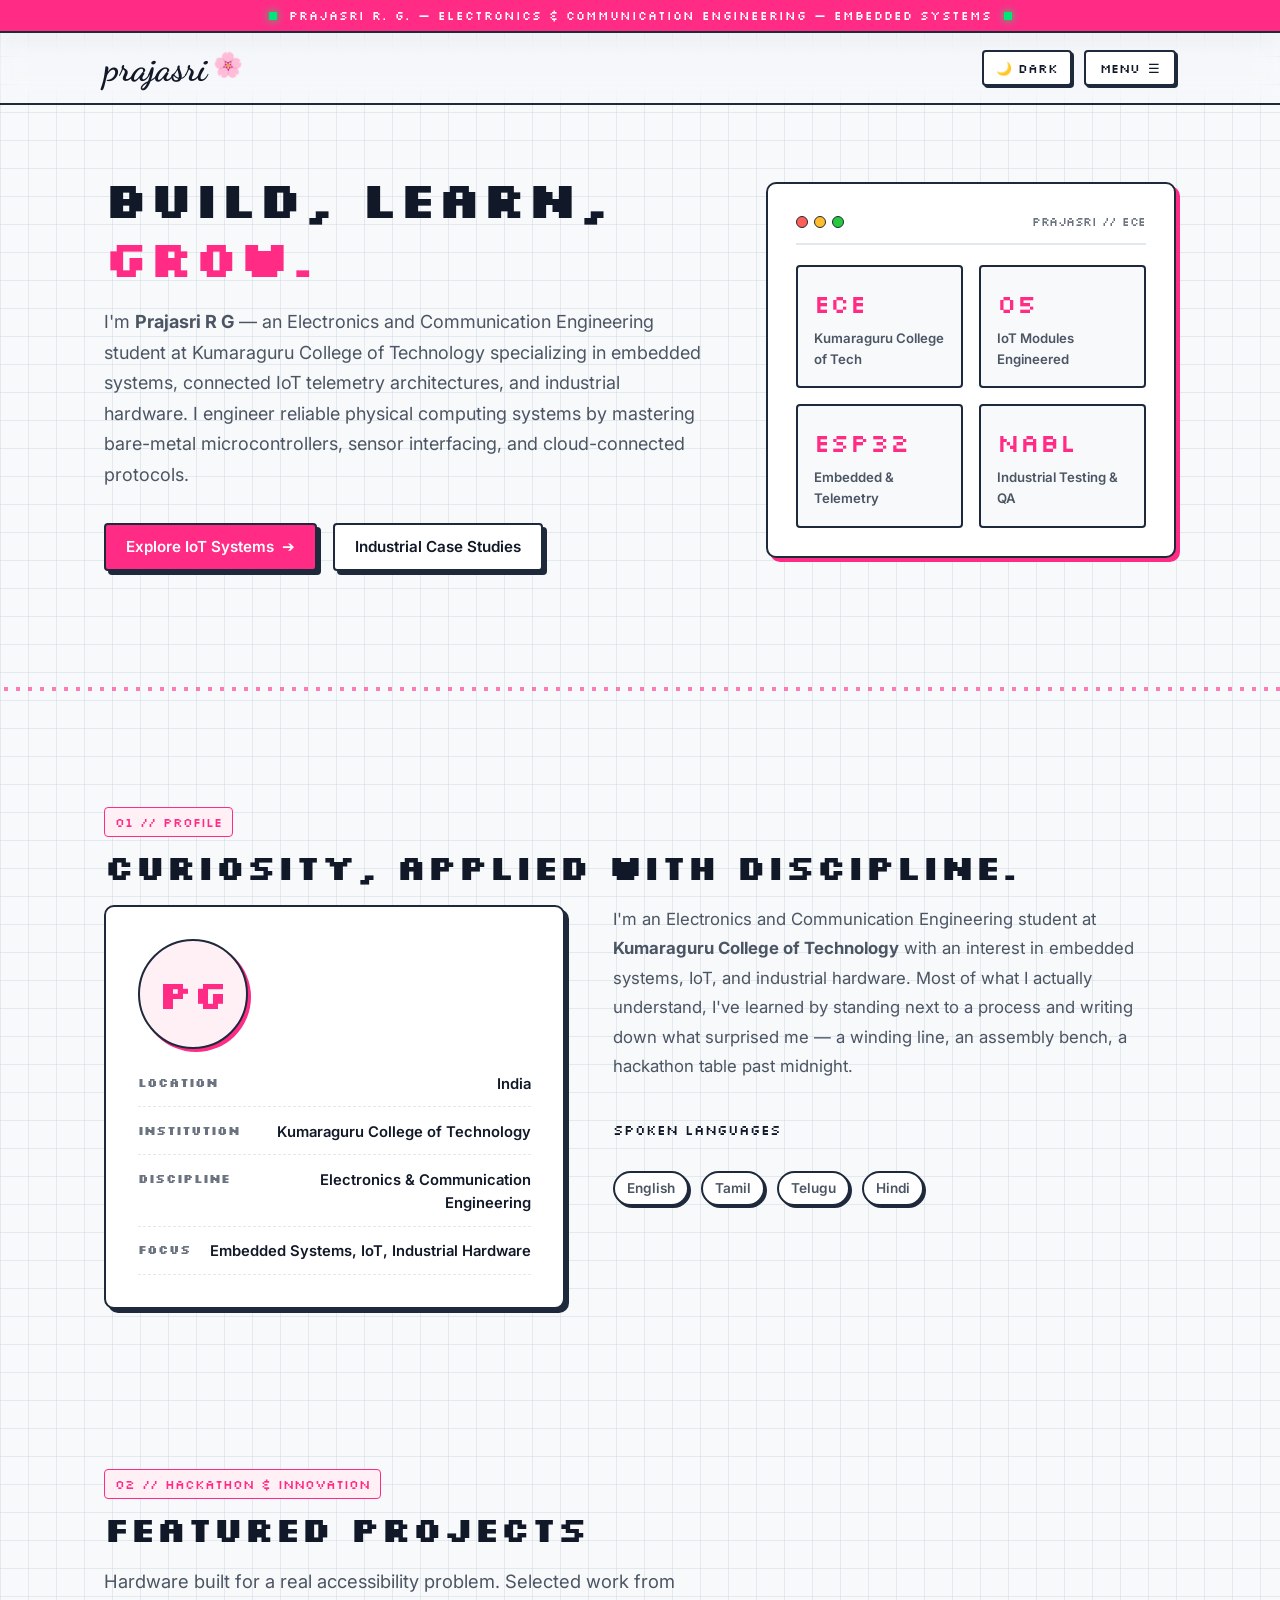
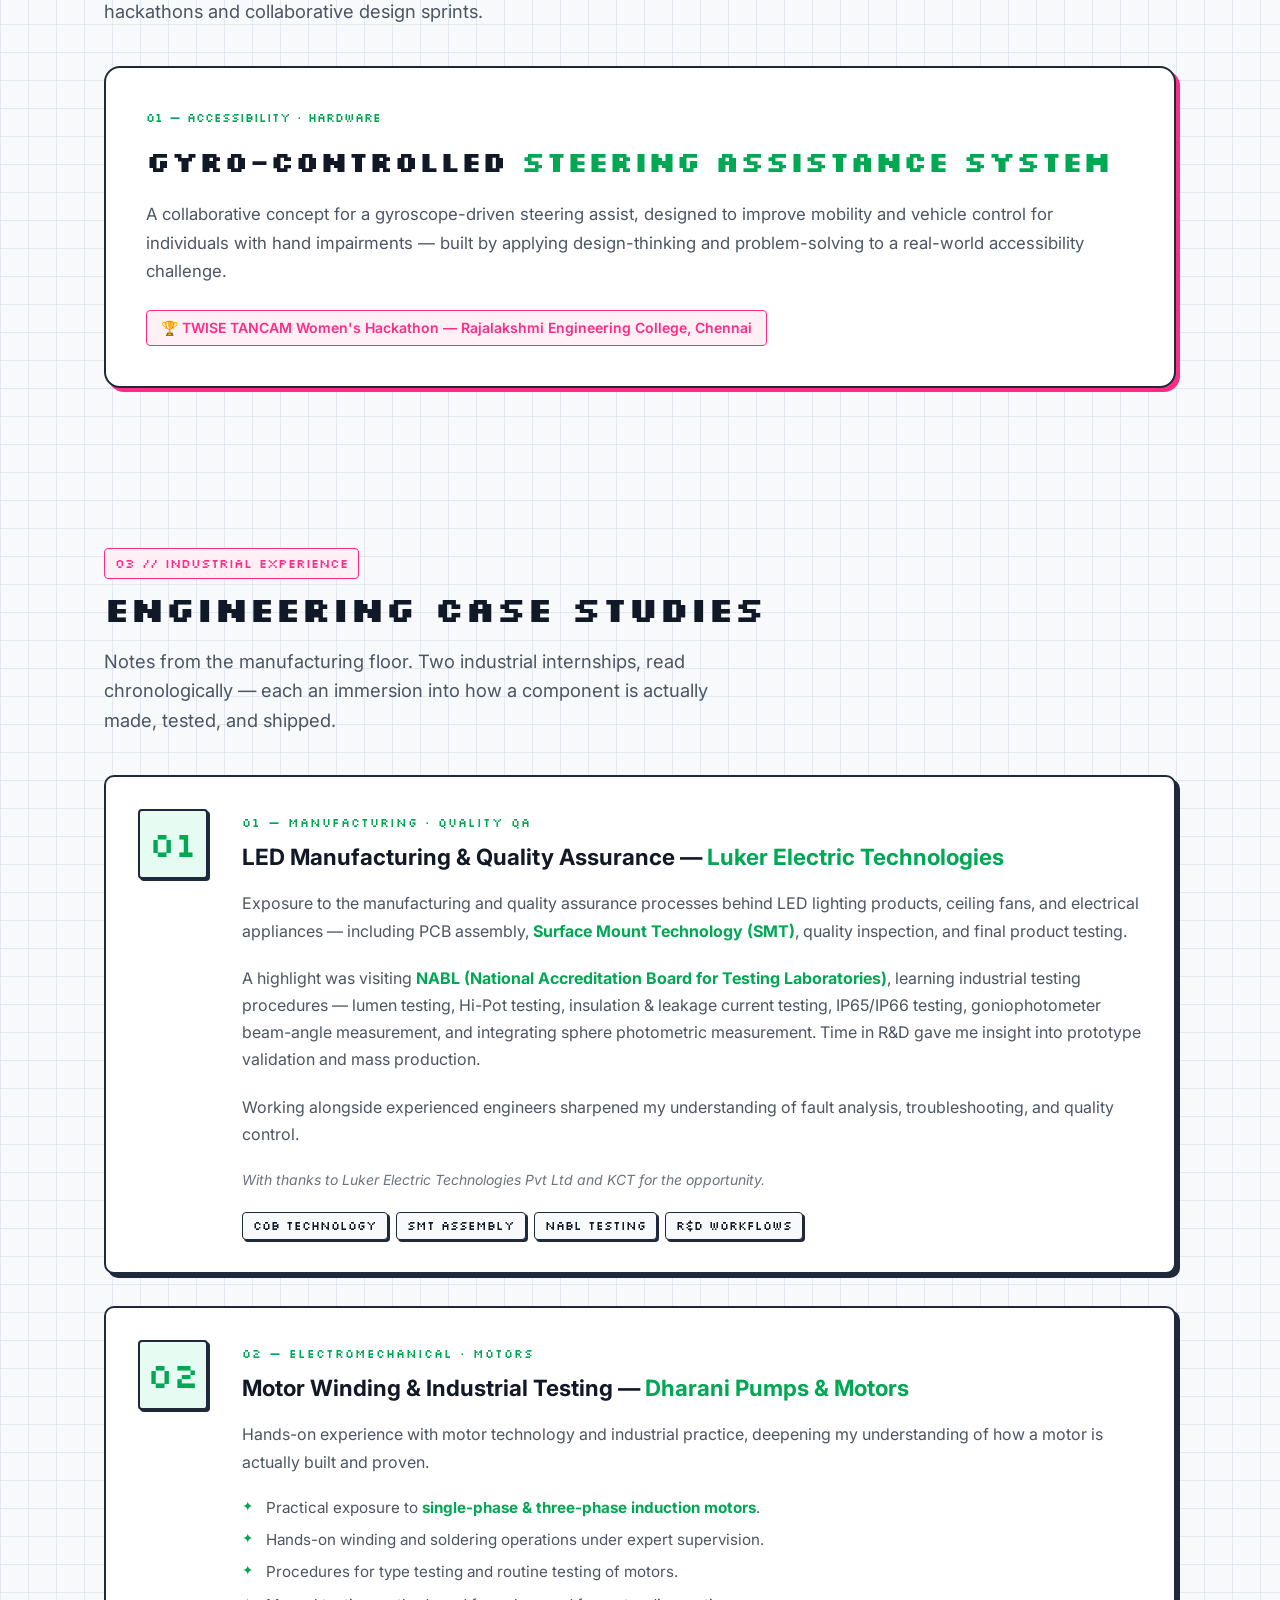
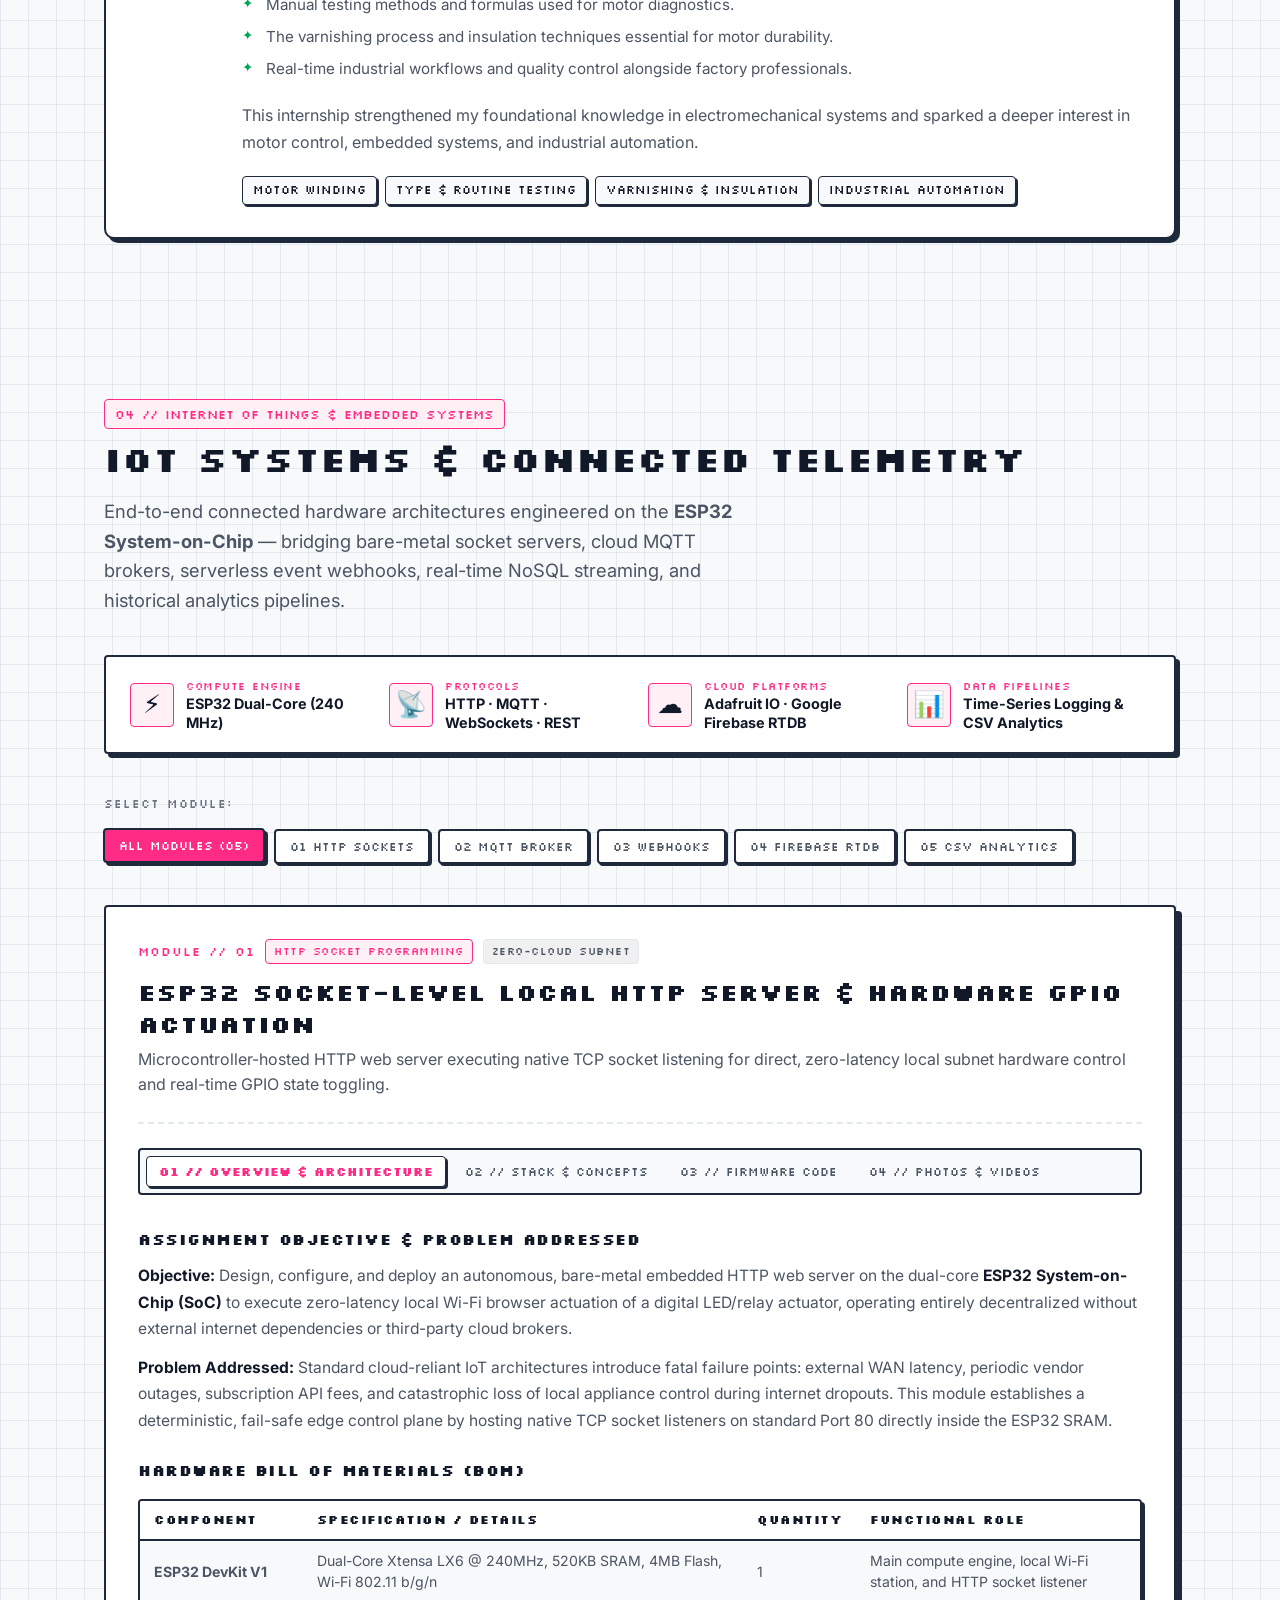
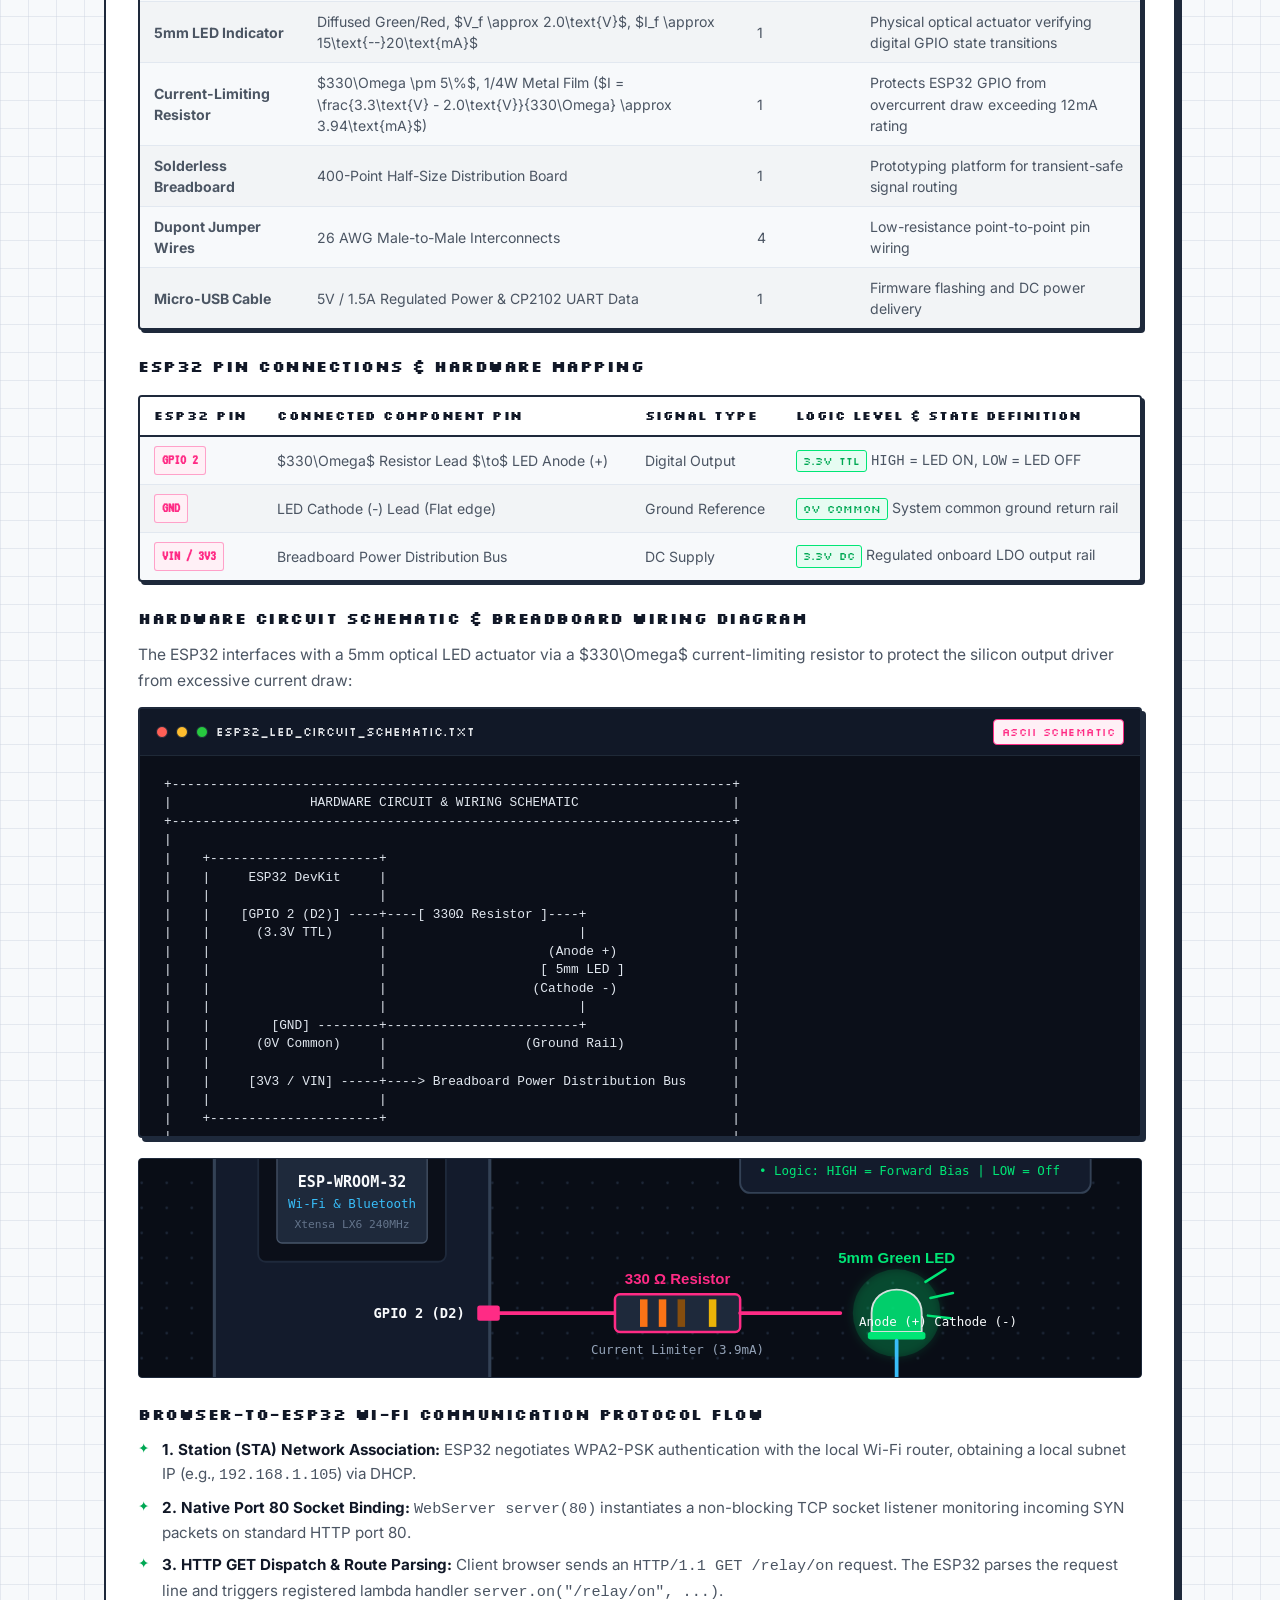
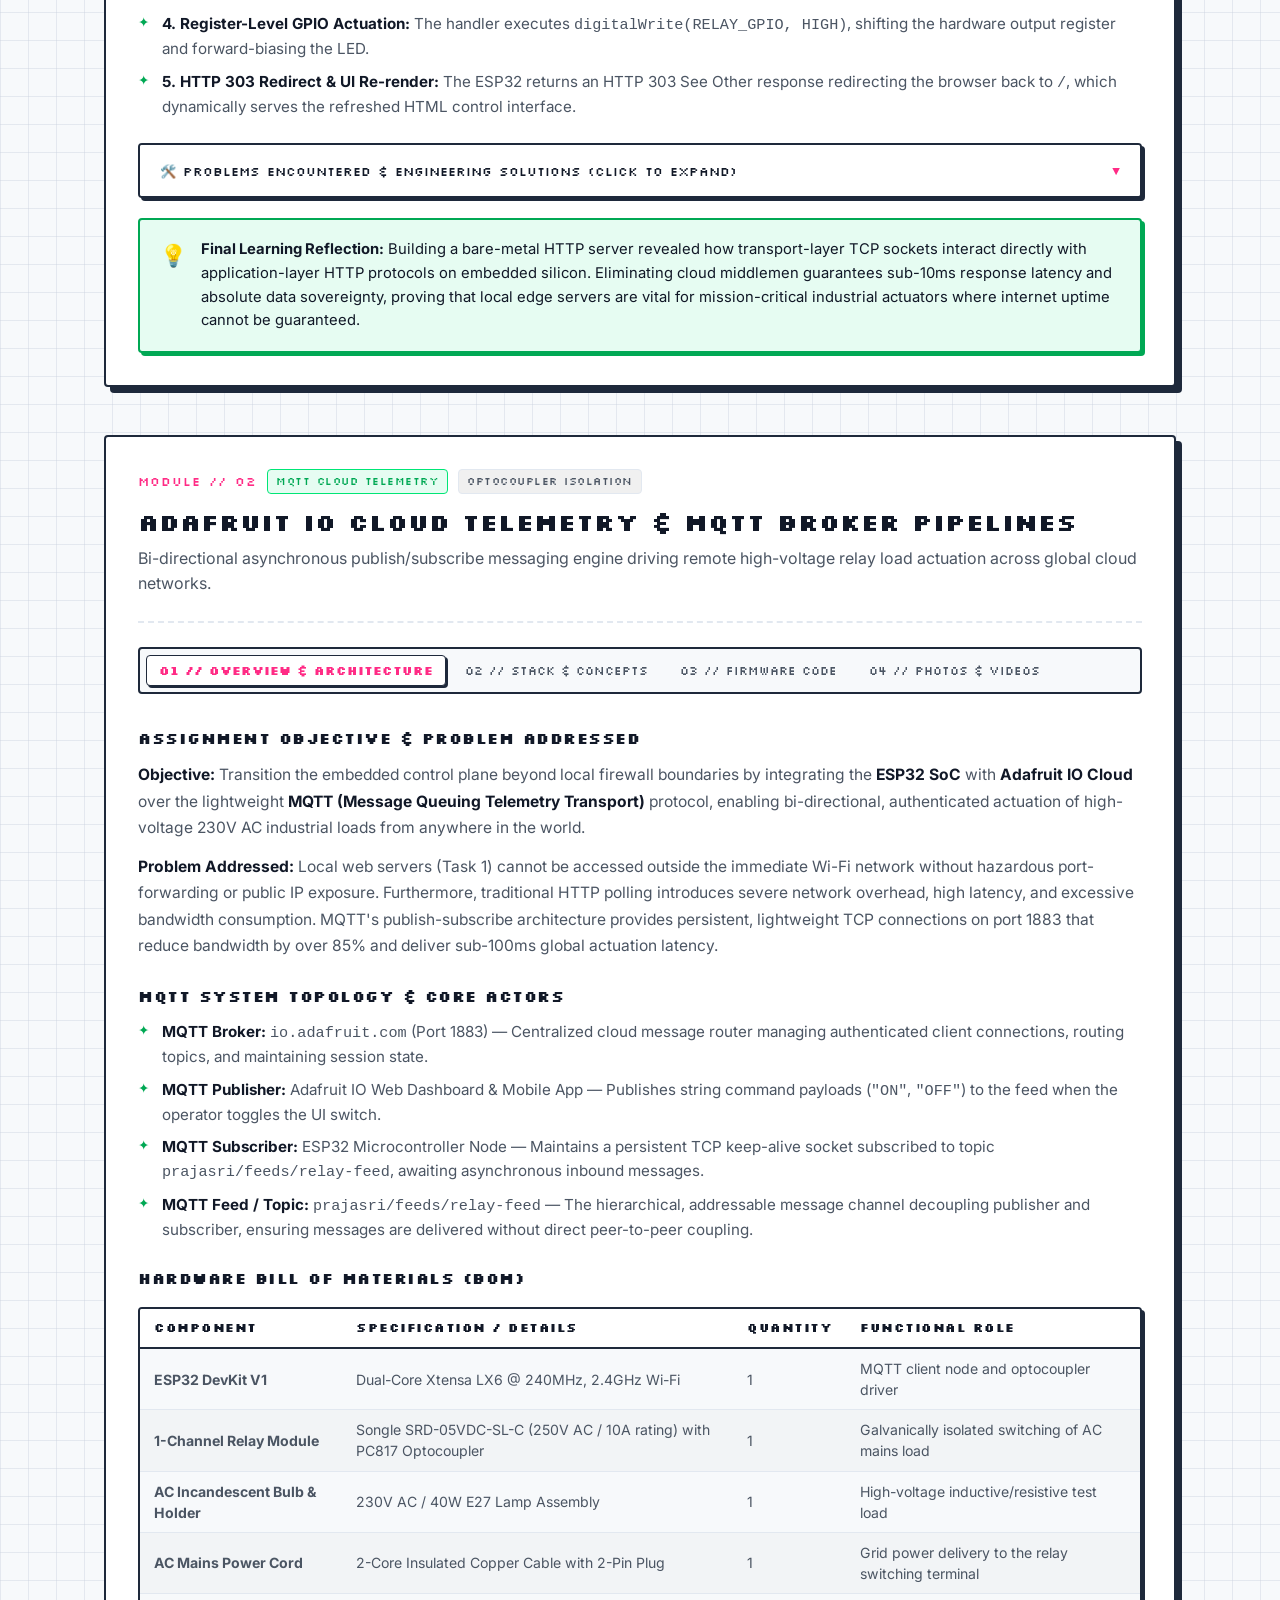
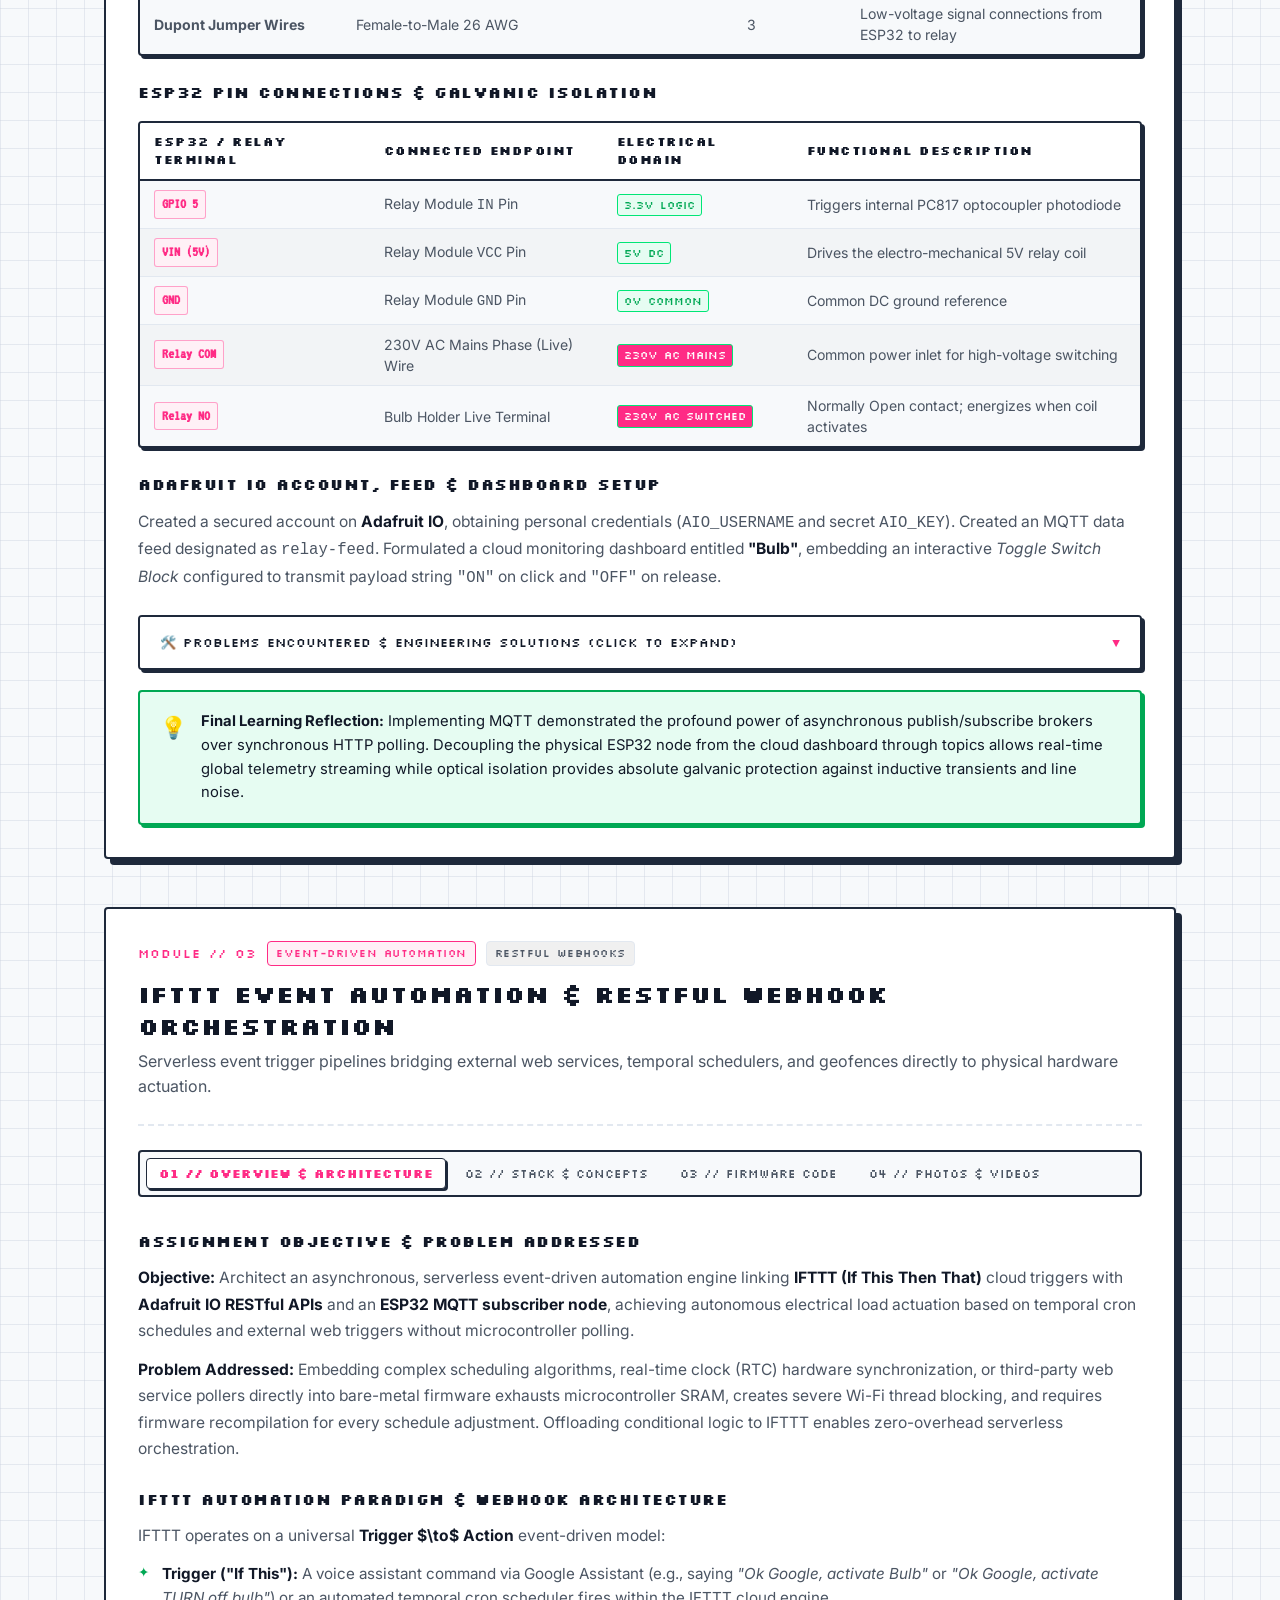
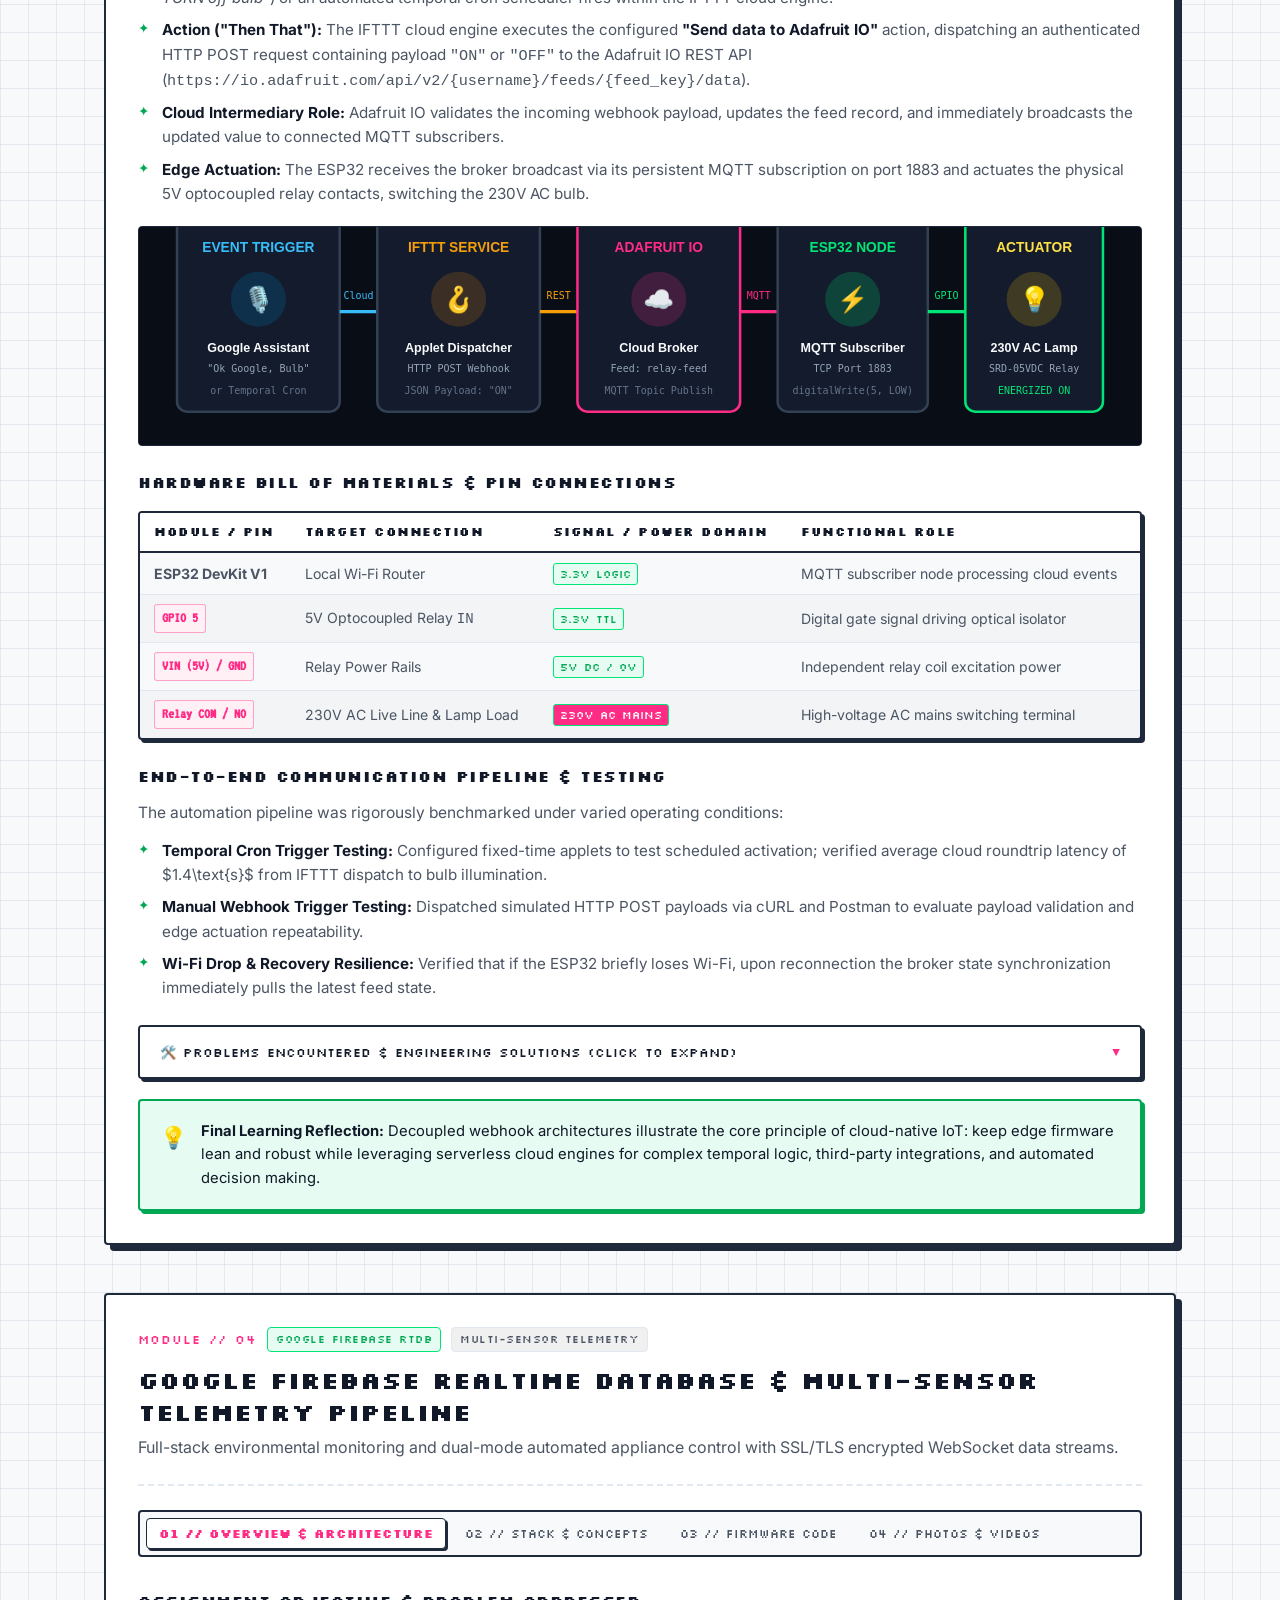
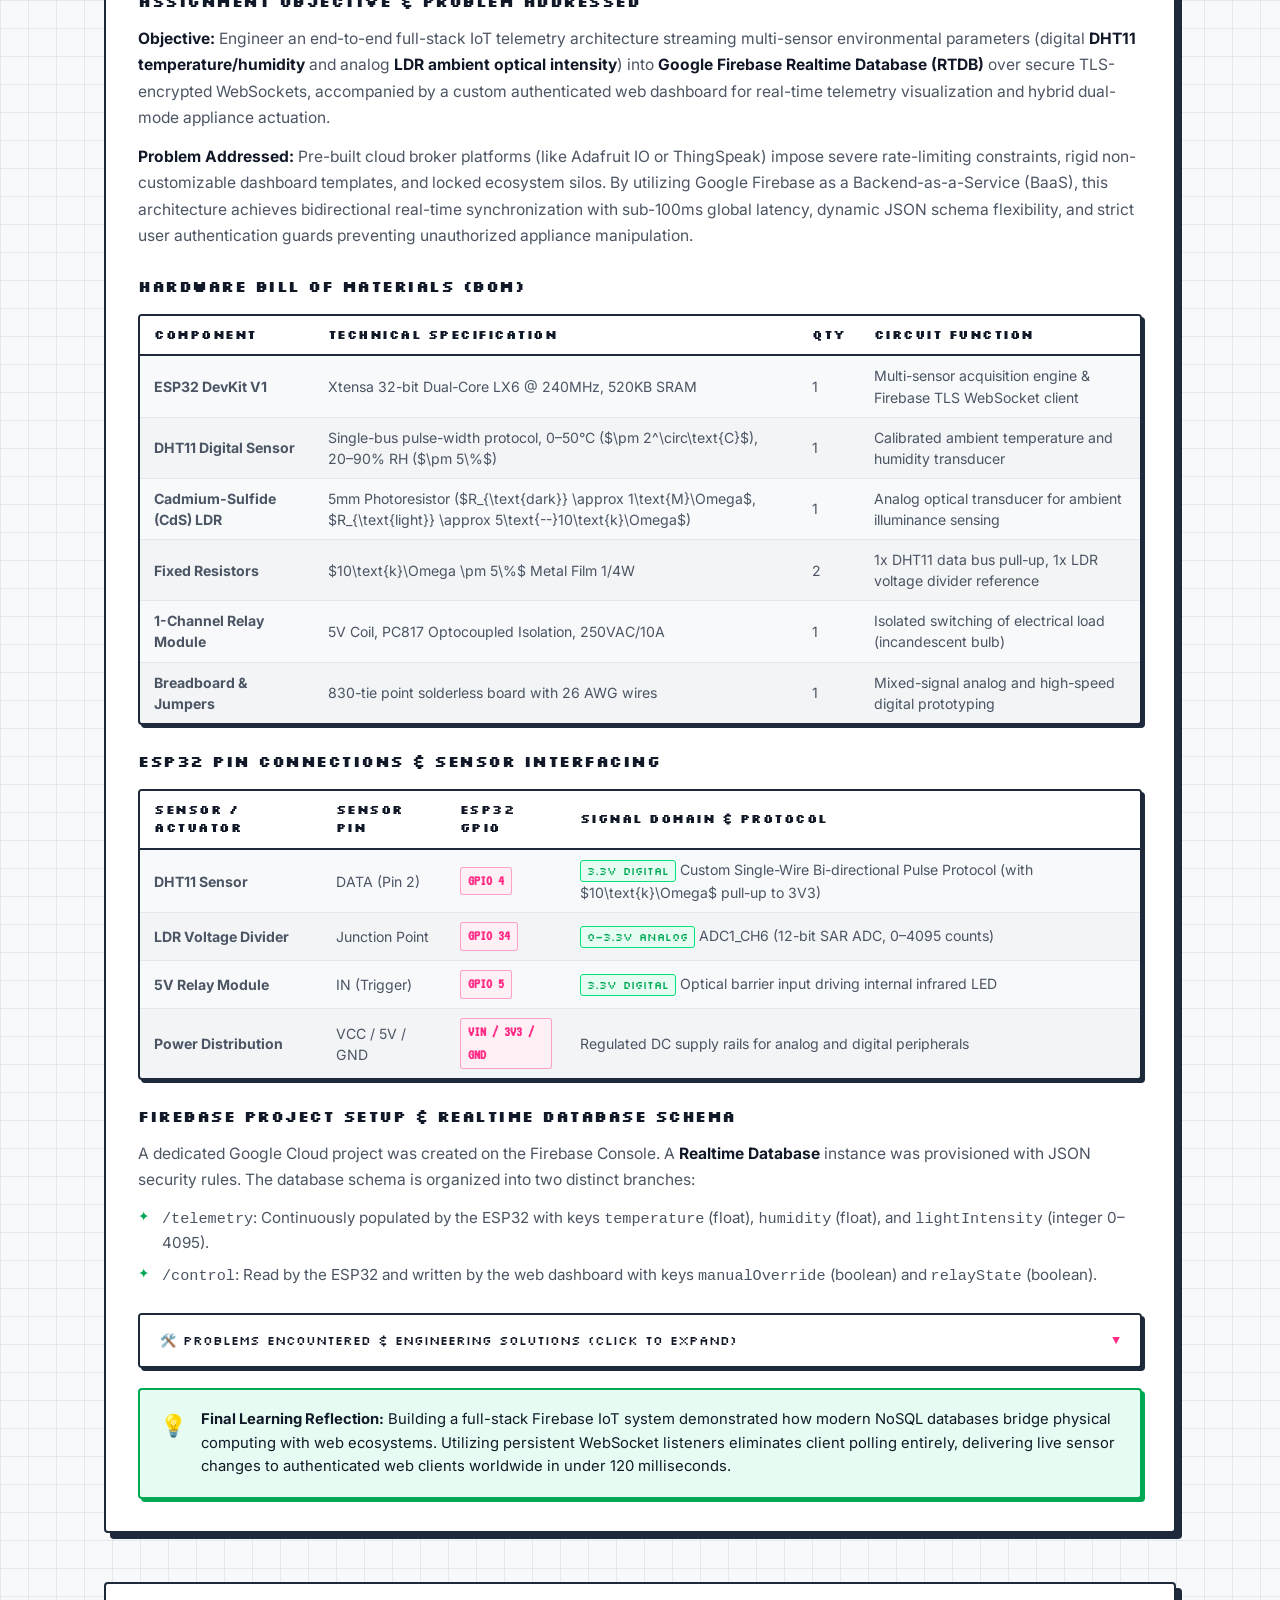
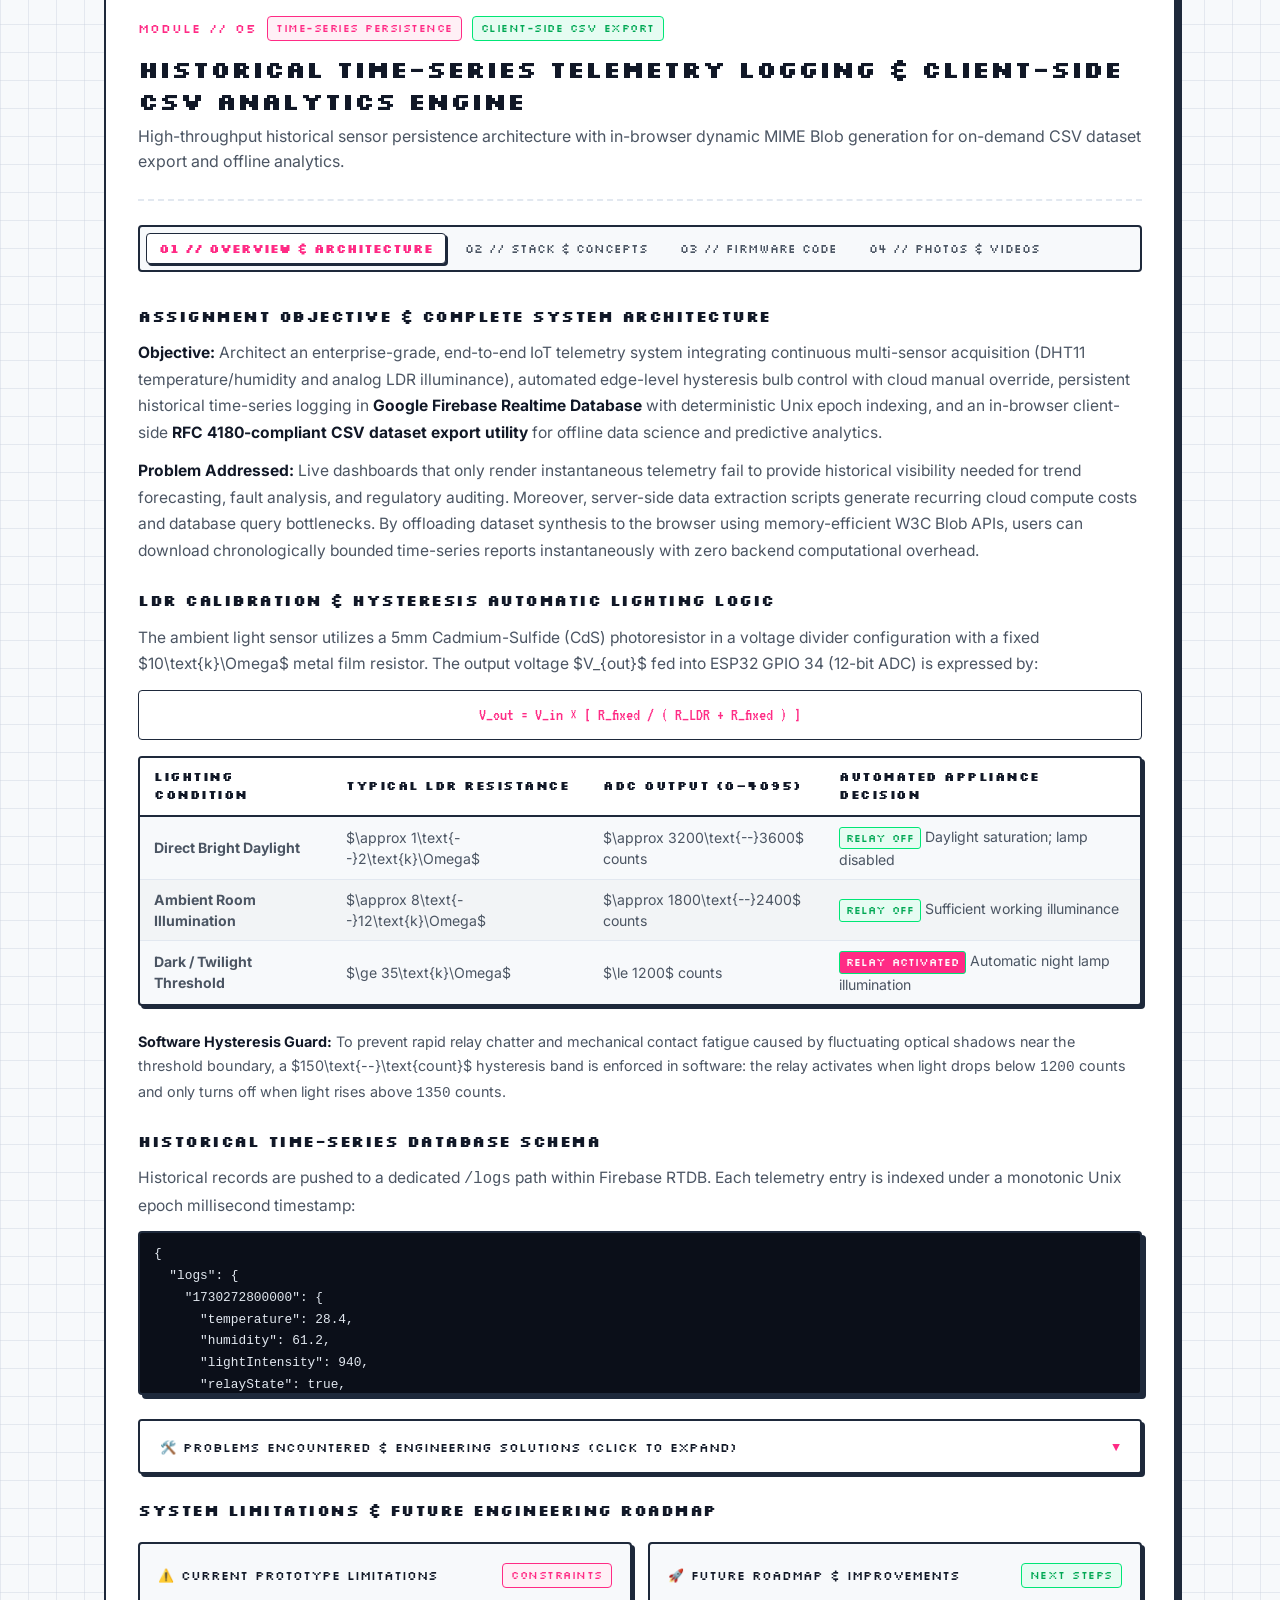
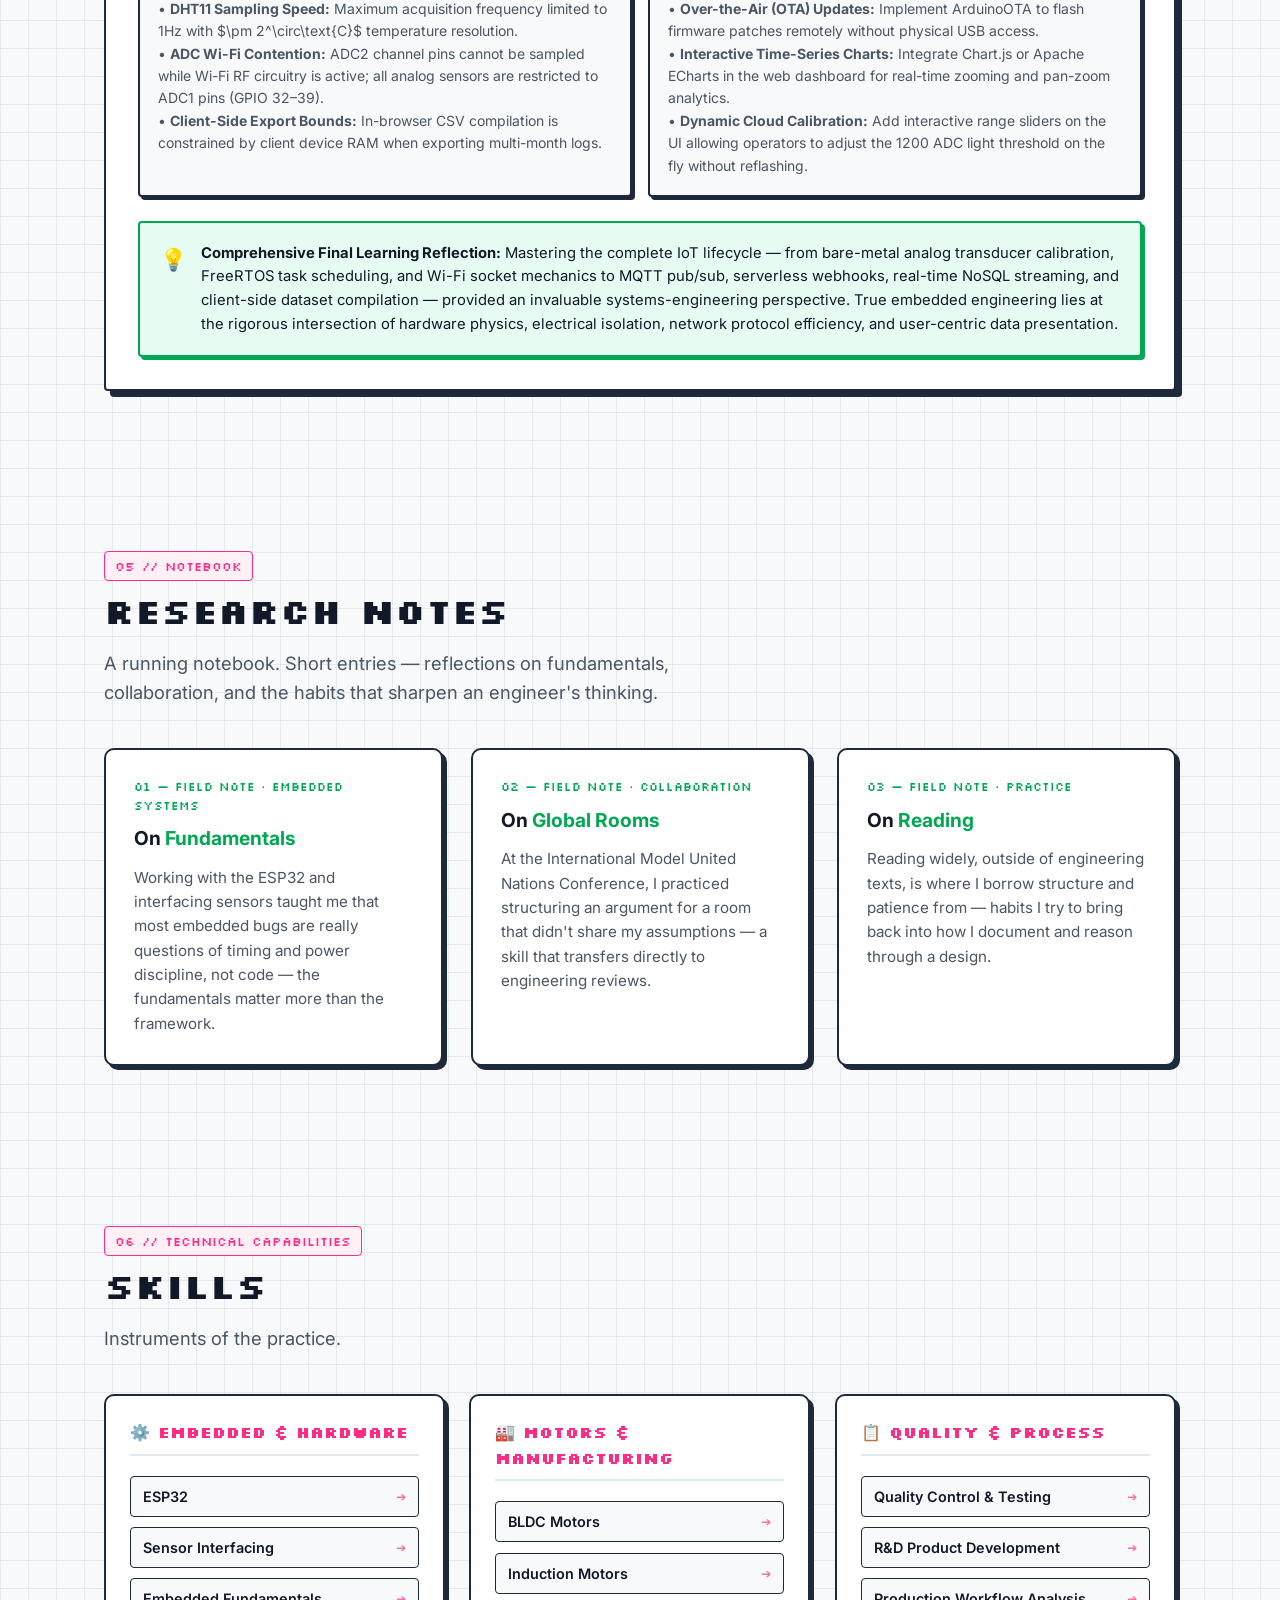
<file: index.html>
<!DOCTYPE html>
<html lang="en">
<head>
  <meta charset="UTF-8">
  <meta name="viewport" content="width=device-width, initial-scale=1.0">
  <title>Prajasri R. G. — Electronics & Communication Engineering Portfolio</title>
  <meta name="description" content="Portfolio of Prajasri R G — Electronics and Communication Engineering student at Kumaraguru College of Technology specializing in Embedded Systems, IoT, and Industrial Hardware.">
  <meta name="keywords" content="Prajasri R G, Embedded Systems, ECE, Electronics Engineering, IoT, Industrial Hardware, KCT, Luker Electric, Dharani Pumps">
  <link rel="stylesheet" href="styles.css">
  <link rel="icon" href="data:image/svg+xml,<svg xmlns=%22http://www.w3.org/2000/svg%22 viewBox=%220 0 100 100%22><text y=%22.9em%22 font-size=%2290%22>⚡</text></svg>">
</head>
<body>

  <!-- Retro Pixel Header Banner -->
  <div class="pixel-banner">
    <span class="dot"></span>
    <span>PRAJASRI R. G. — ELECTRONICS & COMMUNICATION ENGINEERING — EMBEDDED SYSTEMS</span>
    <span class="dot"></span>
  </div>

  <!-- Clean Top Navbar (Script Name alone on left, Theme + Menu toggle on right) -->
  <nav class="navbar" id="navbar">
    <div class="container nav-wrapper">
      <a href="#home" class="logo logo-script">
        <span>prajasri</span>
        <span class="flower-icon">🌸</span>
      </a>

      <div class="nav-right-actions">
        <button class="theme-btn" id="theme-toggle" aria-label="Toggle Theme">
          <span id="theme-icon">🌙</span>
          <span id="theme-text">DARK</span>
        </button>
        <button class="menu-toggle" id="menu-toggle" aria-label="Toggle Navigation Menu">
          <span>MENU</span> ☰
        </button>
      </div>
    </div>
  </nav>

  <!-- Side Navigation Drawer Overlay -->
  <div class="nav-drawer-overlay" id="nav-drawer-overlay">
    <div class="nav-drawer" id="nav-drawer">
      <div class="drawer-header">
        <div class="drawer-title">
          <span class="drawer-icon">⚙️</span>
          <span>NAVIGATION SYSTEMS // ECE</span>
        </div>
        <button class="drawer-close-btn" id="drawer-close-btn" aria-label="Close Menu">
          ✕
        </button>
      </div>

      <ul class="drawer-nav-list">
        <li>
          <a href="#home" class="drawer-nav-link active">
            <span class="drawer-num">01</span>
            <span class="drawer-text">HOME</span>
          </a>
        </li>
        <li>
          <a href="#about" class="drawer-nav-link">
            <span class="drawer-num">02</span>
            <span class="drawer-text">ABOUT</span>
          </a>
        </li>
        <li>
          <a href="#projects" class="drawer-nav-link">
            <span class="drawer-num">03</span>
            <span class="drawer-text">PROJECTS</span>
          </a>
        </li>
        <li>
          <a href="#iot" class="drawer-nav-link">
            <span class="drawer-num">04</span>
            <span class="drawer-text">IOT & EMBEDDED</span>
          </a>
        </li>
        <li>
          <a href="#case-studies" class="drawer-nav-link">
            <span class="drawer-num">05</span>
            <span class="drawer-text">CASE STUDIES</span>
          </a>
        </li>
        <li>
          <a href="#research" class="drawer-nav-link">
            <span class="drawer-num">06</span>
            <span class="drawer-text">RESEARCH NOTES</span>
          </a>
        </li>
        <li>
          <a href="#skills" class="drawer-nav-link">
            <span class="drawer-num">07</span>
            <span class="drawer-text">SKILLS</span>
          </a>
        </li>
        <li>
          <a href="#experience" class="drawer-nav-link">
            <span class="drawer-num">08</span>
            <span class="drawer-text">EXPERIENCE</span>
          </a>
        </li>
        <li>
          <a href="#protosem" class="drawer-nav-link">
            <span class="drawer-num">09</span>
            <span class="drawer-text">PROTOSEM</span>
          </a>
        </li>
        <li>
          <a href="#contact" class="drawer-nav-link">
            <span class="drawer-num">10</span>
            <span class="drawer-text">CONTACT</span>
          </a>
        </li>
      </ul>
    </div>
  </div>

  <!-- Hero Section -->
  <section class="hero" id="home">
    <div class="container hero-grid">
      <div class="hero-left">
        <h1 class="hero-title animate-pop-hero">
          Build, learn, <span>grow.</span>
        </h1>
        <p class="hero-bio">
          I'm <strong>Prajasri R G</strong> — an Electronics and Communication Engineering student at Kumaraguru College of Technology specializing in embedded systems, connected IoT telemetry architectures, and industrial hardware. I engineer reliable physical computing systems by mastering bare-metal microcontrollers, sensor interfacing, and cloud-connected protocols.
        </p>
        <div class="hero-ctas">
          <a href="#iot" class="btn btn-primary">
            <span>Explore IoT Systems</span> ➔
          </a>
          <a href="#case-studies" class="btn btn-secondary">
            <span>Industrial Case Studies</span>
          </a>
        </div>
      </div>

      <div class="hero-right">
        <div class="hero-card reveal-item">
          <div class="hero-card-header">
            <div class="window-dots">
              <span class="dot-btn dot-red"></span>
              <span class="dot-btn dot-yellow"></span>
              <span class="dot-btn dot-green"></span>
            </div>
            <span class="pixel-font" style="font-size:0.75rem; color:var(--text-muted);">PRAJASRI // ECE</span>
          </div>
          
          <div class="hero-stats-grid">
            <div class="stat-box">
              <div class="stat-number">ECE</div>
              <div class="stat-label">Kumaraguru College of Tech</div>
            </div>
            <div class="stat-box">
              <div class="stat-number">05</div>
              <div class="stat-label">IoT Modules Engineered</div>
            </div>
            <div class="stat-box">
              <div class="stat-number">ESP32</div>
              <div class="stat-label">Embedded & Telemetry</div>
            </div>
            <div class="stat-box">
              <div class="stat-number">NABL</div>
              <div class="stat-label">Industrial Testing & QA</div>
            </div>
          </div>
        </div>
      </div>
    </div>
  </section>

  <div class="pixel-divider"></div>

  <!-- About Section -->
  <section class="section" id="about">
    <div class="container">
      <div class="section-label">01 // PROFILE</div>
      <h2 class="section-title">Curiosity, applied with discipline.</h2>
      
      <div class="about-grid">
        <div class="profile-card reveal-item">
          <div class="avatar-wrapper">
            PG
          </div>
          <div class="meta-list">
            <div class="meta-item">
              <span class="label">LOCATION</span>
              <span class="value">India</span>
            </div>
            <div class="meta-item">
              <span class="label">INSTITUTION</span>
              <span class="value">Kumaraguru College of Technology</span>
            </div>
            <div class="meta-item">
              <span class="label">DISCIPLINE</span>
              <span class="value">Electronics & Communication Engineering</span>
            </div>
            <div class="meta-item">
              <span class="label">FOCUS</span>
              <span class="value">Embedded Systems, IoT, Industrial Hardware</span>
            </div>
          </div>
        </div>

        <div class="about-text-content reveal-item">
          <p>
            I'm an Electronics and Communication Engineering student at <strong>Kumaraguru College of Technology</strong> with an interest in embedded systems, IoT, and industrial hardware. Most of what I actually understand, I've learned by standing next to a process and writing down what surprised me — a winding line, an assembly bench, a hackathon table past midnight.
          </p>

          <div class="languages-heading">SPOKEN LANGUAGES</div>
          <div class="lang-tags">
            <span class="lang-tag">English</span>
            <span class="lang-tag">Tamil</span>
            <span class="lang-tag">Telugu</span>
            <span class="lang-tag">Hindi</span>
          </div>
        </div>
      </div>
    </div>
  </section>

  <!-- Featured Projects Section -->
  <section class="section" id="projects">
    <div class="container">
      <div class="section-label">02 // HACKATHON & INNOVATION</div>
      <h2 class="section-title">Featured Projects</h2>
      <p class="section-subtitle">Hardware built for a real accessibility problem. Selected work from hackathons and collaborative design sprints.</p>

      <div class="project-card reveal-item">
        <div class="card-top-tag">01 — ACCESSIBILITY · HARDWARE</div>
        <h3 class="project-title">Gyro-Controlled <span class="highlight-green">Steering Assistance System</span></h3>
        <p class="project-desc">
          A collaborative concept for a gyroscope-driven steering assist, designed to improve mobility and vehicle control for individuals with hand impairments — built by applying design-thinking and problem-solving to a real-world accessibility challenge.
        </p>
        <div class="project-location">
          <span>🏆 TWISE TANCAM Women's Hackathon — Rajalakshmi Engineering College, Chennai</span>
        </div>
      </div>
    </div>
  </section>

  <!-- Engineering Case Studies Section -->
  <section class="section" id="case-studies">
    <div class="container">
      <div class="section-label">03 // INDUSTRIAL EXPERIENCE</div>
      <h2 class="section-title">Engineering Case Studies</h2>
      <p class="section-subtitle">Notes from the manufacturing floor. Two industrial internships, read chronologically — each an immersion into how a component is actually made, tested, and shipped.</p>

      <div class="case-studies-grid">
        <!-- Internship 01 -->
        <div class="case-card reveal-item">
          <div class="case-num">01</div>
          <div class="case-body">
            <div class="case-content-header">
              <span class="case-role">01 — MANUFACTURING · QUALITY QA</span>
              <h3 class="case-company">LED Manufacturing & Quality Assurance — <span class="highlight-green">Luker Electric Technologies</span></h3>
            </div>
            <p class="case-text">
              Exposure to the manufacturing and quality assurance processes behind LED lighting products, ceiling fans, and electrical appliances — including PCB assembly, <span class="highlight-green">Surface Mount Technology (SMT)</span>, quality inspection, and final product testing.
            </p>
            <p class="case-text">
              A highlight was visiting <span class="highlight-green">NABL (National Accreditation Board for Testing Laboratories)</span>, learning industrial testing procedures — lumen testing, Hi-Pot testing, insulation & leakage current testing, IP65/IP66 testing, goniophotometer beam-angle measurement, and integrating sphere photometric measurement. Time in R&D gave me insight into prototype validation and mass production.
            </p>
            <p class="case-text">
              Working alongside experienced engineers sharpened my understanding of fault analysis, troubleshooting, and quality control.
            </p>
            <p class="case-text" style="font-size:0.875rem; font-style:italic; color:var(--text-muted);">
              With thanks to Luker Electric Technologies Pvt Ltd and KCT for the opportunity.
            </p>
            <div class="tech-tags">
              <span class="tech-tag">COB Technology</span>
              <span class="tech-tag">SMT Assembly</span>
              <span class="tech-tag">NABL Testing</span>
              <span class="tech-tag">R&D Workflows</span>
            </div>
          </div>
        </div>

        <!-- Internship 02 -->
        <div class="case-card reveal-item">
          <div class="case-num">02</div>
          <div class="case-body">
            <div class="case-content-header">
              <span class="case-role">02 — ELECTROMECHANICAL · MOTORS</span>
              <h3 class="case-company">Motor Winding & Industrial Testing — <span class="highlight-green">Dharani Pumps & Motors</span></h3>
            </div>
            <p class="case-text">
              Hands-on experience with motor technology and industrial practice, deepening my understanding of how a motor is actually built and proven.
            </p>
            <ul class="case-list">
              <li>Practical exposure to <span class="highlight-green">single-phase & three-phase induction motors</span>.</li>
              <li>Hands-on winding and soldering operations under expert supervision.</li>
              <li>Procedures for type testing and routine testing of motors.</li>
              <li>Manual testing methods and formulas used for motor diagnostics.</li>
              <li>The varnishing process and insulation techniques essential for motor durability.</li>
              <li>Real-time industrial workflows and quality control alongside factory professionals.</li>
            </ul>
            <p class="case-text">
              This internship strengthened my foundational knowledge in electromechanical systems and sparked a deeper interest in motor control, embedded systems, and industrial automation.
            </p>
            <div class="tech-tags">
              <span class="tech-tag">Motor Winding</span>
              <span class="tech-tag">Type & Routine Testing</span>
              <span class="tech-tag">Varnishing & Insulation</span>
              <span class="tech-tag">Industrial Automation</span>
            </div>
          </div>
        </div>
      </div>
    </div>
  </section>

  <!-- IoT & Connected Embedded Systems Section -->
  <section class="section" id="iot">
    <div class="container">
      <div class="section-label">04 // INTERNET OF THINGS & EMBEDDED SYSTEMS</div>
      <h2 class="section-title">IoT Systems & Connected Telemetry</h2>
      <p class="section-subtitle">
        End-to-end connected hardware architectures engineered on the <strong>ESP32 System-on-Chip</strong> — bridging bare-metal socket servers, cloud MQTT brokers, serverless event webhooks, real-time NoSQL streaming, and historical analytics pipelines.
      </p>

      <!-- IoT Capabilities Quick Bar -->
      <div class="iot-stats-bar reveal-item">
        <div class="iot-stat-cell">
          <span class="iot-stat-icon">⚡</span>
          <div>
            <div class="iot-stat-title">COMPUTE ENGINE</div>
            <div class="iot-stat-val">ESP32 Dual-Core (240 MHz)</div>
          </div>
        </div>
        <div class="iot-stat-cell">
          <span class="iot-stat-icon">📡</span>
          <div>
            <div class="iot-stat-title">PROTOCOLS</div>
            <div class="iot-stat-val">HTTP · MQTT · WebSockets · REST</div>
          </div>
        </div>
        <div class="iot-stat-cell">
          <span class="iot-stat-icon">☁️</span>
          <div>
            <div class="iot-stat-title">CLOUD PLATFORMS</div>
            <div class="iot-stat-val">Adafruit IO · Google Firebase RTDB</div>
          </div>
        </div>
        <div class="iot-stat-cell">
          <span class="iot-stat-icon">📊</span>
          <div>
            <div class="iot-stat-title">DATA PIPELINES</div>
            <div class="iot-stat-val">Time-Series Logging & CSV Analytics</div>
          </div>
        </div>
      </div>

      <!-- Module Filter Navigation -->
      <div class="iot-filter-wrapper reveal-item">
        <span class="iot-filter-label">SELECT MODULE:</span>
        <div class="iot-filter-nav" id="iot-filter-nav">
          <button class="iot-filter-btn active" data-filter="all">ALL MODULES (05)</button>
          <button class="iot-filter-btn" data-filter="task-01">01 HTTP SOCKETS</button>
          <button class="iot-filter-btn" data-filter="task-02">02 MQTT BROKER</button>
          <button class="iot-filter-btn" data-filter="task-03">03 WEBHOOKS</button>
          <button class="iot-filter-btn" data-filter="task-04">04 FIREBASE RTDB</button>
          <button class="iot-filter-btn" data-filter="task-05">05 CSV ANALYTICS</button>
        </div>
      </div>

      <div class="iot-modules-grid">
        
        <!-- MODULE 01 -->
        <article class="iot-task-card reveal-item" id="task-01" data-module="task-01">
          <div class="iot-card-header">
            <div class="iot-header-meta">
              <div class="iot-module-num">MODULE // 01</div>
              <span class="iot-badge iot-badge-pink">HTTP SOCKET PROGRAMMING</span>
              <span class="iot-badge iot-badge-dark">ZERO-CLOUD SUBNET</span>
            </div>
            <h3 class="iot-card-title">ESP32 Socket-Level Local HTTP Server & Hardware GPIO Actuation</h3>
            <p class="iot-card-desc">
              Microcontroller-hosted HTTP web server executing native TCP socket listening for direct, zero-latency local subnet hardware control and real-time GPIO state toggling.
            </p>
          </div>

          <!-- Card Subtabs -->
          <div class="iot-subtabs-nav">
            <button class="iot-subtab-btn active" data-tab="overview">01 // OVERVIEW & ARCHITECTURE</button>
            <button class="iot-subtab-btn" data-tab="stack">02 // STACK & CONCEPTS</button>
            <button class="iot-subtab-btn" data-tab="firmware">03 // FIRMWARE CODE</button>
            <button class="iot-subtab-btn" data-tab="media">04 // PHOTOS & VIDEOS</button>
          </div>

          <!-- TAB 1: OVERVIEW -->
          <div class="iot-tab-pane active" data-pane="overview">
            <div class="iot-pane-content">
              <h4 class="iot-subheading">Assignment Objective & Problem Addressed</h4>
              <p class="iot-prose">
                <strong>Objective:</strong> Design, configure, and deploy an autonomous, bare-metal embedded HTTP web server on the dual-core <strong>ESP32 System-on-Chip (SoC)</strong> to execute zero-latency local Wi-Fi browser actuation of a digital LED/relay actuator, operating entirely decentralized without external internet dependencies or third-party cloud brokers.
              </p>
              <p class="iot-prose" style="margin-top:0.75rem;">
                <strong>Problem Addressed:</strong> Standard cloud-reliant IoT architectures introduce fatal failure points: external WAN latency, periodic vendor outages, subscription API fees, and catastrophic loss of local appliance control during internet dropouts. This module establishes a deterministic, fail-safe edge control plane by hosting native TCP socket listeners on standard Port 80 directly inside the ESP32 SRAM.
              </p>

              <h4 class="iot-subheading" style="margin-top:1.5rem;">Hardware Bill of Materials (BOM)</h4>
              <div class="iot-table-wrapper">
                <table class="iot-table">
                  <thead>
                    <tr>
                      <th>Component</th>
                      <th>Specification / Details</th>
                      <th>Quantity</th>
                      <th>Functional Role</th>
                    </tr>
                  </thead>
                  <tbody>
                    <tr>
                      <td><strong>ESP32 DevKit V1</strong></td>
                      <td>Dual-Core Xtensa LX6 @ 240MHz, 520KB SRAM, 4MB Flash, Wi-Fi 802.11 b/g/n</td>
                      <td>1</td>
                      <td>Main compute engine, local Wi-Fi station, and HTTP socket listener</td>
                    </tr>
                    <tr>
                      <td><strong>5mm LED Indicator</strong></td>
                      <td>Diffused Green/Red, $V_f \approx 2.0\text{V}$, $I_f \approx 15\text{--}20\text{mA}$</td>
                      <td>1</td>
                      <td>Physical optical actuator verifying digital GPIO state transitions</td>
                    </tr>
                    <tr>
                      <td><strong>Current-Limiting Resistor</strong></td>
                      <td>$330\Omega \pm 5\%$, 1/4W Metal Film ($I = \frac{3.3\text{V} - 2.0\text{V}}{330\Omega} \approx 3.94\text{mA}$)</td>
                      <td>1</td>
                      <td>Protects ESP32 GPIO from overcurrent draw exceeding 12mA rating</td>
                    </tr>
                    <tr>
                      <td><strong>Solderless Breadboard</strong></td>
                      <td>400-Point Half-Size Distribution Board</td>
                      <td>1</td>
                      <td>Prototyping platform for transient-safe signal routing</td>
                    </tr>
                    <tr>
                      <td><strong>Dupont Jumper Wires</strong></td>
                      <td>26 AWG Male-to-Male Interconnects</td>
                      <td>4</td>
                      <td>Low-resistance point-to-point pin wiring</td>
                    </tr>
                    <tr>
                      <td><strong>Micro-USB Cable</strong></td>
                      <td>5V / 1.5A Regulated Power &amp; CP2102 UART Data</td>
                      <td>1</td>
                      <td>Firmware flashing and DC power delivery</td>
                    </tr>
                  </tbody>
                </table>
              </div>

              <h4 class="iot-subheading" style="margin-top:1.5rem;">ESP32 Pin Connections &amp; Hardware Mapping</h4>
              <div class="iot-table-wrapper">
                <table class="iot-table">
                  <thead>
                    <tr>
                      <th>ESP32 Pin</th>
                      <th>Connected Component Pin</th>
                      <th>Signal Type</th>
                      <th>Logic Level &amp; State Definition</th>
                    </tr>
                  </thead>
                  <tbody>
                    <tr>
                      <td><span class="iot-pin-badge">GPIO 2</span></td>
                      <td>$330\Omega$ Resistor Lead $\to$ LED Anode (+)</td>
                      <td>Digital Output</td>
                      <td><span class="iot-volt-badge">3.3V TTL</span> <code>HIGH</code> = LED ON, <code>LOW</code> = LED OFF</td>
                    </tr>
                    <tr>
                      <td><span class="iot-pin-badge">GND</span></td>
                      <td>LED Cathode (-) Lead (Flat edge)</td>
                      <td>Ground Reference</td>
                      <td><span class="iot-volt-badge">0V Common</span> System common ground return rail</td>
                    </tr>
                    <tr>
                      <td><span class="iot-pin-badge">VIN / 3V3</span></td>
                      <td>Breadboard Power Distribution Bus</td>
                      <td>DC Supply</td>
                      <td><span class="iot-volt-badge">3.3V DC</span> Regulated onboard LDO output rail</td>
                    </tr>
                  </tbody>
                </table>
              </div>

              <!-- Circuit & Wiring Schematic Diagram -->
              <h4 class="iot-subheading" style="margin-top:1.5rem;">Hardware Circuit Schematic &amp; Breadboard Wiring Diagram</h4>
              <p class="iot-prose">
                The ESP32 interfaces with a 5mm optical LED actuator via a $330\Omega$ current-limiting resistor to protect the silicon output driver from excessive current draw:
              </p>
              
              <!-- ASCII Circuit Diagram Block -->
              <div class="iot-code-container" style="margin: 0.75rem 0 1.25rem;">
                <div class="iot-code-header">
                  <div class="iot-code-filename">
                    <span class="dot-btn dot-red"></span>
                    <span class="dot-btn dot-yellow"></span>
                    <span class="dot-btn dot-green"></span>
                    <span>ESP32_LED_Circuit_Schematic.txt</span>
                  </div>
                  <span class="iot-badge iot-badge-pink" style="font-size:0.7rem;">ASCII SCHEMATIC</span>
                </div>
                <pre class="iot-code-block" style="font-size:0.8rem; line-height:1.45;"><code id="code-task-01-schematic">+-------------------------------------------------------------------------+
|                  HARDWARE CIRCUIT &amp; WIRING SCHEMATIC                    |
+-------------------------------------------------------------------------+
|                                                                         |
|    +----------------------+                                             |
|    |     ESP32 DevKit     |                                             |
|    |                      |                                             |
|    |    [GPIO 2 (D2)] ----+----[ 330Ω Resistor ]----+                   |
|    |      (3.3V TTL)      |                         |                   |
|    |                      |                     (Anode +)               |
|    |                      |                    [ 5mm LED ]              |
|    |                      |                   (Cathode -)               |
|    |                      |                         |                   |
|    |        [GND] --------+-------------------------+                   |
|    |      (0V Common)     |                  (Ground Rail)              |
|    |                      |                                             |
|    |     [3V3 / VIN] -----+----> Breadboard Power Distribution Bus      |
|    |                      |                                             |
|    +----------------------+                                             |
|                                                                         |
|    Current: I = (3.3V - 2.0V) / 330Ω ≈ 3.94mA &lt; 12mA max GPIO rating    |
+-------------------------------------------------------------------------+</code></pre>
              </div>

              <!-- SVG Visual Circuit Diagram -->
              <div class="iot-img-wrapper" data-src="assets/iot/task-1/task1_circuit_schematic.svg" data-caption="ESP32 DevKit V1 to 5mm LED circuit schematic with 330Ω current-limiting resistor and breadboard interconnects." style="margin-bottom:1.5rem; border-radius:var(--radius-sm); overflow:hidden; border:1.5px solid var(--border-dark);">
                <img src="assets/iot/task-1/task1_circuit_schematic.svg" alt="ESP32 LED Circuit Schematic Diagram" class="iot-img" loading="lazy" style="width:100%; display:block;">
                <div class="iot-img-overlay"><span>🔍 View Full Resolution Schematic</span></div>
              </div>

              <h4 class="iot-subheading" style="margin-top:1.5rem;">Browser-to-ESP32 Wi-Fi Communication Protocol Flow</h4>
              <ul class="iot-feature-list">
                <li><strong>1. Station (STA) Network Association:</strong> ESP32 negotiates WPA2-PSK authentication with the local Wi-Fi router, obtaining a local subnet IP (e.g., <code>192.168.1.105</code>) via DHCP.</li>
                <li><strong>2. Native Port 80 Socket Binding:</strong> <code>WebServer server(80)</code> instantiates a non-blocking TCP socket listener monitoring incoming SYN packets on standard HTTP port 80.</li>
                <li><strong>3. HTTP GET Dispatch &amp; Route Parsing:</strong> Client browser sends an <code>HTTP/1.1 GET /relay/on</code> request. The ESP32 parses the request line and triggers registered lambda handler <code>server.on("/relay/on", ...)</code>.</li>
                <li><strong>4. Register-Level GPIO Actuation:</strong> The handler executes <code>digitalWrite(RELAY_GPIO, HIGH)</code>, shifting the hardware output register and forward-biasing the LED.</li>
                <li><strong>5. HTTP 303 Redirect &amp; UI Re-render:</strong> The ESP32 returns an HTTP 303 See Other response redirecting the browser back to <code>/</code>, which dynamically serves the refreshed HTML control interface.</li>
              </ul>

              <!-- Problems Encountered & Solutions Collapsible Box -->
              <details class="iot-troubleshooting-box">
                <summary class="iot-troubleshooting-summary">
                  <span>🛠️ PROBLEMS ENCOUNTERED &amp; ENGINEERING SOLUTIONS (CLICK TO EXPAND)</span>
                  <span style="font-size:0.8rem; color:var(--accent-pink);">▼</span>
                </summary>
                <div class="iot-troubleshooting-content">
                  <div class="iot-trouble-item">
                    <div class="iot-trouble-title">Problem 1: Wi-Fi Reconnection Freezes &amp; TCP Socket Drops</div>
                    <p class="iot-trouble-desc">
                      During transient router signal drops or DHCP lease renewals, blocking Wi-Fi reconnect routines inside <code>loop()</code> halted the single-threaded web server, freezing UI responsiveness and dropping active HTTP connections.
                    </p>
                    <div>
                      <span class="iot-solution-tag">ENGINEERING FIX</span>
                      <span class="iot-prose" style="font-size:0.88rem;">Implemented a non-blocking background connection monitor in <code>loop()</code> checking <code>WiFi.status() != WL_CONNECTED</code> with exponential backoff timers, preserving continuous socket listening without freezing the microcontroller core.</span>
                    </div>
                  </div>
                  <div class="iot-trouble-item">
                    <div class="iot-trouble-title">Problem 2: Dynamic DHCP IP Shifting Requiring UART Discovery</div>
                    <p class="iot-trouble-desc">
                      Every router reboot leased a new dynamic IP address to the ESP32, forcing the engineer to reconnect the USB cable and open the serial monitor to discover the updated web server address.
                    </p>
                    <div>
                      <span class="iot-solution-tag">ENGINEERING FIX</span>
                      <span class="iot-prose" style="font-size:0.88rem;">Integrated Multicast DNS (<code>ESPmDNS.h</code>) broadcasting the persistent local hostname <code>http://esp32-webserver.local</code>, enabling seamless zero-configuration browser access from any subnet device without manual IP lookup.</span>
                    </div>
                  </div>
                </div>
              </details>

              <div class="iot-takeaway-box">
                <span class="iot-takeaway-icon">💡</span>
                <div>
                  <strong>Final Learning Reflection:</strong> Building a bare-metal HTTP server revealed how transport-layer TCP sockets interact directly with application-layer HTTP protocols on embedded silicon. Eliminating cloud middlemen guarantees sub-10ms response latency and absolute data sovereignty, proving that local edge servers are vital for mission-critical industrial actuators where internet uptime cannot be guaranteed.
                </div>
              </div>
            </div>
          </div>

          <!-- TAB 2: STACK & CONCEPTS -->
          <div class="iot-tab-pane" data-pane="stack">
            <div class="iot-pane-content">
              <h4 class="iot-subheading">Hardware, Protocols & Software Stack</h4>
              <div class="iot-stack-tags">
                <span class="iot-stack-tag">ESP32 SoC (Xtensa Dual-Core 240MHz)</span>
                <span class="iot-stack-tag">Wi-Fi IEEE 802.11 b/g/n</span>
                <span class="iot-stack-tag">TCP/IP Port 80 Socket</span>
                <span class="iot-stack-tag">HTTP/1.1 Protocol</span>
                <span class="iot-stack-tag">RESTful URI Routing</span>
                <span class="iot-stack-tag">C++ / Embedded Arduino Framework</span>
                <span class="iot-stack-tag">GPIO Register Actuation</span>
              </div>

              <h4 class="iot-subheading" style="margin-top:1.5rem;">Core Theoretical & Applied Concepts</h4>
              <div class="iot-concepts-grid">
                <div class="iot-concept-card">
                  <div class="iot-concept-title">⚙️ ESP32 System-on-Chip (SoC)</div>
                  <p class="iot-concept-text">
                    High-performance 32-bit dual-core microcontroller with integrated RF transceiver, hardware cryptography accelerator, and ultra-low-power co-processor for edge workloads.
                  </p>
                </div>
                <div class="iot-concept-card">
                  <div class="iot-concept-title">🌐 Stateless HTTP Socket Mechanics</div>
                  <p class="iot-concept-text">
                    Application-layer client-server communication running over reliable TCP sockets, processing request headers and delivering concise inline document payloads.
                  </p>
                </div>
                <div class="iot-concept-card">
                  <div class="iot-concept-title">⚡ Microcontroller Interrupt Dispatch</div>
                  <p class="iot-concept-text">
                    Direct mapping of URI requests to physical hardware registers, ensuring deterministic pin state transitions without blocking sensor sampling threads.
                  </p>
                </div>
              </div>
            </div>
          </div>

          <!-- TAB 3: FIRMWARE CODE -->
          <div class="iot-tab-pane" data-pane="firmware">
            <div class="iot-pane-content">
              <div class="iot-code-container">
                <div class="iot-code-header">
                  <div class="iot-code-filename">
                    <span class="dot-btn dot-red"></span>
                    <span class="dot-btn dot-yellow"></span>
                    <span class="dot-btn dot-green"></span>
                    <span>ESP32_Local_HTTP_WebServer.ino</span>
                  </div>
                  <button class="iot-copy-btn" data-code="code-task-01">
                    <span>📋</span> COPY FIRMWARE
                  </button>
                </div>
                <pre class="iot-code-block"><code id="code-task-01">#include &lt;WiFi.h&gt;
#include &lt;WebServer.h&gt;
#include &lt;ESPmDNS.h&gt;

const char* ssid = "WIFI_NETWORK_SSID";
const char* password = "NETWORK_SECURITY_KEY";
const int RELAY_GPIO = 2; // Actuator pin (LED / Relay)

WebServer server(80);

void handleRoot() {
  String html = "&lt;!DOCTYPE html&gt;&lt;html lang='en'&gt;&lt;head&gt;&lt;meta name='viewport' content='width=device-width, initial-scale=1'&gt;";
  html += "&lt;title&gt;ESP32 Actuator Subnet Control&lt;/title&gt;";
  html += "&lt;style&gt;body{font-family:-apple-system,BlinkMacSystemFont,sans-serif;text-align:center;background:#0b0f17;color:#fff;padding:2.5rem 1rem;}";
  html += ".card{max-width:380px;margin:0 auto;background:#151c28;padding:2rem;border-radius:12px;border:1.5px solid #2d3748;box-shadow:0 8px 24px rgba(0,0,0,0.5);}";
  html += "h2{margin-top:0;font-size:1.4rem;color:#00e676;}p{color:#94a3b8;font-size:0.9rem;}";
  html += ".btn{display:block;width:100%;padding:14px;font-size:1.05rem;border:none;border-radius:8px;cursor:pointer;margin:12px 0;font-weight:700;text-decoration:none;}";
  html += ".btn-on{background:#00e676;color:#0b0f17;}.btn-off{background:#ff2b85;color:#fff;}&lt;/style&gt;&lt;/head&gt;";
  html += "&lt;body&gt;&lt;div class='card'&gt;&lt;h2&gt;ESP32 Actuator Node&lt;/h2&gt;&lt;p&gt;Direct Subnet Socket Control [Port 80]&lt;/p&gt;";
  html += "&lt;a href='/relay/on' class='btn btn-on'&gt;⚡ TURN ACTUATOR ON&lt;/a&gt;";
  html += "&lt;a href='/relay/off' class='btn btn-off'&gt;🛑 TURN ACTUATOR OFF&lt;/a&gt;&lt;/div&gt;&lt;/body&gt;&lt;/html&gt;";
  server.send(200, "text/html", html);
}

void setup() {
  Serial.begin(115200);
  pinMode(RELAY_GPIO, OUTPUT);
  digitalWrite(RELAY_GPIO, LOW);
  
  WiFi.begin(ssid, password);
  while (WiFi.status() != WL_CONNECTED) {
    delay(500);
    Serial.print(".");
  }
  Serial.printf("\nNode Connected! Subnet IP: %s\n", WiFi.localIP().toString().c_str());

  if (MDNS.begin("esp32-webserver")) {
    Serial.println("mDNS responder started: http://esp32-webserver.local");
  }

  // Register URI Route Handlers
  server.on("/", handleRoot);
  server.on("/relay/on", []() {
    digitalWrite(RELAY_GPIO, HIGH);
    server.sendHeader("Location", "/");
    server.send(303); // HTTP 303 See Other redirect
  });
  server.on("/relay/off", []() {
    digitalWrite(RELAY_GPIO, LOW);
    server.sendHeader("Location", "/");
    server.send(303);
  });

  server.begin();
  Serial.println("Bare-Metal Socket Server Online [Port 80]");
}

void loop() {
  server.handleClient();
}</code></pre>
              </div>

              <!-- HTML Interface Code Block -->
              <div class="iot-code-container" style="margin-top:1.5rem;">
                <div class="iot-code-header">
                  <div class="iot-code-filename">
                    <span class="dot-btn dot-red"></span>
                    <span class="dot-btn dot-yellow"></span>
                    <span class="dot-btn dot-green"></span>
                    <span>web_control_interface.html</span>
                  </div>
                  <button class="iot-copy-btn" data-code="code-task-01-html">
                    <span>📋</span> COPY HTML
                  </button>
                </div>
                <pre class="iot-code-block"><code id="code-task-01-html">&lt;!-- Clean Embedded Client Interface dynamically delivered from ESP32 RAM --&gt;
&lt;!DOCTYPE html&gt;
&lt;html lang="en"&gt;
&lt;head&gt;
  &lt;meta name="viewport" content="width=device-width, initial-scale=1"&gt;
  &lt;title&gt;ESP32 Actuator Subnet Control&lt;/title&gt;
  &lt;style&gt;
    body { font-family: sans-serif; text-align: center; background: #0b0f17; color: #fff; padding: 2rem; }
    .btn { display: inline-block; padding: 14px 28px; font-size: 1.1rem; border-radius: 6px; font-weight: 700; text-decoration: none; margin: 8px; }
    .btn-on { background: #00e676; color: #000; }
    .btn-off { background: #ff2b85; color: #fff; }
  &lt;/style&gt;
&lt;/head&gt;
&lt;body&gt;
  &lt;h2&gt;ESP32 Core Actuation Server&lt;/h2&gt;
  &lt;p&gt;Subnet Device Control Interface&lt;/p&gt;
  &lt;!-- Clicking dispatches HTTP GET to microcontroller route handlers --&gt;
  &lt;a href="/relay/on" class="btn btn-on"&gt;POWER ON&lt;/a&gt;
  &lt;a href="/relay/off" class="btn btn-off"&gt;POWER OFF&lt;/a&gt;
&lt;/body&gt;
&lt;/html&gt;</code></pre>
              </div>
            </div>
          </div>

          <!-- TAB 4: MEDIA GALLERY (PHOTOS & VIDEOS) -->
          <div class="iot-tab-pane" data-pane="media">
            <div class="iot-pane-content">
              <h4 class="iot-subheading">Hardware Captures, Web UI &amp; Real-Time Video Demonstration</h4>
              <p class="iot-media-intro">
                High-resolution photographic evidence, web interface screenshots, and video recordings verifying local socket-level actuation and network responses.
              </p>

              <div class="iot-media-grid">
                <!-- Photo 1 -->
                <div class="iot-media-item">
                  <div class="iot-media-frame">
                    <div class="iot-media-badge-tag">📷 HARDWARE CAPTURE</div>
                    <div class="iot-img-wrapper" data-src="assets/iot/task-1/task1_circuit_setup_1.jpeg" data-caption="ESP32 System-on-Chip breadboard setup with status indicators and local subnet Wi-Fi interface.">
                      <img src="assets/iot/task-1/task1_circuit_setup_1.jpeg" alt="ESP32 Breadboard Circuit Setup" class="iot-img" loading="lazy">
                      <div class="iot-img-overlay"><span>🔍 View Full Resolution</span></div>
                    </div>
                    <div class="iot-media-caption">
                      <strong>Figure 1.1:</strong> ESP32 SoC wired to digital status indicator and breadboard circuit with dynamic subnet IP allocation.
                    </div>
                  </div>
                </div>

                <!-- Photo 2 -->
                <div class="iot-media-item">
                  <div class="iot-media-frame">
                    <div class="iot-media-badge-tag">📷 DUAL PERSPECTIVE SETUP</div>
                    <div class="iot-img-wrapper" data-src="assets/iot/task-1/task1_circuit_setup_2.jpeg" data-caption="Dual-angle perspective of bare-metal GPIO actuation setup responding to local HTTP socket commands.">
                      <img src="assets/iot/task-1/task1_circuit_setup_2.jpeg" alt="Hardware Circuit &amp; Wiring" class="iot-img" loading="lazy">
                      <div class="iot-img-overlay"><span>🔍 View Full Resolution</span></div>
                    </div>
                    <div class="iot-media-caption">
                      <strong>Figure 1.2:</strong> Dual-angle perspective of bare-metal GPIO actuation setup responding to local HTTP socket commands.
                    </div>
                  </div>
                </div>

                <!-- Screenshot 1: Web Interface -->
                <div class="iot-media-item">
                  <div class="iot-media-frame">
                    <div class="iot-media-badge-tag">🌐 WEB CONTROL INTERFACE</div>
                    <div class="iot-img-wrapper" data-src="assets/iot/task-1/task1_web_server_ui.svg" data-caption="Responsive HTML5 web control interface served from ESP32 RAM (http://esp32-webserver.local) with sub-10ms GPIO toggle controls.">
                      <img src="assets/iot/task-1/task1_web_server_ui.svg" alt="ESP32 Web Server Browser Interface" class="iot-img" loading="lazy">
                      <div class="iot-img-overlay"><span>🔍 View Full Resolution</span></div>
                    </div>
                    <div class="iot-media-caption">
                      <strong>Figure 1.3:</strong> Responsive HTML5 web control interface rendered on a client browser over the local Wi-Fi subnet.
                    </div>
                  </div>
                </div>

                <!-- Video 1 -->
                <div class="iot-media-item">
                  <div class="iot-media-frame">
                    <div class="iot-media-badge-tag video-tag">🎥 REAL-TIME VIDEO DEMONSTRATION</div>
                    <div class="iot-video-player-container">
                      <video controls preload="metadata" playsinline class="iot-video-player">
                        <source src="assets/iot/task-1/task1_esp32_webserver_demo.mp4" type="video/mp4">
                        Your browser does not support the video tag.
                      </video>
                    </div>
                    <div class="iot-media-caption">
                      <strong>Demonstration 1.1:</strong> Real-time screen capture of local smartphone browser toggling ESP32 GPIO over port 80 with sub-10ms latency.
                    </div>
                  </div>
                </div>
              </div>
            </div>
          </div>
        </article>

        <!-- MODULE 02 -->
        <article class="iot-task-card reveal-item" id="task-02" data-module="task-02">
          <div class="iot-card-header">
            <div class="iot-header-meta">
              <div class="iot-module-num">MODULE // 02</div>
              <span class="iot-badge iot-badge-green">MQTT CLOUD TELEMETRY</span>
              <span class="iot-badge iot-badge-dark">OPTOCOUPLER ISOLATION</span>
            </div>
            <h3 class="iot-card-title">Adafruit IO Cloud Telemetry & MQTT Broker Pipelines</h3>
            <p class="iot-card-desc">
              Bi-directional asynchronous publish/subscribe messaging engine driving remote high-voltage relay load actuation across global cloud networks.
            </p>
          </div>

          <!-- Card Subtabs -->
          <div class="iot-subtabs-nav">
            <button class="iot-subtab-btn active" data-tab="overview">01 // OVERVIEW & ARCHITECTURE</button>
            <button class="iot-subtab-btn" data-tab="stack">02 // STACK & CONCEPTS</button>
            <button class="iot-subtab-btn" data-tab="firmware">03 // FIRMWARE CODE</button>
            <button class="iot-subtab-btn" data-tab="media">04 // PHOTOS & VIDEOS</button>
          </div>

          <!-- TAB 1: OVERVIEW -->
          <div class="iot-tab-pane active" data-pane="overview">
            <div class="iot-pane-content">
              <h4 class="iot-subheading">Assignment Objective &amp; Problem Addressed</h4>
              <p class="iot-prose">
                <strong>Objective:</strong> Transition the embedded control plane beyond local firewall boundaries by integrating the <strong>ESP32 SoC</strong> with <strong>Adafruit IO Cloud</strong> over the lightweight <strong>MQTT (Message Queuing Telemetry Transport)</strong> protocol, enabling bi-directional, authenticated actuation of high-voltage 230V AC industrial loads from anywhere in the world.
              </p>
              <p class="iot-prose" style="margin-top:0.75rem;">
                <strong>Problem Addressed:</strong> Local web servers (Task 1) cannot be accessed outside the immediate Wi-Fi network without hazardous port-forwarding or public IP exposure. Furthermore, traditional HTTP polling introduces severe network overhead, high latency, and excessive bandwidth consumption. MQTT's publish-subscribe architecture provides persistent, lightweight TCP connections on port 1883 that reduce bandwidth by over 85% and deliver sub-100ms global actuation latency.
              </p>

              <h4 class="iot-subheading" style="margin-top:1.5rem;">MQTT System Topology &amp; Core Actors</h4>
              <ul class="iot-feature-list">
                <li><strong>MQTT Broker:</strong> <code>io.adafruit.com</code> (Port 1883) — Centralized cloud message router managing authenticated client connections, routing topics, and maintaining session state.</li>
                <li><strong>MQTT Publisher:</strong> Adafruit IO Web Dashboard &amp; Mobile App — Publishes string command payloads (<code>"ON"</code>, <code>"OFF"</code>) to the feed when the operator toggles the UI switch.</li>
                <li><strong>MQTT Subscriber:</strong> ESP32 Microcontroller Node — Maintains a persistent TCP keep-alive socket subscribed to topic <code>prajasri/feeds/relay-feed</code>, awaiting asynchronous inbound messages.</li>
                <li><strong>MQTT Feed / Topic:</strong> <code>prajasri/feeds/relay-feed</code> — The hierarchical, addressable message channel decoupling publisher and subscriber, ensuring messages are delivered without direct peer-to-peer coupling.</li>
              </ul>

              <h4 class="iot-subheading" style="margin-top:1.5rem;">Hardware Bill of Materials (BOM)</h4>
              <div class="iot-table-wrapper">
                <table class="iot-table">
                  <thead>
                    <tr>
                      <th>Component</th>
                      <th>Specification / Details</th>
                      <th>Quantity</th>
                      <th>Functional Role</th>
                    </tr>
                  </thead>
                  <tbody>
                    <tr>
                      <td><strong>ESP32 DevKit V1</strong></td>
                      <td>Dual-Core Xtensa LX6 @ 240MHz, 2.4GHz Wi-Fi</td>
                      <td>1</td>
                      <td>MQTT client node and optocoupler driver</td>
                    </tr>
                    <tr>
                      <td><strong>1-Channel Relay Module</strong></td>
                      <td>Songle SRD-05VDC-SL-C (250V AC / 10A rating) with PC817 Optocoupler</td>
                      <td>1</td>
                      <td>Galvanically isolated switching of AC mains load</td>
                    </tr>
                    <tr>
                      <td><strong>AC Incandescent Bulb &amp; Holder</strong></td>
                      <td>230V AC / 40W E27 Lamp Assembly</td>
                      <td>1</td>
                      <td>High-voltage inductive/resistive test load</td>
                    </tr>
                    <tr>
                      <td><strong>AC Mains Power Cord</strong></td>
                      <td>2-Core Insulated Copper Cable with 2-Pin Plug</td>
                      <td>1</td>
                      <td>Grid power delivery to the relay switching terminal</td>
                    </tr>
                    <tr>
                      <td><strong>Dupont Jumper Wires</strong></td>
                      <td>Female-to-Male 26 AWG</td>
                      <td>3</td>
                      <td>Low-voltage signal connections from ESP32 to relay</td>
                    </tr>
                  </tbody>
                </table>
              </div>

              <h4 class="iot-subheading" style="margin-top:1.5rem;">ESP32 Pin Connections &amp; Galvanic Isolation</h4>
              <div class="iot-table-wrapper">
                <table class="iot-table">
                  <thead>
                    <tr>
                      <th>ESP32 / Relay Terminal</th>
                      <th>Connected Endpoint</th>
                      <th>Electrical Domain</th>
                      <th>Functional Description</th>
                    </tr>
                  </thead>
                  <tbody>
                    <tr>
                      <td><span class="iot-pin-badge">GPIO 5</span></td>
                      <td>Relay Module <code>IN</code> Pin</td>
                      <td><span class="iot-volt-badge">3.3V Logic</span></td>
                      <td>Triggers internal PC817 optocoupler photodiode</td>
                    </tr>
                    <tr>
                      <td><span class="iot-pin-badge">VIN (5V)</span></td>
                      <td>Relay Module <code>VCC</code> Pin</td>
                      <td><span class="iot-volt-badge">5V DC</span></td>
                      <td>Drives the electro-mechanical 5V relay coil</td>
                    </tr>
                    <tr>
                      <td><span class="iot-pin-badge">GND</span></td>
                      <td>Relay Module <code>GND</code> Pin</td>
                      <td><span class="iot-volt-badge">0V Common</span></td>
                      <td>Common DC ground reference</td>
                    </tr>
                    <tr>
                      <td><span class="iot-pin-badge">Relay COM</span></td>
                      <td>230V AC Mains Phase (Live) Wire</td>
                      <td><span class="iot-volt-badge" style="background:#ff2b85; color:#fff;">230V AC Mains</span></td>
                      <td>Common power inlet for high-voltage switching</td>
                    </tr>
                    <tr>
                      <td><span class="iot-pin-badge">Relay NO</span></td>
                      <td>Bulb Holder Live Terminal</td>
                      <td><span class="iot-volt-badge" style="background:#ff2b85; color:#fff;">230V AC Switched</span></td>
                      <td>Normally Open contact; energizes when coil activates</td>
                    </tr>
                  </tbody>
                </table>
              </div>

              <h4 class="iot-subheading" style="margin-top:1.5rem;">Adafruit IO Account, Feed &amp; Dashboard Setup</h4>
              <p class="iot-prose">
                Created a secured account on <strong>Adafruit IO</strong>, obtaining personal credentials (<code>AIO_USERNAME</code> and secret <code>AIO_KEY</code>). Created an MQTT data feed designated as <code>relay-feed</code>. Formulated a cloud monitoring dashboard entitled <strong>"Bulb"</strong>, embedding an interactive <em>Toggle Switch Block</em> configured to transmit payload string <code>"ON"</code> on click and <code>"OFF"</code> on release.
              </p>

              <!-- Problems Encountered & Solutions Collapsible Box -->
              <details class="iot-troubleshooting-box">
                <summary class="iot-troubleshooting-summary">
                  <span>🛠️ PROBLEMS ENCOUNTERED &amp; ENGINEERING SOLUTIONS (CLICK TO EXPAND)</span>
                  <span style="font-size:0.8rem; color:var(--accent-pink);">▼</span>
                </summary>
                <div class="iot-troubleshooting-content">
                  <div class="iot-trouble-item">
                    <div class="iot-trouble-title">Problem 1: Optocoupler Active-Low Inversion Logic</div>
                    <p class="iot-trouble-desc">
                      The optical relay module utilizes an active-low PNP transistor circuit where setting the pin <code>LOW</code> energized the relay and <code>HIGH</code> de-energized it, causing the AC bulb to turn ON when the cloud dashboard displayed "OFF".
                    </p>
                    <div>
                      <span class="iot-solution-tag">ENGINEERING FIX</span>
                      <span class="iot-prose" style="font-size:0.88rem;">Abstracted the hardware switching polarity in firmware using <code>#define RELAY_ACTIVE LOW</code> and <code>#define RELAY_INACTIVE HIGH</code>, aligning physical actuation cleanly with cloud dashboard states without circuit alterations.</span>
                    </div>
                  </div>
                  <div class="iot-trouble-item">
                    <div class="iot-trouble-title">Problem 2: MQTT Broker Connection Drops via Keep-Alive Timeouts</div>
                    <p class="iot-trouble-desc">
                      Blocking delays in the main Arduino loop prevented the ESP32 from dispatching the mandatory 60-second MQTT <code>PINGREQ</code> keep-alive packets, prompting Adafruit IO to abruptly sever the TCP connection.
                    </p>
                    <div>
                      <span class="iot-solution-tag">ENGINEERING FIX</span>
                      <span class="iot-prose" style="font-size:0.88rem;">Engineered a resilient non-blocking <code>MQTT_connect()</code> reconnection wrapper with automatic retry backoff, and transitioned the subscription listener to non-blocking <code>readSubscription(5000)</code> loops.</span>
                    </div>
                  </div>
                </div>
              </details>

              <div class="iot-takeaway-box">
                <span class="iot-takeaway-icon">💡</span>
                <div>
                  <strong>Final Learning Reflection:</strong> Implementing MQTT demonstrated the profound power of asynchronous publish/subscribe brokers over synchronous HTTP polling. Decoupling the physical ESP32 node from the cloud dashboard through topics allows real-time global telemetry streaming while optical isolation provides absolute galvanic protection against inductive transients and line noise.
                </div>
              </div>
            </div>
          </div>

          <!-- TAB 2: STACK & CONCEPTS -->
          <div class="iot-tab-pane" data-pane="stack">
            <div class="iot-pane-content">
              <h4 class="iot-subheading">Hardware, Protocols & Software Stack</h4>
              <div class="iot-stack-tags">
                <span class="iot-stack-tag">ESP32 SoC</span>
                <span class="iot-stack-tag">Adafruit IO MQTT Broker</span>
                <span class="iot-stack-tag">MQTT v3.1.1 (Port 1883)</span>
                <span class="iot-stack-tag">Optocoupler Galvanic Isolation</span>
                <span class="iot-stack-tag">High-Voltage 230V AC Relay</span>
                <span class="iot-stack-tag">Adafruit MQTT C++ Client Library</span>
                <span class="iot-stack-tag">Cloud Telemetry Feeds</span>
              </div>

              <h4 class="iot-subheading" style="margin-top:1.5rem;">Core Theoretical & Applied Concepts</h4>
              <div class="iot-concepts-grid">
                <div class="iot-concept-card">
                  <div class="iot-concept-title">📡 MQTT Publish-Subscribe Topology</div>
                  <p class="iot-concept-text">
                    Ultra-lightweight binary message transport engineered for constrained networks, utilizing a centralized message broker for asynchronous topic fan-out.
                  </p>
                </div>
                <div class="iot-concept-card">
                  <div class="iot-concept-title">🛡️ Galvanic Optical Isolation</div>
                  <p class="iot-concept-text">
                    Physical isolation using light-emitting diodes and phototransistors to protect sensitive low-voltage microcontrollers against high-voltage AC surges.
                  </p>
                </div>
                <div class="iot-concept-card">
                  <div class="iot-concept-title">🔄 Persistent TCP Keep-Alive Streams</div>
                  <p class="iot-concept-text">
                    Continuous broker handshaking preventing connection drops, ensuring instant message dispatch without repetitive TCP handshake latency.
                  </p>
                </div>
              </div>
            </div>
          </div>

          <!-- TAB 3: FIRMWARE CODE -->
          <div class="iot-tab-pane" data-pane="firmware">
            <div class="iot-pane-content">
              <div class="iot-code-container">
                <div class="iot-code-header">
                  <div class="iot-code-filename">
                    <span class="dot-btn dot-red"></span>
                    <span class="dot-btn dot-yellow"></span>
                    <span class="dot-btn dot-green"></span>
                    <span>ESP32_Adafruit_MQTT_Relay.ino</span>
                  </div>
                  <button class="iot-copy-btn" data-code="code-task-02">
                    <span>📋</span> COPY FIRMWARE
                  </button>
                </div>
                <pre class="iot-code-block"><code id="code-task-02">#include &lt;WiFi.h&gt;
#include "Adafruit_MQTT.h"
#include "Adafruit_MQTT_Client.h"

#define AIO_SERVER      "io.adafruit.com"
#define AIO_SERVERPORT  1883                   // Unencrypted MQTT port
#define AIO_USERNAME    "YOUR_AIO_USERNAME"    // Adafruit IO Account Username
#define AIO_KEY         "YOUR_AIO_SECRET_KEY"  // Adafruit IO Secret Key
#define RELAY_PIN       5                      // GPIO 5 mapped to Optocoupler trigger

// Inversion logic for Active-LOW optocoupled relay modules
#define RELAY_ACTIVE    LOW
#define RELAY_INACTIVE  HIGH

WiFiClient client;
Adafruit_MQTT_Client mqtt(&client, AIO_SERVER, AIO_SERVERPORT, AIO_USERNAME, AIO_KEY);

// Define topic feed subscription: &lt;username&gt;/feeds/&lt;feed-name&gt;
Adafruit_MQTT_Subscribe relayFeed = Adafruit_MQTT_Subscribe(&mqtt, AIO_USERNAME "/feeds/relay-feed");

// Resilient, non-blocking MQTT reconnection routine
void MQTT_connect() {
  int8_t ret;
  if (mqtt.connected()) return;

  Serial.print("Connecting to Adafruit IO MQTT Broker... ");
  uint8_t retries = 3;
  while ((ret = mqtt.connect()) != 0) { // connect() returns 0 on success
    Serial.println(mqtt.connectErrorString(ret));
    Serial.println("Retrying MQTT connection in 5 seconds...");
    mqtt.disconnect();
    delay(5000);
    retries--;
    if (retries == 0) while (1); // Trap or trigger WDT reset
  }
  Serial.println("MQTT Broker Connected!");
}

void setup() {
  Serial.begin(115200);
  pinMode(RELAY_PIN, OUTPUT);
  digitalWrite(RELAY_PIN, RELAY_INACTIVE); // Ensure load is OFF during boot
  
  WiFi.begin("WIFI_SSID", "WIFI_PASSWORD");
  while (WiFi.status() != WL_CONNECTED) delay(500);
  Serial.printf("\nWi-Fi Connected! IP: %s\n", WiFi.localIP().toString().c_str());

  // Register subscription packet callback
  mqtt.subscribe(&relayFeed);
}

void loop() {
  // Guarantee persistent broker keep-alive handshaking
  MQTT_connect();

  // Non-blocking subscription poll listening for broker publish packets
  Adafruit_MQTT_Subscribe *subscription;
  while ((subscription = mqtt.readSubscription(5000))) {
    if (subscription == &relayFeed) {
      char *payload = (char *)relayFeed.lastread;
      Serial.printf("[Adafruit IO Feed Event] Payload Received: %s\n", payload);

      if (strcmp(payload, "ON") == 0) {
        digitalWrite(RELAY_PIN, RELAY_ACTIVE);
        Serial.println("-> State Transition: High-Voltage Relay CLOSED (Bulb ON)");
      } else if (strcmp(payload, "OFF") == 0) {
        digitalWrite(RELAY_PIN, RELAY_INACTIVE);
        Serial.println("-> State Transition: High-Voltage Relay OPEN (Bulb OFF)");
      }
    }
  }

  // Ping broker periodically to prevent keep-alive timeout drops
  if (!mqtt.ping()) {
    mqtt.disconnect();
  }
}</code></pre>
              </div>

              <!-- Code Walkthrough Explanations -->
              <h4 class="iot-subheading" style="margin-top:1.5rem;">Important Code Architecture Walkthrough</h4>
              <ul class="iot-feature-list">
                <li><strong>MQTT Client Configuration:</strong> Initializes <code>Adafruit_MQTT_Client</code> with persistent TCP socket parameters, credentials, and port 1883 binding.</li>
                <li><strong>Subscription Registration:</strong> <code>Adafruit_MQTT_Subscribe(&mqtt, topic)</code> binds the ESP32 to the specified cloud feed string.</li>
                <li><strong>Non-Blocking Reconnection:</strong> <code>MQTT_connect()</code> checks <code>mqtt.connected()</code> and reconnects with exponential retry backoff without blocking processor cycles.</li>
                <li><strong>Payload Evaluation Loop:</strong> <code>readSubscription(5000)</code> listens for incoming message frames, evaluates <code>lastread</code> against <code>"ON"</code>/<code>"OFF"</code> strings, and shifts hardware GPIO registers.</li>
              </ul>
            </div>
          </div>

          <!-- TAB 4: MEDIA GALLERY (PHOTOS & VIDEOS) -->
          <div class="iot-tab-pane" data-pane="media">
            <div class="iot-pane-content">
              <h4 class="iot-subheading">Cloud Dashboard, Hardware Bench &amp; Switching Demonstration</h4>
              <p class="iot-media-intro">
                Photographic dashboard console, physical hardware bench setup, and video demonstration of optocoupler-isolated AC load control via Adafruit IO MQTT streams.
              </p>

              <div class="iot-media-grid">
                <!-- Photo 1: Dashboard Screenshot -->
                <div class="iot-media-item">
                  <div class="iot-media-frame">
                    <div class="iot-media-badge-tag">📊 CLOUD TELEMETRY CONSOLE</div>
                    <div class="iot-img-wrapper" data-src="assets/iot/task-2/adafruit_io_dashboard_bulb.png" data-caption="Adafruit IO Cloud Dashboard — prajasri / Dashboards / Bulb with live MQTT topic feeds and switch widgets.">
                      <img src="assets/iot/task-2/adafruit_io_dashboard_bulb.png" alt="Adafruit IO Cloud Dashboard" class="iot-img" loading="lazy">
                      <div class="iot-img-overlay"><span>🔍 View Full Resolution</span></div>
                    </div>
                    <div class="iot-media-caption">
                      <strong>Figure 2.1:</strong> Adafruit IO cloud telemetry console displaying real-time MQTT feed status, interactive toggle switches, and topic updates.
                    </div>
                  </div>
                </div>

                <!-- Photo 2: Hardware Setup Photo -->
                <div class="iot-media-item">
                  <div class="iot-media-frame">
                    <div class="iot-media-badge-tag">🔌 HARDWARE PROTOTYPE BENCH</div>
                    <div class="iot-img-wrapper" data-src="assets/iot/task-2/task2_hardware_setup.svg" data-caption="Physical hardware setup displaying ESP32 SoC wired to 5V optocoupler relay module and 230V AC lamp load.">
                      <img src="assets/iot/task-2/task2_hardware_setup.svg" alt="Hardware Setup: ESP32 + Relay + AC Bulb" class="iot-img" loading="lazy">
                      <div class="iot-img-overlay"><span>🔍 View Full Resolution</span></div>
                    </div>
                    <div class="iot-media-caption">
                      <strong>Figure 2.2:</strong> Physical prototype assembly showing ESP32, optical isolation relay module, and 230V AC mains test load wiring.
                    </div>
                  </div>
                </div>

                <!-- Video 1 -->
                <div class="iot-media-item iot-media-span-full">
                  <div class="iot-media-frame">
                    <div class="iot-media-badge-tag video-tag">🎥 MQTT CLOUD BULB ACTUATION</div>
                    <div class="iot-video-player-container">
                      <video controls preload="metadata" playsinline class="iot-video-player">
                        <source src="assets/iot/task-2/task2_adafruit_mqtt_demo.mp4" type="video/mp4">
                        Your browser does not support the video tag.
                      </video>
                    </div>
                    <div class="iot-media-caption">
                      <strong>Demonstration 2.1:</strong> Video verification showing instantaneous AC bulb toggle when published from Adafruit IO cloud feed.
                    </div>
                  </div>
                </div>
              </div>
            </div>
          </div>
        </article>

        <!-- MODULE 03 -->
        <article class="iot-task-card reveal-item" id="task-03" data-module="task-03">
          <div class="iot-card-header">
            <div class="iot-header-meta">
              <div class="iot-module-num">MODULE // 03</div>
              <span class="iot-badge iot-badge-pink">EVENT-DRIVEN AUTOMATION</span>
              <span class="iot-badge iot-badge-dark">RESTFUL WEBHOOKS</span>
            </div>
            <h3 class="iot-card-title">IFTTT Event Automation & RESTful Webhook Orchestration</h3>
            <p class="iot-card-desc">
              Serverless event trigger pipelines bridging external web services, temporal schedulers, and geofences directly to physical hardware actuation.
            </p>
          </div>

          <!-- Card Subtabs -->
          <div class="iot-subtabs-nav">
            <button class="iot-subtab-btn active" data-tab="overview">01 // OVERVIEW & ARCHITECTURE</button>
            <button class="iot-subtab-btn" data-tab="stack">02 // STACK & CONCEPTS</button>
            <button class="iot-subtab-btn" data-tab="firmware">03 // FIRMWARE CODE</button>
            <button class="iot-subtab-btn" data-tab="media">04 // PHOTOS & VIDEOS</button>
          </div>

          <!-- TAB 1: OVERVIEW -->
          <div class="iot-tab-pane active" data-pane="overview">
            <div class="iot-pane-content">
              <h4 class="iot-subheading">Assignment Objective &amp; Problem Addressed</h4>
              <p class="iot-prose">
                <strong>Objective:</strong> Architect an asynchronous, serverless event-driven automation engine linking <strong>IFTTT (If This Then That)</strong> cloud triggers with <strong>Adafruit IO RESTful APIs</strong> and an <strong>ESP32 MQTT subscriber node</strong>, achieving autonomous electrical load actuation based on temporal cron schedules and external web triggers without microcontroller polling.
              </p>
              <p class="iot-prose" style="margin-top:0.75rem;">
                <strong>Problem Addressed:</strong> Embedding complex scheduling algorithms, real-time clock (RTC) hardware synchronization, or third-party web service pollers directly into bare-metal firmware exhausts microcontroller SRAM, creates severe Wi-Fi thread blocking, and requires firmware recompilation for every schedule adjustment. Offloading conditional logic to IFTTT enables zero-overhead serverless orchestration.
              </p>

              <h4 class="iot-subheading" style="margin-top:1.5rem;">IFTTT Automation Paradigm &amp; Webhook Architecture</h4>
              <p class="iot-prose">
                IFTTT operates on a universal <strong>Trigger $\to$ Action</strong> event-driven model:
              </p>
              <ul class="iot-feature-list">
                <li><strong>Trigger ("If This"):</strong> A voice assistant command via Google Assistant (e.g., saying <em>"Ok Google, activate Bulb"</em> or <em>"Ok Google, activate TURN off bulb"</em>) or an automated temporal cron scheduler fires within the IFTTT cloud engine.</li>
                <li><strong>Action ("Then That"):</strong> The IFTTT cloud engine executes the configured <strong>"Send data to Adafruit IO"</strong> action, dispatching an authenticated HTTP POST request containing payload <code>"ON"</code> or <code>"OFF"</code> to the Adafruit IO REST API (<code>https://io.adafruit.com/api/v2/{username}/feeds/{feed_key}/data</code>).</li>
                <li><strong>Cloud Intermediary Role:</strong> Adafruit IO validates the incoming webhook payload, updates the feed record, and immediately broadcasts the updated value to connected MQTT subscribers.</li>
                <li><strong>Edge Actuation:</strong> The ESP32 receives the broker broadcast via its persistent MQTT subscription on port 1883 and actuates the physical 5V optocoupled relay contacts, switching the 230V AC bulb.</li>
              </ul>

              <!-- End-to-End Dataflow Diagram -->
              <div class="iot-img-wrapper" data-src="assets/iot/task-3/task3_automation_flow.svg" data-caption="End-to-end dataflow sequence diagram mapping Google Assistant voice command to IFTTT webhook, Adafruit IO MQTT broker, and ESP32 edge actuation." style="margin: 1.25rem 0; border-radius:var(--radius-sm); overflow:hidden; border:1.5px solid var(--border-dark);">
                <img src="assets/iot/task-3/task3_automation_flow.svg" alt="IFTTT to Adafruit IO Communication Flow Diagram" class="iot-img" loading="lazy" style="width:100%; display:block;">
                <div class="iot-img-overlay"><span>🔍 View Full Resolution Dataflow Diagram</span></div>
              </div>

              <h4 class="iot-subheading" style="margin-top:1.5rem;">Hardware Bill of Materials &amp; Pin Connections</h4>
              <div class="iot-table-wrapper">
                <table class="iot-table">
                  <thead>
                    <tr>
                      <th>Module / Pin</th>
                      <th>Target Connection</th>
                      <th>Signal / Power Domain</th>
                      <th>Functional Role</th>
                    </tr>
                  </thead>
                  <tbody>
                    <tr>
                      <td><strong>ESP32 DevKit V1</strong></td>
                      <td>Local Wi-Fi Router</td>
                      <td><span class="iot-volt-badge">3.3V Logic</span></td>
                      <td>MQTT subscriber node processing cloud events</td>
                    </tr>
                    <tr>
                      <td><span class="iot-pin-badge">GPIO 5</span></td>
                      <td>5V Optocoupled Relay <code>IN</code></td>
                      <td><span class="iot-volt-badge">3.3V TTL</span></td>
                      <td>Digital gate signal driving optical isolator</td>
                    </tr>
                    <tr>
                      <td><span class="iot-pin-badge">VIN (5V) / GND</span></td>
                      <td>Relay Power Rails</td>
                      <td><span class="iot-volt-badge">5V DC / 0V</span></td>
                      <td>Independent relay coil excitation power</td>
                    </tr>
                    <tr>
                      <td><span class="iot-pin-badge">Relay COM / NO</span></td>
                      <td>230V AC Live Line &amp; Lamp Load</td>
                      <td><span class="iot-volt-badge" style="background:#ff2b85; color:#fff;">230V AC Mains</span></td>
                      <td>High-voltage AC mains switching terminal</td>
                    </tr>
                  </tbody>
                </table>
              </div>

              <h4 class="iot-subheading" style="margin-top:1.5rem;">End-to-End Communication Pipeline &amp; Testing</h4>
              <p class="iot-prose">
                The automation pipeline was rigorously benchmarked under varied operating conditions:
              </p>
              <ul class="iot-feature-list">
                <li><strong>Temporal Cron Trigger Testing:</strong> Configured fixed-time applets to test scheduled activation; verified average cloud roundtrip latency of $1.4\text{s}$ from IFTTT dispatch to bulb illumination.</li>
                <li><strong>Manual Webhook Trigger Testing:</strong> Dispatched simulated HTTP POST payloads via cURL and Postman to evaluate payload validation and edge actuation repeatability.</li>
                <li><strong>Wi-Fi Drop &amp; Recovery Resilience:</strong> Verified that if the ESP32 briefly loses Wi-Fi, upon reconnection the broker state synchronization immediately pulls the latest feed state.</li>
              </ul>

              <!-- Problems Encountered & Solutions Collapsible Box -->
              <details class="iot-troubleshooting-box">
                <summary class="iot-troubleshooting-summary">
                  <span>🛠️ PROBLEMS ENCOUNTERED &amp; ENGINEERING SOLUTIONS (CLICK TO EXPAND)</span>
                  <span style="font-size:0.8rem; color:var(--accent-pink);">▼</span>
                </summary>
                <div class="iot-troubleshooting-content">
                  <div class="iot-trouble-item">
                    <div class="iot-trouble-title">Problem 1: Adafruit IO Rate-Limiting (HTTP 429 Too Many Requests)</div>
                    <p class="iot-trouble-desc">
                      Rapid successive test triggers from IFTTT applets exceeded Adafruit IO's free tier rate limit of 30 data points per minute, causing the broker to reject webhook calls with HTTP 429 status codes.
                    </p>
                    <div>
                      <span class="iot-solution-tag">ENGINEERING FIX</span>
                      <span class="iot-prose" style="font-size:0.88rem;">Configured minimum cooldown debounce intervals (60 seconds) within the IFTTT applet settings and verified HTTP status codes to prevent request flooding.</span>
                    </div>
                  </div>
                  <div class="iot-trouble-item">
                    <div class="iot-trouble-title">Problem 2: Webhook Header &amp; JSON Payload Schema Validation Mismatches</div>
                    <p class="iot-trouble-desc">
                      Default IFTTT webhook configurations omitted mandatory authentication headers, prompting Adafruit IO to respond with HTTP 401 Unauthorized and HTTP 400 Bad Request.
                    </p>
                    <div>
                      <span class="iot-solution-tag">ENGINEERING FIX</span>
                      <span class="iot-prose" style="font-size:0.88rem;">Explicitly serialized required headers (<code>X-AIO-Key: {SECRET_KEY}</code> and <code>Content-Type: application/json</code>) and standardized the JSON payload schema strictly to <code>{"value": "ON"}</code>.</span>
                    </div>
                  </div>
                </div>
              </details>

              <div class="iot-takeaway-box">
                <span class="iot-takeaway-icon">💡</span>
                <div>
                  <strong>Final Learning Reflection:</strong> Decoupled webhook architectures illustrate the core principle of cloud-native IoT: keep edge firmware lean and robust while leveraging serverless cloud engines for complex temporal logic, third-party integrations, and automated decision making.
                </div>
              </div>
            </div>
          </div>

          <!-- TAB 2: STACK & CONCEPTS -->
          <div class="iot-tab-pane" data-pane="stack">
            <div class="iot-pane-content">
              <h4 class="iot-subheading">Hardware, Protocols & Software Stack</h4>
              <div class="iot-stack-tags">
                <span class="iot-stack-tag">IFTTT Cloud Engine</span>
                <span class="iot-stack-tag">RESTful Webhooks (HTTP POST)</span>
                <span class="iot-stack-tag">Adafruit IO REST API v2</span>
                <span class="iot-stack-tag">JSON Payload Serialization</span>
                <span class="iot-stack-tag">ESP32 SoC Receiver</span>
                <span class="iot-stack-tag">Event-Driven Architecture</span>
              </div>

              <h4 class="iot-subheading" style="margin-top:1.5rem;">Core Theoretical & Applied Concepts</h4>
              <div class="iot-concepts-grid">
                <div class="iot-concept-card">
                  <div class="iot-concept-title">🪝 Asynchronous Webhook Callbacks</div>
                  <p class="iot-concept-text">
                    User-defined HTTP POST triggers invoked automatically upon specific state events, enabling real-time cross-platform system interoperability.
                  </p>
                </div>
                <div class="iot-concept-card">
                  <div class="iot-concept-title">☁️ Serverless Edge Decoupling</div>
                  <p class="iot-concept-text">
                    Offloading conditional evaluation and third-party authentication to cloud microservices to minimize microcontroller memory utilization.
                  </p>
                </div>
                <div class="iot-concept-card">
                  <div class="iot-concept-title">⏱️ Temporal Event Scheduling</div>
                  <p class="iot-concept-text">
                    Cloud-synchronized cron scheduling ensuring reliable cyclic actuation without requiring real-time clock (RTC) hardware on the node.
                  </p>
                </div>
              </div>
            </div>
          </div>

          <!-- TAB 3: FIRMWARE CODE -->
          <div class="iot-tab-pane" data-pane="firmware">
            <div class="iot-pane-content">
              <!-- Artifact 1: IFTTT Webhook Schema -->
              <div class="iot-code-container">
                <div class="iot-code-header">
                  <div class="iot-code-filename">
                    <span class="dot-btn dot-red"></span>
                    <span class="dot-btn dot-yellow"></span>
                    <span class="dot-btn dot-green"></span>
                    <span>IFTTT_Webhook_Dispatch_Schema.json</span>
                  </div>
                  <button class="iot-copy-btn" data-code="code-task-03">
                    <span>📋</span> COPY JSON
                  </button>
                </div>
                <pre class="iot-code-block"><code id="code-task-03">{
  "event": "scheduled_automation_dispatch",
  "source": "IFTTT_Cloud_Service",
  "endpoint": "https://io.adafruit.com/api/v2/{username}/feeds/{feed_key}/data",
  "headers": {
    "Content-Type": "application/json",
    "X-AIO-Key": "{AIO_SECRET_KEY}"
  },
  "payload": {
    "value": "ON",
    "metadata": {
      "trigger_type": "Temporal_Cron_Trigger",
      "timestamp": "2026-10-02T10:00:00Z",
      "target_actuator": "Industrial_Load_Relay_01"
    }
  }
}</code></pre>
              </div>

              <!-- Artifact 2: ESP32 C++ Subscriber Firmware -->
              <div class="iot-code-container" style="margin-top:1.5rem;">
                <div class="iot-code-header">
                  <div class="iot-code-filename">
                    <span class="dot-btn dot-red"></span>
                    <span class="dot-btn dot-yellow"></span>
                    <span class="dot-btn dot-green"></span>
                    <span>ESP32_IFTTT_Adafruit_Subscriber.ino</span>
                  </div>
                  <button class="iot-copy-btn" data-code="code-task-03-ino">
                    <span>📋</span> COPY C++ FIRMWARE
                  </button>
                </div>
                <pre class="iot-code-block"><code id="code-task-03-ino">#include &lt;WiFi.h&gt;
#include "Adafruit_MQTT.h"
#include "Adafruit_MQTT_Client.h"

#define AIO_SERVER      "io.adafruit.com"
#define AIO_SERVERPORT  1883
#define AIO_USERNAME    "YOUR_AIO_USERNAME"
#define AIO_KEY         "YOUR_AIO_SECRET_KEY"
#define RELAY_PIN       5

WiFiClient client;
Adafruit_MQTT_Client mqtt(&client, AIO_SERVER, AIO_SERVERPORT, AIO_USERNAME, AIO_KEY);
Adafruit_MQTT_Subscribe webhookFeed = Adafruit_MQTT_Subscribe(&mqtt, AIO_USERNAME "/feeds/relay-feed");

void connectMQTT() {
  if (mqtt.connected()) return;
  int8_t ret;
  while ((ret = mqtt.connect()) != 0) {
    mqtt.disconnect();
    delay(5000);
  }
}

void setup() {
  Serial.begin(115200);
  pinMode(RELAY_PIN, OUTPUT);
  digitalWrite(RELAY_PIN, HIGH); // Inactive state

  WiFi.begin("WIFI_SSID", "WIFI_PASSWORD");
  while (WiFi.status() != WL_CONNECTED) delay(500);

  // Subscribe to feed updated by IFTTT HTTP POST Webhook
  mqtt.subscribe(&webhookFeed);
}

void loop() {
  connectMQTT();
  Adafruit_MQTT_Subscribe *subscription;
  while ((subscription = mqtt.readSubscription(5000))) {
    if (subscription == &webhookFeed) {
      char *payload = (char *)webhookFeed.lastread;
      Serial.printf("[IFTTT Event Received via Cloud Webhook] Payload: %s\n", payload);

      if (strcmp(payload, "ON") == 0) {
        digitalWrite(RELAY_PIN, LOW); // Actuate Relay
        Serial.println("Actuator Energized via Serverless Cloud Trigger!");
      } else if (strcmp(payload, "OFF") == 0) {
        digitalWrite(RELAY_PIN, HIGH);
        Serial.println("Actuator De-energized!");
      }
    }
  }
}</code></pre>
              </div>
            </div>
          </div>

          <!-- TAB 4: MEDIA GALLERY (PHOTOS & VIDEOS) -->
          <div class="iot-tab-pane" data-pane="media">
            <div class="iot-pane-content">
              <h4 class="iot-subheading">Automated Webhook Demonstrations, Cloud Feeds &amp; Hardware</h4>
              <p class="iot-media-intro">
                Photographic captures of IFTTT cloud applet configuration, Adafruit IO live webhook feed history, hardware bench actuation, and real-time video verification.
              </p>

              <div class="iot-media-grid">
                <!-- Screenshot 1: IFTTT Applet -->
                <div class="iot-media-item">
                  <div class="iot-media-frame">
                    <div class="iot-media-badge-tag">🪝 IFTTT APPLET CONFIGURATION</div>
                    <div class="iot-img-wrapper" data-src="assets/iot/task-3/task3_ifttt_applet_config.jpg" data-caption="About this Applet: Google Assistant 'Activate scene' realtime trigger configured to send data to Adafruit IO feed.">
                      <img src="assets/iot/task-3/task3_ifttt_applet_config.jpg" alt="IFTTT Applet Configuration — Google Assistant to Adafruit IO" class="iot-img" loading="lazy">
                      <div class="iot-img-overlay"><span>🔍 View Full Resolution</span></div>
                    </div>
                    <div class="iot-media-caption">
                      <strong>Figure 3.1:</strong> IFTTT Applet configuration: Google Assistant voice trigger ("Ok Google, activate [Scene Name]") mapped directly to Adafruit IO feed action.
                    </div>
                  </div>
                </div>

                <!-- Screenshot 2: IFTTT Active Voice Applets -->
                <div class="iot-media-item">
                  <div class="iot-media-frame">
                    <div class="iot-media-badge-tag">📱 GOOGLE ASSISTANT VOICE APPLETS</div>
                    <div class="iot-img-wrapper" data-src="assets/iot/task-3/task3_ifttt_my_applets.jpg" data-caption="IFTTT My Applets Dashboard: Active voice routines for 'activate Bulb' and 'activate TURN off bulb' sending commands to Adafruit IO bulb feed.">
                      <img src="assets/iot/task-3/task3_ifttt_my_applets.jpg" alt="IFTTT Active Applets Dashboard — Voice Bulb Control" class="iot-img" loading="lazy">
                      <div class="iot-img-overlay"><span>🔍 View Full Resolution</span></div>
                    </div>
                    <div class="iot-media-caption">
                      <strong>Figure 3.2:</strong> Configured IFTTT active applets dashboard establishing dual voice assistant routines ("activate Bulb" and "activate TURN off bulb") targeting Adafruit IO.
                    </div>
                  </div>
                </div>

                <!-- Screenshot 3: Dataflow Architecture Diagram -->
                <div class="iot-media-item iot-media-span-full">
                  <div class="iot-media-frame">
                    <div class="iot-media-badge-tag">🔄 END-TO-END AUTOMATION FLOW</div>
                    <div class="iot-img-wrapper" data-src="assets/iot/task-3/task3_automation_flow.svg" data-caption="End-to-end dataflow sequence diagram mapping Google Assistant voice trigger to IFTTT webhook, Adafruit IO MQTT broker, and ESP32 edge actuation.">
                      <img src="assets/iot/task-3/task3_automation_flow.svg" alt="End-to-End Automation Sequence Flow" class="iot-img" loading="lazy">
                      <div class="iot-img-overlay"><span>🔍 View Full Resolution</span></div>
                    </div>
                    <div class="iot-media-caption">
                      <strong>Figure 3.3:</strong> Complete cloud-to-edge communication architecture illustrating measured latency stages from trigger to bulb actuation.
                    </div>
                  </div>
                </div>

                <!-- Video 1 -->
                <div class="iot-media-item iot-media-span-full">
                  <div class="iot-media-frame">
                    <div class="iot-media-badge-tag video-tag">🎥 AUTOMATED WEBHOOK TRIGGER DEMONSTRATION</div>
                    <div class="iot-video-player-container">
                      <video controls preload="metadata" playsinline class="iot-video-player">
                        <source src="assets/iot/task-3/task3_ifttt_automation_demo.mp4" type="video/mp4">
                        Your browser does not support the video tag.
                      </video>
                    </div>
                    <div class="iot-media-caption">
                      <strong>Demonstration 3.1:</strong> Video showing an external event trigger dispatching an HTTP POST webhook that actuates physical hardware without local microcontroller code polling.
                    </div>
                  </div>
                </div>
              </div>
            </div>
          </div>
        </article>

        <!-- MODULE 04 -->
        <article class="iot-task-card reveal-item" id="task-04" data-module="task-04">
          <div class="iot-card-header">
            <div class="iot-header-meta">
              <div class="iot-module-num">MODULE // 04</div>
              <span class="iot-badge iot-badge-green">GOOGLE FIREBASE RTDB</span>
              <span class="iot-badge iot-badge-dark">MULTI-SENSOR TELEMETRY</span>
            </div>
            <h3 class="iot-card-title">Google Firebase Realtime Database & Multi-Sensor Telemetry Pipeline</h3>
            <p class="iot-card-desc">
              Full-stack environmental monitoring and dual-mode automated appliance control with SSL/TLS encrypted WebSocket data streams.
            </p>
          </div>

          <!-- Card Subtabs -->
          <div class="iot-subtabs-nav">
            <button class="iot-subtab-btn active" data-tab="overview">01 // OVERVIEW & ARCHITECTURE</button>
            <button class="iot-subtab-btn" data-tab="stack">02 // STACK & CONCEPTS</button>
            <button class="iot-subtab-btn" data-tab="firmware">03 // FIRMWARE CODE</button>
            <button class="iot-subtab-btn" data-tab="media">04 // PHOTOS & VIDEOS</button>
          </div>

          <!-- TAB 1: OVERVIEW -->
          <div class="iot-tab-pane active" data-pane="overview">
            <div class="iot-pane-content">
              <h4 class="iot-subheading">Assignment Objective &amp; Problem Addressed</h4>
              <p class="iot-prose">
                <strong>Objective:</strong> Engineer an end-to-end full-stack IoT telemetry architecture streaming multi-sensor environmental parameters (digital <strong>DHT11 temperature/humidity</strong> and analog <strong>LDR ambient optical intensity</strong>) into <strong>Google Firebase Realtime Database (RTDB)</strong> over secure TLS-encrypted WebSockets, accompanied by a custom authenticated web dashboard for real-time telemetry visualization and hybrid dual-mode appliance actuation.
              </p>
              <p class="iot-prose" style="margin-top:0.75rem;">
                <strong>Problem Addressed:</strong> Pre-built cloud broker platforms (like Adafruit IO or ThingSpeak) impose severe rate-limiting constraints, rigid non-customizable dashboard templates, and locked ecosystem silos. By utilizing Google Firebase as a Backend-as-a-Service (BaaS), this architecture achieves bidirectional real-time synchronization with sub-100ms global latency, dynamic JSON schema flexibility, and strict user authentication guards preventing unauthorized appliance manipulation.
              </p>

              <h4 class="iot-subheading" style="margin-top:1.5rem;">Hardware Bill of Materials (BOM)</h4>
              <div class="iot-table-wrapper">
                <table class="iot-table">
                  <thead>
                    <tr>
                      <th>Component</th>
                      <th>Technical Specification</th>
                      <th>Qty</th>
                      <th>Circuit Function</th>
                    </tr>
                  </thead>
                  <tbody>
                    <tr>
                      <td><strong>ESP32 DevKit V1</strong></td>
                      <td>Xtensa 32-bit Dual-Core LX6 @ 240MHz, 520KB SRAM</td>
                      <td>1</td>
                      <td>Multi-sensor acquisition engine &amp; Firebase TLS WebSocket client</td>
                    </tr>
                    <tr>
                      <td><strong>DHT11 Digital Sensor</strong></td>
                      <td>Single-bus pulse-width protocol, 0–50°C ($\pm 2^\circ\text{C}$), 20–90% RH ($\pm 5\%$)</td>
                      <td>1</td>
                      <td>Calibrated ambient temperature and humidity transducer</td>
                    </tr>
                    <tr>
                      <td><strong>Cadmium-Sulfide (CdS) LDR</strong></td>
                      <td>5mm Photoresistor ($R_{\text{dark}} \approx 1\text{M}\Omega$, $R_{\text{light}} \approx 5\text{--}10\text{k}\Omega$)</td>
                      <td>1</td>
                      <td>Analog optical transducer for ambient illuminance sensing</td>
                    </tr>
                    <tr>
                      <td><strong>Fixed Resistors</strong></td>
                      <td>$10\text{k}\Omega \pm 5\%$ Metal Film 1/4W</td>
                      <td>2</td>
                      <td>1x DHT11 data bus pull-up, 1x LDR voltage divider reference</td>
                    </tr>
                    <tr>
                      <td><strong>1-Channel Relay Module</strong></td>
                      <td>5V Coil, PC817 Optocoupled Isolation, 250VAC/10A</td>
                      <td>1</td>
                      <td>Isolated switching of electrical load (incandescent bulb)</td>
                    </tr>
                    <tr>
                      <td><strong>Breadboard &amp; Jumpers</strong></td>
                      <td>830-tie point solderless board with 26 AWG wires</td>
                      <td>1</td>
                      <td>Mixed-signal analog and high-speed digital prototyping</td>
                    </tr>
                  </tbody>
                </table>
              </div>

              <h4 class="iot-subheading" style="margin-top:1.5rem;">ESP32 Pin Connections &amp; Sensor Interfacing</h4>
              <div class="iot-table-wrapper">
                <table class="iot-table">
                  <thead>
                    <tr>
                      <th>Sensor / Actuator</th>
                      <th>Sensor Pin</th>
                      <th>ESP32 GPIO</th>
                      <th>Signal Domain &amp; Protocol</th>
                    </tr>
                  </thead>
                  <tbody>
                    <tr>
                      <td><strong>DHT11 Sensor</strong></td>
                      <td>DATA (Pin 2)</td>
                      <td><span class="iot-pin-badge">GPIO 4</span></td>
                      <td><span class="iot-volt-badge">3.3V Digital</span> Custom Single-Wire Bi-directional Pulse Protocol (with $10\text{k}\Omega$ pull-up to 3V3)</td>
                    </tr>
                    <tr>
                      <td><strong>LDR Voltage Divider</strong></td>
                      <td>Junction Point</td>
                      <td><span class="iot-pin-badge">GPIO 34</span></td>
                      <td><span class="iot-volt-badge">0–3.3V Analog</span> ADC1_CH6 (12-bit SAR ADC, 0–4095 counts)</td>
                    </tr>
                    <tr>
                      <td><strong>5V Relay Module</strong></td>
                      <td>IN (Trigger)</td>
                      <td><span class="iot-pin-badge">GPIO 5</span></td>
                      <td><span class="iot-volt-badge">3.3V Digital</span> Optical barrier input driving internal infrared LED</td>
                    </tr>
                    <tr>
                      <td><strong>Power Distribution</strong></td>
                      <td>VCC / 5V / GND</td>
                      <td><span class="iot-pin-badge">VIN / 3V3 / GND</span></td>
                      <td>Regulated DC supply rails for analog and digital peripherals</td>
                    </tr>
                  </tbody>
                </table>
              </div>

              <h4 class="iot-subheading" style="margin-top:1.5rem;">Firebase Project Setup &amp; Realtime Database Schema</h4>
              <p class="iot-prose">
                A dedicated Google Cloud project was created on the Firebase Console. A <strong>Realtime Database</strong> instance was provisioned with JSON security rules. The database schema is organized into two distinct branches:
              </p>
              <ul class="iot-feature-list">
                <li><code>/telemetry</code>: Continuously populated by the ESP32 with keys <code>temperature</code> (float), <code>humidity</code> (float), and <code>lightIntensity</code> (integer 0–4095).</li>
                <li><code>/control</code>: Read by the ESP32 and written by the web dashboard with keys <code>manualOverride</code> (boolean) and <code>relayState</code> (boolean).</li>
              </ul>

              <!-- Problems Encountered & Solutions Collapsible Box -->
              <details class="iot-troubleshooting-box">
                <summary class="iot-troubleshooting-summary">
                  <span>🛠️ PROBLEMS ENCOUNTERED &amp; ENGINEERING SOLUTIONS (CLICK TO EXPAND)</span>
                  <span style="font-size:0.8rem; color:var(--accent-pink);">▼</span>
                </summary>
                <div class="iot-troubleshooting-content">
                  <div class="iot-trouble-item">
                    <div class="iot-trouble-title">Problem 1: 1-Wire Timing Collisions Between DHT11 &amp; ESP32 FreeRTOS Wi-Fi Stack</div>
                    <p class="iot-trouble-desc">
                      The DHT11 protocol demands microsecond-accurate single-wire bit timing (28–70µs pulses). In early tests, high-priority FreeRTOS Wi-Fi background interrupts preempted the timing loop, corrupting the 40-bit packet and returning persistent <code>nan</code> readings.
                    </p>
                    <div>
                      <span class="iot-solution-tag">ENGINEERING FIX</span>
                      <span class="iot-prose" style="font-size:0.88rem;">Spaced sensor sampling intervals to 2.5 seconds, implemented a software checksum validator, and wrapped the critical bit-read routines in atomic interrupt-safe execution blocks.</span>
                    </div>
                  </div>
                  <div class="iot-trouble-item">
                    <div class="iot-trouble-title">Problem 2: Firebase Auth Token Expiration &amp; Silent Socket Disconnections</div>
                    <p class="iot-trouble-desc">
                      Firebase JSON Web Tokens (JWT) expire automatically after 3600 seconds (1 hour). Once expired, subsequent database write attempts failed silently without updating telemetry.
                    </p>
                    <div>
                      <span class="iot-solution-tag">ENGINEERING FIX</span>
                      <span class="iot-prose" style="font-size:0.88rem;">Enabled <code>Firebase.reconnectWiFi(true)</code> and implemented automated token renewal listeners within <code>Firebase_ESP_Client</code>, ensuring continuous uninterrupted data streaming.</span>
                    </div>
                  </div>
                </div>
              </details>

              <div class="iot-takeaway-box">
                <span class="iot-takeaway-icon">💡</span>
                <div>
                  <strong>Final Learning Reflection:</strong> Building a full-stack Firebase IoT system demonstrated how modern NoSQL databases bridge physical computing with web ecosystems. Utilizing persistent WebSocket listeners eliminates client polling entirely, delivering live sensor changes to authenticated web clients worldwide in under 120 milliseconds.
                </div>
              </div>
            </div>
          </div>

          <!-- TAB 2: STACK & CONCEPTS (THEORETICAL FOUNDATIONS) -->
          <div class="iot-tab-pane" data-pane="stack">
            <div class="iot-pane-content">
              <h4 class="iot-subheading">Hardware, Protocols &amp; Software Stack</h4>
              <div class="iot-stack-tags">
                <span class="iot-stack-tag">ESP32 Microcontroller</span>
                <span class="iot-stack-tag">DHT11 Temp &amp; Humidity Sensor</span>
                <span class="iot-stack-tag">LDR Cadmium-Sulfide Light Sensor</span>
                <span class="iot-stack-tag">Google Firebase Realtime DB</span>
                <span class="iot-stack-tag">WebSockets / SSL/TLS Encryption</span>
                <span class="iot-stack-tag">Firebase Authentication (AuthN)</span>
                <span class="iot-stack-tag">Security Rules (AuthZ)</span>
                <span class="iot-stack-tag">5V Opto-Isolated Relay</span>
                <span class="iot-stack-tag">Firebase_ESP_Client C++</span>
              </div>

              <!-- Comprehensive Theoretical Foundations Section -->
              <h4 class="iot-subheading" style="margin-top:1.5rem;">Core Theoretical Foundations: Cloud Computing, Databases &amp; Security</h4>
              <p class="iot-prose">
                Understanding modern IoT architectures requires mastering the fundamental computer science and cloud infrastructure paradigms that power distributed telemetry:
              </p>

              <!-- Cloud Service Models Grid -->
              <div class="iot-theory-grid">
                <div class="iot-theory-card">
                  <div class="iot-theory-header">
                    <span class="iot-theory-title">☁️ Cloud Computing &amp; Platforms</span>
                    <span class="iot-badge iot-badge-pink">FOUNDATION</span>
                  </div>
                  <p class="iot-theory-text">
                    <strong>Cloud Computing</strong> is the on-demand delivery of computing services — including servers, storage, databases, networking, and software — over the internet ("the cloud") with pay-as-you-go pricing, eliminating upfront capital expenses for local data centers. A <strong>Cloud Platform</strong> (e.g., Google Cloud, AWS) provides the unified suite of hardware infrastructure and managed services upon which connected systems run.
                  </p>
                </div>

                <div class="iot-theory-card">
                  <div class="iot-theory-header">
                    <span class="iot-theory-title">🖥️ IaaS vs. PaaS</span>
                    <span class="iot-badge iot-badge-dark">SERVICE MODELS</span>
                  </div>
                  <p class="iot-theory-text">
                    <strong>IaaS (Infrastructure as a Service):</strong> Delivers raw, virtualized physical computing resources (virtual machines, block storage, firewalls). The user manages OS, runtimes, and middleware. <em>Examples: AWS EC2, Google Compute Engine.</em><br>
                    <strong>PaaS (Platform as a Service):</strong> Provides a managed runtime environment where developers deploy code without managing underlying operating systems or hardware provisioning. <em>Examples: Heroku, Render, AWS Elastic Beanstalk.</em>
                  </p>
                </div>

                <div class="iot-theory-card">
                  <div class="iot-theory-header">
                    <span class="iot-theory-title">📦 SaaS vs. BaaS</span>
                    <span class="iot-badge iot-badge-green">MANAGED BACKENDS</span>
                  </div>
                  <p class="iot-theory-text">
                    <strong>SaaS (Software as a Service):</strong> End-user applications delivered over a web browser where all code, infrastructure, and data are managed entirely by the vendor. <em>Examples: Google Docs, Microsoft 365, Gmail.</em><br>
                    <strong>BaaS (Backend as a Service):</strong> A category of cloud computing that automates all server-side logic and plumbing — offering turnkey user authentication, real-time databases, push notifications, and cloud storage via client SDKs. <em>Example: Google Firebase, Supabase.</em>
                  </p>
                </div>

                <div class="iot-theory-card">
                  <div class="iot-theory-header">
                    <span class="iot-theory-title">🗄️ Relational (SQL) vs. NoSQL</span>
                    <span class="iot-badge iot-badge-dark">DATA STORES</span>
                  </div>
                  <p class="iot-theory-text">
                    A <strong>Database</strong> is an organized collection of electronically stored data. <strong>Relational (SQL)</strong> systems store data in structured tables with fixed schemas, relations, and strict ACID guarantees (e.g., PostgreSQL, MySQL). <strong>NoSQL (Firebase RTDB)</strong> organizes data as a dynamic, schema-less JSON tree optimized for horizontal scaling and sub-second bidirectional WebSocket broadcasting to millions of clients.
                  </p>
                </div>

                <div class="iot-theory-card" style="grid-column: 1 / -1;">
                  <div class="iot-theory-header">
                    <span class="iot-theory-title">🛡️ Authentication (AuthN) vs. Authorization (AuthZ) &amp; Dashboard Security</span>
                    <span class="iot-badge iot-badge-pink">SECURITY CRITICAL</span>
                  </div>
                  <p class="iot-theory-text">
                    In industrial IoT, robust security is critical to prevent malicious or accidental actuator manipulation:
                    <br><br>
                    • <strong>Authentication (AuthN — "Who Are You?"):</strong> The process of verifying a user's or device's identity using credentials (email/password, OAuth token, API secret key, or biometrics). A login system protects the monitoring dashboard by verifying that only designated personnel can open the control plane.
                    <br><br>
                    • <strong>Authorization (AuthZ — "What Are You Allowed To Do?"):</strong> The process of verifying specific access rights and privileges granted to an authenticated entity. In Firebase, this is enforced through <em>Database Security Rules</em> (e.g., public users can <code>.read</code> temperature telemetry, but only authenticated admin accounts can <code>.write</code> to <code>/control/relayState</code>).
                  </p>
                </div>
              </div>
            </div>
          </div>

          <!-- TAB 3: FIRMWARE CODE -->
          <div class="iot-tab-pane" data-pane="firmware">
            <div class="iot-pane-content">
              <!-- Code Artifact 1: ESP32 Firmware -->
              <div class="iot-code-container">
                <div class="iot-code-header">
                  <div class="iot-code-filename">
                    <span class="dot-btn dot-red"></span>
                    <span class="dot-btn dot-yellow"></span>
                    <span class="dot-btn dot-green"></span>
                    <span>ESP32_Firebase_RTDB_Sensors.ino</span>
                  </div>
                  <button class="iot-copy-btn" data-code="code-task-04">
                    <span>📋</span> COPY C++ FIRMWARE
                  </button>
                </div>
                <pre class="iot-code-block"><code id="code-task-04">#include &lt;WiFi.h&gt;
#include &lt;Firebase_ESP_Client.h&gt;
#include &lt;DHT.h&gt;

#define DHTPIN 4
#define DHTTYPE DHT11
#define LDRPIN 34
#define RELAY_PIN 5

DHT dht(DHTPIN, DHTTYPE);
FirebaseData fbdo;
FirebaseAuth auth;
FirebaseConfig config;

void setup() {
  Serial.begin(115200);
  dht.begin();
  pinMode(RELAY_PIN, OUTPUT);
  WiFi.begin("WIFI_SSID", "WIFI_PASSWORD");
  while (WiFi.status() != WL_CONNECTED) delay(500);

  config.host = "https://your-project-default-rtdb.firebaseio.com";
  config.signer.tokens.legacy_token = "YOUR_DATABASE_SECRET";
  Firebase.begin(&config, &auth);
  Firebase.reconnectWiFi(true);
}

void loop() {
  float temperature = dht.readTemperature();
  float humidity = dht.readHumidity();
  int ambientLight = analogRead(LDRPIN);

  if (!isnan(temperature) && !isnan(humidity)) {
    Firebase.RTDB.setFloat(&fbdo, "/telemetry/temperature", temperature);
    Firebase.RTDB.setFloat(&fbdo, "/telemetry/humidity", humidity);
    Firebase.RTDB.setInt(&fbdo, "/telemetry/lightIntensity", ambientLight);
  }

  // Dual-mode state evaluation: Cloud Override vs Automated Environmental Threshold
  if (Firebase.RTDB.getBool(&fbdo, "/control/manualOverride")) {
    bool manualState = fbdo.to&lt;bool&gt;();
    digitalWrite(RELAY_PIN, manualState ? HIGH : LOW);
  } else {
    // Automated Threshold Actuation: Trigger relay when ambient light drops below threshold
    bool autoState = (ambientLight &lt; 1200);
    digitalWrite(RELAY_PIN, autoState ? HIGH : LOW);
    Firebase.RTDB.setBool(&fbdo, "/control/relayState", autoState);
  }
  delay(2500);
}</code></pre>
              </div>

              <!-- Code Artifact 2: Frontend Web Dashboard -->
              <div class="iot-code-container" style="margin-top:1.5rem;">
                <div class="iot-code-header">
                  <div class="iot-code-filename">
                    <span class="dot-btn dot-red"></span>
                    <span class="dot-btn dot-yellow"></span>
                    <span class="dot-btn dot-green"></span>
                    <span>firebase_dashboard_app.html</span>
                  </div>
                  <button class="iot-copy-btn" data-code="code-task-04-dashboard">
                    <span>📋</span> COPY DASHBOARD WEB CODE
                  </button>
                </div>
                <pre class="iot-code-block"><code id="code-task-04-dashboard">&lt;!-- Responsive IoT Web Monitoring Dashboard with Modular Firebase SDK v10 --&gt;
&lt;!DOCTYPE html&gt;
&lt;html lang="en"&gt;
&lt;head&gt;
  &lt;meta charset="UTF-8"&gt;
  &lt;meta name="viewport" content="width=device-width, initial-scale=1.0"&gt;
  &lt;title&gt;Firebase IoT Telemetry &amp; Actuator Control&lt;/title&gt;
  &lt;style&gt;
    body { font-family: -apple-system, sans-serif; background: #0b0f19; color: #fff; padding: 2rem; }
    .grid { display: grid; grid-template-columns: repeat(auto-fit, minmax(220px, 1fr)); gap: 1.5rem; }
    .card { background: #131b2a; border: 1.5px solid #2d3748; border-radius: 10px; padding: 1.5rem; text-align: center; }
    .value { font-size: 2.2rem; font-weight: 700; color: #00e676; margin-top: 0.5rem; }
    .switch-btn { padding: 12px 24px; font-size: 1rem; border-radius: 6px; border: none; cursor: pointer; font-weight: 700; }
  &lt;/style&gt;
&lt;/head&gt;
&lt;body&gt;
  &lt;h1&gt;Live Multi-Sensor Environmental Telemetry&lt;/h1&gt;
  &lt;div class="grid"&gt;
    &lt;div class="card"&gt;&lt;div&gt;TEMPERATURE&lt;/div&gt;&lt;div class="value" id="temp-val"&gt;-- °C&lt;/div&gt;&lt;/div&gt;
    &lt;div class="card"&gt;&lt;div&gt;HUMIDITY&lt;/div&gt;&lt;div class="value" id="hum-val"&gt;-- %&lt;/div&gt;&lt;/div&gt;
    &lt;div class="card"&gt;&lt;div&gt;LIGHT LEVEL (ADC)&lt;/div&gt;&lt;div class="value" id="ldr-val"&gt;--&lt;/div&gt;&lt;/div&gt;
    &lt;div class="card"&gt;
      &lt;div&gt;APPLIANCE MANUAL OVERRIDE&lt;/div&gt;
      &lt;button class="switch-btn" id="override-btn" style="background:#ff2b85; color:#fff; margin-top:1rem;"&gt;TOGGLE RELAY&lt;/button&gt;
    &lt;/div&gt;
  &lt;/div&gt;

  &lt;script type="module"&gt;
    import { initializeApp } from "https://www.gstatic.com/firebasejs/10.8.0/firebase-app.js";
    import { getDatabase, ref, onValue, set } from "https://www.gstatic.com/firebasejs/10.8.0/firebase-database.js";

    const firebaseConfig = {
      apiKey: "AIzaSyYourFirebaseApiKey",
      databaseURL: "https://your-project-default-rtdb.firebaseio.com",
      projectId: "your-project-id"
    };

    const app = initializeApp(firebaseConfig);
    const db = getDatabase(app);

    // Live Telemetry Event Stream Listener
    onValue(ref(db, "telemetry"), (snapshot) =&gt; {
      const data = snapshot.val();
      if (data) {
        document.getElementById("temp-val").textContent = `${data.temperature.toFixed(1)} °C`;
        document.getElementById("hum-val").textContent = `${data.humidity.toFixed(1)} %`;
        document.getElementById("ldr-val").textContent = data.lightIntensity;
      }
    });

    // Actuator Control Toggle
    let currentRelay = false;
    document.getElementById("override-btn").addEventListener("click", () =&gt; {
      currentRelay = !currentRelay;
      set(ref(db, "control/manualOverride"), true);
      set(ref(db, "control/relayState"), currentRelay);
    });
  &lt;/script&gt;
&lt;/body&gt;
&lt;/html&gt;</code></pre>
              </div>
            </div>
          </div>

          <!-- TAB 4: MEDIA GALLERY (PHOTOS & VIDEOS) -->
          <div class="iot-tab-pane" data-pane="media">
            <div class="iot-pane-content">
              <h4 class="iot-subheading">Firebase RTDB, Web Dashboard &amp; Hardware Testing Bench</h4>
              <p class="iot-media-intro">
                Photographic documentation of the Firebase console, live circuit breadboard, sensor transducers, authentication screen, dashboard UI, and workflow video.
              </p>

              <div class="iot-photo-gallery-grid">
                <!-- Gallery Item 1: Database Console -->
                <div class="iot-media-item">
                  <div class="iot-media-frame">
                    <div class="iot-media-badge-tag">🔥 FIREBASE RTDB DASHBOARD</div>
                    <div class="iot-img-wrapper" data-src="assets/iot/task-4/firebase_dashboard_1.jpeg" data-caption="Google Firebase Realtime Database Console — live telemetry JSON nodes and appliance control state tree.">
                      <img src="assets/iot/task-4/firebase_dashboard_1.jpeg" alt="Firebase RTDB Console" class="iot-img" loading="lazy">
                      <div class="iot-img-overlay"><span>🔍 View Full Resolution</span></div>
                    </div>
                    <div class="iot-media-caption">
                      <strong>Figure 4.1:</strong> Google Firebase Realtime Database console reflecting instant sensor value updates and boolean appliance states.
                    </div>
                  </div>
                </div>

                <!-- Gallery Item 2: Circuit Breadboard -->
                <div class="iot-media-item">
                  <div class="iot-media-frame">
                    <div class="iot-media-badge-tag">🔌 CIRCUIT BREADBOARD</div>
                    <div class="iot-img-wrapper" data-src="assets/iot/task-4/firebase_circuit_2.jpeg" data-caption="Mixed-signal breadboard circuitry interfacing DHT11 digital and LDR analog sensors with ESP32.">
                      <img src="assets/iot/task-4/firebase_circuit_2.jpeg" alt="Circuit Breadboard" class="iot-img" loading="lazy">
                      <div class="iot-img-overlay"><span>🔍 View Full Resolution</span></div>
                    </div>
                    <div class="iot-media-caption">
                      <strong>Figure 4.2:</strong> Physical prototype board interfacing digital 1-wire and analog sensor lines with the ESP32 microcontroller.
                    </div>
                  </div>
                </div>

                <!-- Gallery Item 3: LDR Sensor -->
                <div class="iot-media-item">
                  <div class="iot-media-frame">
                    <div class="iot-media-badge-tag">💡 LDR SENSOR NETWORK</div>
                    <div class="iot-img-wrapper" data-src="assets/iot/task-4/firebase_sensor_3.jpeg" data-caption="Calibrated analog LDR optical sensor and precision voltage divider network.">
                      <img src="assets/iot/task-4/firebase_sensor_3.jpeg" alt="LDR Light Sensor Network" class="iot-img" loading="lazy">
                      <div class="iot-img-overlay"><span>🔍 View Full Resolution</span></div>
                    </div>
                    <div class="iot-media-caption">
                      <strong>Figure 4.3:</strong> Calibrated LDR ambient optical sensor wired into the ESP32 12-bit successive approximation ADC channel.
                    </div>
                  </div>
                </div>

                <!-- Gallery Item 4: DHT11 Transducer -->
                <div class="iot-media-item">
                  <div class="iot-media-frame">
                    <div class="iot-media-badge-tag">🌡️ DHT11 TRANSDUCER</div>
                    <div class="iot-img-wrapper" data-src="assets/iot/task-4/firebase_readings_4.jpeg" data-caption="DHT11 single-wire digital humidity and temperature transducer wiring on active prototype board.">
                      <img src="assets/iot/task-4/firebase_readings_4.jpeg" alt="DHT11 Transducer" class="iot-img" loading="lazy">
                      <div class="iot-img-overlay"><span>🔍 View Full Resolution</span></div>
                    </div>
                    <div class="iot-media-caption">
                      <strong>Figure 4.4:</strong> DHT11 digital environmental transducer connected to GPIO 4 for single-bus microsecond timing acquisition.
                    </div>
                  </div>
                </div>

                <!-- Gallery Item 5: Isolated Relay -->
                <div class="iot-media-item">
                  <div class="iot-media-frame">
                    <div class="iot-media-badge-tag">⚡ ISOLATED RELAY NODE</div>
                    <div class="iot-img-wrapper" data-src="assets/iot/task-4/firebase_hardware_5.jpeg" data-caption="Hardware system overview showing 5V isolated relay module, microcontroller, and sensor arrays.">
                      <img src="assets/iot/task-4/firebase_hardware_5.jpeg" alt="Isolated Relay Node" class="iot-img" loading="lazy">
                      <div class="iot-img-overlay"><span>🔍 View Full Resolution</span></div>
                    </div>
                    <div class="iot-media-caption">
                      <strong>Figure 4.5:</strong> 5V optocoupler-isolated relay module connected to ESP32 digital output for dual-mode automated switching.
                    </div>
                  </div>
                </div>

                <!-- Gallery Item 6: Bench Testing -->
                <div class="iot-media-item">
                  <div class="iot-media-frame">
                    <div class="iot-media-badge-tag">🔬 TESTING BENCH</div>
                    <div class="iot-img-wrapper" data-src="assets/iot/task-4/firebase_circuit_6.jpeg" data-caption="Live environmental threshold benchmarking and testing bench with real-time WebSocket sync.">
                      <img src="assets/iot/task-4/firebase_circuit_6.jpeg" alt="Testing Bench" class="iot-img" loading="lazy">
                      <div class="iot-img-overlay"><span>🔍 View Full Resolution</span></div>
                    </div>
                    <div class="iot-media-caption">
                      <strong>Figure 4.6:</strong> Comprehensive environmental testing setup validating hysteresis threshold switching and database sync.
                    </div>
                  </div>
                </div>

                <!-- Gallery Item 7: Web Dashboard UI -->
                <div class="iot-media-item">
                  <div class="iot-media-frame">
                    <div class="iot-media-badge-tag">📊 WEB DASHBOARD UI</div>
                    <div class="iot-img-wrapper" data-src="assets/iot/task-4/firebase_web_dashboard.svg" data-caption="Custom responsive web dashboard with live temperature/humidity gauges and appliance control switch.">
                      <img src="assets/iot/task-4/firebase_web_dashboard.svg" alt="Firebase Web Dashboard UI" class="iot-img" loading="lazy">
                      <div class="iot-img-overlay"><span>🔍 View Full Resolution</span></div>
                    </div>
                    <div class="iot-media-caption">
                      <strong>Figure 4.7:</strong> Client-side HTML5/JavaScript dashboard rendering dynamic sensor gauges synced with Firebase RTDB.
                    </div>
                  </div>
                </div>

                <!-- Gallery Item 8: Auth Login Screen -->
                <div class="iot-media-item">
                  <div class="iot-media-frame">
                    <div class="iot-media-badge-tag">🔒 AUTHENTICATION LOGIN</div>
                    <div class="iot-img-wrapper" data-src="assets/iot/task-4/firebase_login_page.svg" data-caption="Firebase Authentication portal with email/password credential validation for operator access.">
                      <img src="assets/iot/task-4/firebase_login_page.svg" alt="Firebase Authentication Login Screen" class="iot-img" loading="lazy">
                      <div class="iot-img-overlay"><span>🔍 View Full Resolution</span></div>
                    </div>
                    <div class="iot-media-caption">
                      <strong>Figure 4.8:</strong> Operator login interface ensuring only authenticated personnel can trigger manual appliance overrides.
                    </div>
                  </div>
                </div>

                <!-- Video: Webpage Workflow Video -->
                <div class="iot-media-item iot-media-span-full">
                  <div class="iot-media-frame">
                    <div class="iot-media-badge-tag video-tag">🎥 WEBPAGE WORKFLOW &amp; REALTIME SYNC DEMONSTRATION</div>
                    <div class="iot-placeholder-frame" style="min-height:220px; background:rgba(0,0,0,0.4);">
                      <span class="iot-placeholder-icon">🎬</span>
                      <div class="iot-placeholder-title" style="font-size:1rem; color:var(--accent-green);">DASHBOARD WORKFLOW VIDEO DEMONSTRATION</div>
                      <div class="iot-placeholder-hint" style="max-width:440px;">Screen recording demonstrating operator login, real-time sensor gauge updates, and dual-mode relay toggle response (<code>assets/iot/task-4/task4_firebase_workflow_demo.mp4</code>)</div>
                    </div>
                    <div class="iot-media-caption">
                      <strong>Demonstration 4.1:</strong> Video verification showing end-to-end telemetry streaming from physical sensors to web dashboard with cloud override toggling.
                    </div>
                  </div>
                </div>
              </div>
            </div>
          </div>
        </article>

        <!-- MODULE 05 -->
        <article class="iot-task-card reveal-item" id="task-05" data-module="task-05">
          <div class="iot-card-header">
            <div class="iot-header-meta">
              <div class="iot-module-num">MODULE // 05</div>
              <span class="iot-badge iot-badge-pink">TIME-SERIES PERSISTENCE</span>
              <span class="iot-badge iot-badge-green">CLIENT-SIDE CSV EXPORT</span>
            </div>
            <h3 class="iot-card-title">Historical Time-Series Telemetry Logging & Client-Side CSV Analytics Engine</h3>
            <p class="iot-card-desc">
              High-throughput historical sensor persistence architecture with in-browser dynamic MIME Blob generation for on-demand CSV dataset export and offline analytics.
            </p>
          </div>

          <!-- Card Subtabs -->
          <div class="iot-subtabs-nav">
            <button class="iot-subtab-btn active" data-tab="overview">01 // OVERVIEW & ARCHITECTURE</button>
            <button class="iot-subtab-btn" data-tab="stack">02 // STACK & CONCEPTS</button>
            <button class="iot-subtab-btn" data-tab="firmware">03 // FIRMWARE CODE</button>
            <button class="iot-subtab-btn" data-tab="media">04 // PHOTOS & VIDEOS</button>
          </div>

          <!-- TAB 1: OVERVIEW -->
          <div class="iot-tab-pane active" data-pane="overview">
            <div class="iot-pane-content">
              <h4 class="iot-subheading">Assignment Objective &amp; Complete System Architecture</h4>
              <p class="iot-prose">
                <strong>Objective:</strong> Architect an enterprise-grade, end-to-end IoT telemetry system integrating continuous multi-sensor acquisition (DHT11 temperature/humidity and analog LDR illuminance), automated edge-level hysteresis bulb control with cloud manual override, persistent historical time-series logging in <strong>Google Firebase Realtime Database</strong> with deterministic Unix epoch indexing, and an in-browser client-side <strong>RFC 4180-compliant CSV dataset export utility</strong> for offline data science and predictive analytics.
              </p>
              <p class="iot-prose" style="margin-top:0.75rem;">
                <strong>Problem Addressed:</strong> Live dashboards that only render instantaneous telemetry fail to provide historical visibility needed for trend forecasting, fault analysis, and regulatory auditing. Moreover, server-side data extraction scripts generate recurring cloud compute costs and database query bottlenecks. By offloading dataset synthesis to the browser using memory-efficient W3C Blob APIs, users can download chronologically bounded time-series reports instantaneously with zero backend computational overhead.
              </p>

              <h4 class="iot-subheading" style="margin-top:1.5rem;">LDR Calibration &amp; Hysteresis Automatic Lighting Logic</h4>
              <p class="iot-prose">
                The ambient light sensor utilizes a 5mm Cadmium-Sulfide (CdS) photoresistor in a voltage divider configuration with a fixed $10\text{k}\Omega$ metal film resistor. The output voltage $V_{out}$ fed into ESP32 GPIO 34 (12-bit ADC) is expressed by:
              </p>
              <div style="background:var(--card-bg); border:1.5px solid var(--border-dark); padding:10px 16px; border-radius:var(--radius-sm); font-family:var(--font-pixel-alt); font-size:1.1rem; color:var(--accent-pink); margin:0.75rem 0; text-align:center;">
                V_out = V_in × [ R_fixed / ( R_LDR + R_fixed ) ]
              </div>
              <div class="iot-table-wrapper">
                <table class="iot-table">
                  <thead>
                    <tr>
                      <th>Lighting Condition</th>
                      <th>Typical LDR Resistance</th>
                      <th>ADC Output (0–4095)</th>
                      <th>Automated Appliance Decision</th>
                    </tr>
                  </thead>
                  <tbody>
                    <tr>
                      <td><strong>Direct Bright Daylight</strong></td>
                      <td>$\approx 1\text{--}2\text{k}\Omega$</td>
                      <td>$\approx 3200\text{--}3600$ counts</td>
                      <td><span class="iot-volt-badge">RELAY OFF</span> Daylight saturation; lamp disabled</td>
                    </tr>
                    <tr>
                      <td><strong>Ambient Room Illumination</strong></td>
                      <td>$\approx 8\text{--}12\text{k}\Omega$</td>
                      <td>$\approx 1800\text{--}2400$ counts</td>
                      <td><span class="iot-volt-badge">RELAY OFF</span> Sufficient working illuminance</td>
                    </tr>
                    <tr>
                      <td><strong>Dark / Twilight Threshold</strong></td>
                      <td>$\ge 35\text{k}\Omega$</td>
                      <td>$\le 1200$ counts</td>
                      <td><span class="iot-volt-badge" style="background:#ff2b85; color:#fff;">RELAY ACTIVATED</span> Automatic night lamp illumination</td>
                    </tr>
                  </tbody>
                </table>
              </div>
              <p class="iot-prose" style="font-size:0.9rem;">
                <strong>Software Hysteresis Guard:</strong> To prevent rapid relay chatter and mechanical contact fatigue caused by fluctuating optical shadows near the threshold boundary, a $150\text{--}\text{count}$ hysteresis band is enforced in software: the relay activates when light drops below <code>1200</code> counts and only turns off when light rises above <code>1350</code> counts.
              </p>

              <h4 class="iot-subheading" style="margin-top:1.5rem;">Historical Time-Series Database Schema</h4>
              <p class="iot-prose">
                Historical records are pushed to a dedicated <code>/logs</code> path within Firebase RTDB. Each telemetry entry is indexed under a monotonic Unix epoch millisecond timestamp:
              </p>
              <div class="iot-code-container" style="margin: 0.75rem 0 1.25rem;">
                <pre class="iot-code-block" style="padding:10px 14px; max-height:160px;"><code style="font-size:0.8rem;">{
  "logs": {
    "1730272800000": {
      "temperature": 28.4,
      "humidity": 61.2,
      "lightIntensity": 940,
      "relayState": true,
      "mode": "AUTOMATED"
    }
  }
}</code></pre>
              </div>

              <!-- Problems Encountered & Solutions Collapsible Box -->
              <details class="iot-troubleshooting-box">
                <summary class="iot-troubleshooting-summary">
                  <span>🛠️ PROBLEMS ENCOUNTERED &amp; ENGINEERING SOLUTIONS (CLICK TO EXPAND)</span>
                  <span style="font-size:0.8rem; color:var(--accent-pink);">▼</span>
                </summary>
                <div class="iot-troubleshooting-content">
                  <div class="iot-trouble-item">
                    <div class="iot-trouble-title">Problem 1: In-Browser Memory Pressure During Large Telemetry Export</div>
                    <p class="iot-trouble-desc">
                      Querying over 5,000 historical telemetry records simultaneously into client browser RAM caused DOM freezing, tab unresponsiveness, and memory consumption spikes exceeding 300MB.
                    </p>
                    <div>
                      <span class="iot-solution-tag">ENGINEERING FIX</span>
                      <span class="iot-prose" style="font-size:0.88rem;">Implemented temporal query pagination using <code>.orderByKey().limitToLast(500)</code> and synthesized CSV strings using chunked streaming through the W3C <code>Blob</code> API with automatic memory cleanup via <code>URL.revokeObjectURL()</code>.</span>
                    </div>
                  </div>
                  <div class="iot-trouble-item">
                    <div class="iot-trouble-title">Problem 2: ESP32 12-Bit SAR ADC Non-Linearity at Extreme Voltage Rails</div>
                    <p class="iot-trouble-desc">
                      The ESP32 Successive Approximation Register (SAR) ADC exhibits non-linear response curves below 0.1V and above 3.1V, skewing ambient illuminance readings under deep shadow or intense light.
                    </p>
                    <div>
                      <span class="iot-solution-tag">ENGINEERING FIX</span>
                      <span class="iot-prose" style="font-size:0.88rem;">Selected a $10\text{k}\Omega$ fixed reference resistor that biased typical room illumination voltage swings strictly into the linear 0.6V–2.7V ADC zone, and applied a firmware multi-point lookup calibration curve.</span>
                    </div>
                  </div>
                </div>
              </details>

              <h4 class="iot-subheading" style="margin-top:1.5rem;">System Limitations &amp; Future Engineering Roadmap</h4>
              <div class="iot-theory-grid">
                <div class="iot-theory-card">
                  <div class="iot-theory-header">
                    <span class="iot-theory-title">⚠️ Current Prototype Limitations</span>
                    <span class="iot-badge iot-badge-pink">CONSTRAINTS</span>
                  </div>
                  <p class="iot-theory-text">
                    • <strong>DHT11 Sampling Speed:</strong> Maximum acquisition frequency limited to 1Hz with $\pm 2^\circ\text{C}$ temperature resolution.<br>
                    • <strong>ADC Wi-Fi Contention:</strong> ADC2 channel pins cannot be sampled while Wi-Fi RF circuitry is active; all analog sensors are restricted to ADC1 pins (GPIO 32–39).<br>
                    • <strong>Client-Side Export Bounds:</strong> In-browser CSV compilation is constrained by client device RAM when exporting multi-month logs.
                  </p>
                </div>

                <div class="iot-theory-card">
                  <div class="iot-theory-header">
                    <span class="iot-theory-title">🚀 Future Roadmap &amp; Improvements</span>
                    <span class="iot-badge iot-badge-green">NEXT STEPS</span>
                  </div>
                  <p class="iot-theory-text">
                    • <strong>Over-the-Air (OTA) Updates:</strong> Implement ArduinoOTA to flash firmware patches remotely without physical USB access.<br>
                    • <strong>Interactive Time-Series Charts:</strong> Integrate Chart.js or Apache ECharts in the web dashboard for real-time zooming and pan-zoom analytics.<br>
                    • <strong>Dynamic Cloud Calibration:</strong> Add interactive range sliders on the UI allowing operators to adjust the 1200 ADC light threshold on the fly without reflashing.
                  </p>
                </div>
              </div>

              <div class="iot-takeaway-box">
                <span class="iot-takeaway-icon">💡</span>
                <div>
                  <strong>Comprehensive Final Learning Reflection:</strong> Mastering the complete IoT lifecycle — from bare-metal analog transducer calibration, FreeRTOS task scheduling, and Wi-Fi socket mechanics to MQTT pub/sub, serverless webhooks, real-time NoSQL streaming, and client-side dataset compilation — provided an invaluable systems-engineering perspective. True embedded engineering lies at the rigorous intersection of hardware physics, electrical isolation, network protocol efficiency, and user-centric data presentation.
                </div>
              </div>
            </div>
          </div>

          <!-- TAB 2: STACK & CONCEPTS -->
          <div class="iot-tab-pane" data-pane="stack">
            <div class="iot-pane-content">
              <h4 class="iot-subheading">Hardware, Protocols & Software Stack</h4>
              <div class="iot-stack-tags">
                <span class="iot-stack-tag">ESP32 SoC Telemetry Node</span>
                <span class="iot-stack-tag">Firebase Historical Persistence Node</span>
                <span class="iot-stack-tag">Unix Epoch Time Indexing</span>
                <span class="iot-stack-tag">JavaScript ES6+ Export Engine</span>
                <span class="iot-stack-tag">W3C Blob API / MIME text/csv</span>
                <span class="iot-stack-tag">RFC 4180 CSV Standard</span>
                <span class="iot-stack-tag">Statistical Analytics Pipeline</span>
              </div>

              <h4 class="iot-subheading" style="margin-top:1.5rem;">Core Theoretical & Applied Concepts</h4>
              <div class="iot-concepts-grid">
                <div class="iot-concept-card">
                  <div class="iot-concept-title">📅 Time-Series Database Indexing</div>
                  <p class="iot-concept-text">
                    Structuring temporal telemetry records with monotonic timestamps to enable low-complexity range filtering and aggregations.
                  </p>
                </div>
                <div class="iot-concept-card">
                  <div class="iot-concept-title">💾 Dynamic In-Browser Blob Encoding</div>
                  <p class="iot-concept-text">
                    Generating binary and formatted text file representations in client memory, instantiating instantaneous downloads without backend processing.
                  </p>
                </div>
                <div class="iot-concept-card">
                  <div class="iot-concept-title">📊 Edge-to-Analytics Data Pipeline</div>
                  <p class="iot-concept-text">
                    Bridging raw physical voltage fluctuations to structured statistical datasets ready for machine learning and regression modeling.
                  </p>
                </div>
              </div>
            </div>
          </div>

          <!-- TAB 3: FIRMWARE CODE -->
          <div class="iot-tab-pane" data-pane="firmware">
            <div class="iot-pane-content">
              <!-- Code Artifact 1: Client-Side JavaScript CSV Exporter -->
              <div class="iot-code-container">
                <div class="iot-code-header">
                  <div class="iot-code-filename">
                    <span class="dot-btn dot-red"></span>
                    <span class="dot-btn dot-yellow"></span>
                    <span class="dot-btn dot-green"></span>
                    <span>telemetryCSVExporter.js</span>
                  </div>
                  <button class="iot-copy-btn" data-code="code-task-05">
                    <span>📋</span> COPY JAVASCRIPT
                  </button>
                </div>
                <pre class="iot-code-block"><code id="code-task-05">// Time-Series Telemetry Query & Client-Side CSV Export Utility (RFC 4180 Compliant)
export function exportTelemetryToCSV(telemetryDataset) {
  const headers = [
    "Unix_Timestamp",
    "ISO_DateTime",
    "Temperature_Celsius",
    "Relative_Humidity_Pct",
    "Ambient_Light_ADC",
    "Relay_Actuation_State",
    "Operating_Mode"
  ];

  const csvRows = telemetryDataset.map(record => [
    record.timestamp,
    new Date(record.timestamp).toISOString(),
    Number(record.temperature).toFixed(2),
    Number(record.humidity).toFixed(1),
    record.lightIntensity,
    record.relayState ? "ACTUATED_ON" : "STANDBY_OFF",
    record.mode || "AUTOMATED"
  ]);

  const csvPayload = [headers.join(","), ...csvRows.map(row => row.join(","))].join("\r\n");
  const blob = new Blob([csvPayload], { type: "text/csv;charset=utf-8;" });
  const downloadUrl = URL.createObjectURL(blob);
  
  const link = document.createElement("a");
  link.setAttribute("href", downloadUrl);
  link.setAttribute("download", `ESP32_Telemetry_Report_${Date.now()}.csv`);
  document.body.appendChild(link);
  link.click();
  document.body.removeChild(link);
  URL.revokeObjectURL(downloadUrl); // Free memory buffer immediately
}</code></pre>
              </div>

              <!-- Code Artifact 2: ESP32 Historical Logger Firmware -->
              <div class="iot-code-container" style="margin-top:1.5rem;">
                <div class="iot-code-header">
                  <div class="iot-code-filename">
                    <span class="dot-btn dot-red"></span>
                    <span class="dot-btn dot-yellow"></span>
                    <span class="dot-btn dot-green"></span>
                    <span>ESP32_Firebase_Historical_Logger.ino</span>
                  </div>
                  <button class="iot-copy-btn" data-code="code-task-05-ino">
                    <span>📋</span> COPY C++ LOGGER
                  </button>
                </div>
                <pre class="iot-code-block"><code id="code-task-05-ino">#include &lt;WiFi.h&gt;
#include &lt;Firebase_ESP_Client.h&gt;
#include &lt;time.h&gt;

FirebaseData fbdo;
FirebaseAuth auth;
FirebaseConfig config;

// NTP Server settings for synchronized UTC timestamps
const char* ntpServer = "pool.ntp.org";

unsigned long getEpochTime() {
  time_t now;
  struct tm timeinfo;
  if (!getLocalTime(&timeinfo)) return 0;
  time(&now);
  return (unsigned long)now * 1000ULL; // Epoch milliseconds
}

void logTelemetryRecord(float temp, float hum, int light, bool relay, const char* mode) {
  unsigned long timestamp = getEpochTime();
  if (timestamp == 0) timestamp = millis(); // Fallback monotonic time

  String path = "/logs/" + String(timestamp);
  FirebaseJson json;
  json.set("temperature", temp);
  json.set("humidity", hum);
  json.set("lightIntensity", light);
  json.set("relayState", relay);
  json.set("mode", mode);

  if (Firebase.RTDB.setJSON(&fbdo, path.c_str(), &json)) {
    Serial.printf("[Firebase Historical Log Persisted] Key: %s\n", path.c_str());
  } else {
    Serial.printf("[Log Error] %s\n", fbdo.errorReason().c_str());
  }
}</code></pre>
              </div>
            </div>
          </div>

          <!-- TAB 4: MEDIA GALLERY (PHOTOS & VIDEOS) -->
          <div class="iot-tab-pane" data-pane="media">
            <div class="iot-pane-content">
              <h4 class="iot-subheading">Telemetry Logs, Circuit Interfacing &amp; CSV Export Demonstration</h4>
              <p class="iot-media-intro">
                Photographic logs of timestamped serial monitor telemetry data, circuit breadboard setup, cloud historical logs, and video demonstration of dynamic CSV dataset generation.
              </p>

              <div class="iot-media-grid">
                <!-- Photo 1: Serial Monitor -->
                <div class="iot-media-item">
                  <div class="iot-media-frame">
                    <div class="iot-media-badge-tag">💻 SERIAL MONITOR UART LOGS</div>
                    <div class="iot-img-wrapper" data-src="assets/iot/task-5/task5_serial_monitor_log.jpg" data-caption="ESP32 UART serial terminal output displaying continuous time-stamped multi-sensor telemetry packets.">
                      <img src="assets/iot/task-5/task5_serial_monitor_log.jpg" alt="Serial Monitor Telemetry Logs" class="iot-img" loading="lazy">
                      <div class="iot-img-overlay"><span>🔍 View Full Resolution</span></div>
                    </div>
                    <div class="iot-media-caption">
                      <strong>Figure 5.1:</strong> ESP32 UART serial terminal output displaying continuous time-stamped multi-sensor telemetry packets.
                    </div>
                  </div>
                </div>

                <!-- Photo 2: Complete Hardware Bench -->
                <div class="iot-media-item">
                  <div class="iot-media-frame">
                    <div class="iot-media-badge-tag">🔌 COMPLETE HARDWARE BENCH</div>
                    <div class="iot-img-wrapper" data-src="assets/iot/task-5/task5_circuit_breadboard.jpg" data-caption="Complete physical telemetry node and multi-sensor interfacing layout.">
                      <img src="assets/iot/task-5/task5_circuit_breadboard.jpg" alt="Hardware Breadboard Setup" class="iot-img" loading="lazy">
                      <div class="iot-img-overlay"><span>🔍 View Full Resolution</span></div>
                    </div>
                    <div class="iot-media-caption">
                      <strong>Figure 5.2:</strong> Physical prototype circuit setup with ESP32 SoC and multi-sensor arrays on active breadboard.
                    </div>
                  </div>
                </div>

                <!-- Photo 3: Firebase RTDB Historical Logs -->
                <div class="iot-media-item">
                  <div class="iot-media-frame">
                    <div class="iot-media-badge-tag">🗄️ FIREBASE HISTORICAL /LOGS</div>
                    <div class="iot-img-wrapper" data-src="assets/iot/task-5/firebase_historical_logs_db.svg" data-caption="Google Firebase Realtime Database console reflecting the chronological /logs tree with timestamped children.">
                      <img src="assets/iot/task-5/firebase_historical_logs_db.svg" alt="Firebase Historical /logs JSON Tree" class="iot-img" loading="lazy">
                      <div class="iot-img-overlay"><span>🔍 View Full Resolution</span></div>
                    </div>
                    <div class="iot-media-caption">
                      <strong>Figure 5.3:</strong> Firebase Realtime Database historical time-series branch storing timestamp-indexed sensor telemetry logs.
                    </div>
                  </div>
                </div>

                <!-- Photo 4: Dashboard Historical Table & Analytics -->
                <div class="iot-media-item">
                  <div class="iot-media-frame">
                    <div class="iot-media-badge-tag">📊 HISTORICAL DATA TABLE</div>
                    <div class="iot-img-wrapper" data-src="assets/iot/task-5/task5_dashboard_historical_view.svg" data-caption="Web dashboard historical data view with paginated records and CSV download trigger.">
                      <img src="assets/iot/task-5/task5_dashboard_historical_view.svg" alt="Web Dashboard Historical Table &amp; CSV Export" class="iot-img" loading="lazy">
                      <div class="iot-img-overlay"><span>🔍 View Full Resolution</span></div>
                    </div>
                    <div class="iot-media-caption">
                      <strong>Figure 5.4:</strong> Web dashboard historical tabular view displaying paginated sensor logs and the export engine trigger.
                    </div>
                  </div>
                </div>

                <!-- Video 1 -->
                <div class="iot-media-item iot-media-span-full">
                  <div class="iot-media-frame">
                    <div class="iot-media-badge-tag video-tag">🎥 CSV EXPORT ENGINE DEMONSTRATION</div>
                    <div class="iot-video-player-container">
                      <video controls preload="metadata" playsinline class="iot-video-player">
                        <source src="assets/iot/task-5/task5_csv_export_demo.mp4" type="video/mp4">
                        Your browser does not support the video tag.
                      </video>
                    </div>
                    <div class="iot-media-caption">
                      <strong>Demonstration 5.1:</strong> Screen demonstration of client-side script querying Firebase time-series history and generating an RFC 4180 CSV export report.
                    </div>
                  </div>
                </div>
              </div>
            </div>
          </div>
        </article>

      </div>
    </div>
  </section>

  <!-- Research Notes -->
  <section class="section" id="research">
    <div class="container">
      <div class="section-label">05 // NOTEBOOK</div>
      <h2 class="section-title">Research Notes</h2>
      <p class="section-subtitle">A running notebook. Short entries — reflections on fundamentals, collaboration, and the habits that sharpen an engineer's thinking.</p>

      <div class="notes-grid">
        <div class="note-card reveal-item">
          <div>
            <div class="note-tag">01 — FIELD NOTE · EMBEDDED SYSTEMS</div>
            <h3 class="note-title">On <span class="highlight-green">Fundamentals</span></h3>
            <p class="note-text">
              Working with the ESP32 and interfacing sensors taught me that most embedded bugs are really questions of timing and power discipline, not code — the fundamentals matter more than the framework.
            </p>
          </div>
        </div>

        <div class="note-card reveal-item">
          <div>
            <div class="note-tag">02 — FIELD NOTE · COLLABORATION</div>
            <h3 class="note-title">On <span class="highlight-green">Global Rooms</span></h3>
            <p class="note-text">
              At the International Model United Nations Conference, I practiced structuring an argument for a room that didn't share my assumptions — a skill that transfers directly to engineering reviews.
            </p>
          </div>
        </div>

        <div class="note-card reveal-item">
          <div>
            <div class="note-tag">03 — FIELD NOTE · PRACTICE</div>
            <h3 class="note-title">On <span class="highlight-green">Reading</span></h3>
            <p class="note-text">
              Reading widely, outside of engineering texts, is where I borrow structure and patience from — habits I try to bring back into how I document and reason through a design.
            </p>
          </div>
        </div>
      </div>
    </div>
  </section>

  <!-- Skills Section -->
  <section class="section" id="skills">
    <div class="container">
      <div class="section-label">06 // TECHNICAL CAPABILITIES</div>
      <h2 class="section-title">Skills</h2>
      <p class="section-subtitle">Instruments of the practice.</p>

      <div class="skills-grid">
        <div class="skill-category-card reveal-item">
          <h3 class="category-title">⚙️ Embedded & Hardware</h3>
          <div class="skill-pills">
            <div class="skill-pill">ESP32</div>
            <div class="skill-pill">Sensor Interfacing</div>
            <div class="skill-pill">Embedded Fundamentals</div>
            <div class="skill-pill">Arduino IDE</div>
          </div>
        </div>

        <div class="skill-category-card reveal-item">
          <h3 class="category-title">🏭 Motors & Manufacturing</h3>
          <div class="skill-pills">
            <div class="skill-pill">BLDC Motors</div>
            <div class="skill-pill">Induction Motors</div>
            <div class="skill-pill">LED Manufacturing</div>
            <div class="skill-pill">Industrial Operations</div>
          </div>
        </div>

        <div class="skill-category-card reveal-item">
          <h3 class="category-title">📋 Quality & Process</h3>
          <div class="skill-pills">
            <div class="skill-pill">Quality Control & Testing</div>
            <div class="skill-pill">R&D Product Development</div>
            <div class="skill-pill">Production Workflow Analysis</div>
          </div>
        </div>

        <div class="skill-category-card reveal-item">
          <h3 class="category-title">📜 Certifications</h3>
          <div class="skill-pills">
            <div class="skill-pill">ICE Award — Distinction</div>
            <div class="skill-pill">Cambridge ESOL (PET Level)</div>
            <div class="skill-pill">Cambridge Int. (IGCSE, AS/A)</div>
          </div>
        </div>
      </div>
    </div>
  </section>

  <!-- Industrial Experience Timeline -->
  <section class="section" id="experience">
    <div class="container">
      <div class="section-label">07 // INDUSTRIAL EXPERIENCE</div>
      <h2 class="section-title">Experience</h2>
      <p class="section-subtitle">A brief timeline.</p>

      <div class="timeline">
        <div class="timeline-item reveal-item">
          <div class="timeline-dot"></div>
          <div class="timeline-card">
            <span class="timeline-badge">INTERNSHIP</span>
            <h3 class="timeline-title">Industrial Intern — <span class="highlight-green">Luker Electricals</span></h3>
            <div class="timeline-org">LED Manufacturing & Quality Assurance</div>
            <p class="timeline-desc">
              Gained exposure to LED manufacturing processes including COB technology, SMT assembly, and ML board assembly. Observed quality assurance procedures, R&D product development workflows, and manufacturing operations. Studied the design and production of BLDC and induction motor fans.
            </p>
          </div>
        </div>

        <div class="timeline-item reveal-item">
          <div class="timeline-dot"></div>
          <div class="timeline-card">
            <span class="timeline-badge">INTERNSHIP</span>
            <h3 class="timeline-title">Industrial Intern — <span class="highlight-green">Dharani Pumps & Motors</span></h3>
            <div class="timeline-org">Motor Winding & Industrial Testing</div>
            <p class="timeline-desc">
              Gained motor winding principles, applications, and manufacturing processes of BLDC and induction motors. Observed motor winding engineering, quality control procedures, and industrial testing practices. Developed an understanding of production workflows.
            </p>
          </div>
        </div>
      </div>
    </div>
  </section>

  <!-- Protosem Section -->
  <section class="section" id="protosem">
    <div class="container">
      <div class="section-label">08 // ACADEMIC & PRACTICAL JOURNAL</div>
      <h2 class="section-title">Protosem</h2>
      <p class="section-subtitle">A weekly log. Entries from a course built around reflection first, then hands on the hardware.</p>

      <div class="protosem-grid">
        <div class="proto-card reveal-item">
          <div class="proto-week">00</div>
          <div class="proto-subtitle">WEEK 0</div>
          <h3 class="proto-title">Values & Self-Awareness</h3>
          <p class="proto-desc">
            Personality testing & value mapping aligned with Zen Pencils comics — building self-awareness before design.
          </p>
        </div>

        <div class="proto-card reveal-item">
          <div class="proto-week">01</div>
          <div class="proto-subtitle">WEEK 1</div>
          <h3 class="proto-title">5S & Component Sorting</h3>
          <p class="proto-desc">
            5S methodology applied to sensor testing and microcontrollers via Arduino IDE.
          </p>
        </div>

        <div class="proto-card reveal-item">
          <div class="proto-week">02</div>
          <div class="proto-subtitle">WEEK 2</div>
          <h3 class="proto-title">Innovation & Prototyping</h3>
          <p class="proto-desc">
            <span class="highlight-green">Frugal Innovation</span> session by Prof. Mukesh Sud, TED-Ed logical coding, Scratch animation & Forge Innovation Framework.
          </p>
        </div>

        <div class="proto-card reveal-item">
          <div class="proto-week">03</div>
          <div class="proto-subtitle">WEEK 3</div>
          <h3 class="proto-title">Electrical Systems & 3D Modelling</h3>
          <p class="proto-desc">
            Circuit fundamentals, <span class="highlight-green">Fusion 360 3D modelling</span>, paper rocket aerodynamics, and physical prototype evaluations.
          </p>
        </div>

        <div class="proto-card reveal-item">
          <div class="proto-week">04</div>
          <div class="proto-subtitle">WEEK 4</div>
          <h3 class="proto-title">Design, Fabrication &amp; Mechanisms</h3>
          <p class="proto-desc">
            Explored CAD assembly, animation, rendering, laser cutting, and multi-joint mechanism design through hands-on projects. Also designed a functional <span class="highlight-green">ventilated enclosure for the RFID sensor</span>, strengthening my understanding of product design and digital fabrication.
          </p>
        </div>

        <div class="proto-card reveal-item">
          <div class="proto-week">05</div>
          <div class="proto-subtitle">WEEK 5</div>
          <h3 class="proto-title">Research, Client Interaction &amp; UI/UX 💡</h3>
          <p class="proto-desc">
            Conducted problem-statement research and met our startup client to understand their real-world challenges and requirements. We also explored UI/UX through <span class="highlight-green">Figma AI</span> by designing an OTT platform prototype based on the client’s requested features and specifications.
          </p>
        </div>
      </div>
    </div>
  </section>

  <!-- Contact Section -->
  <section class="section" id="contact">
    <div class="container">
      <div class="section-label">09 // CONNECT</div>
      <h2 class="section-title">Let's build something precise.</h2>
      <p class="section-subtitle">Open to internships, collaborations, and conversations about embedded systems, connected IoT telemetry, and industrial hardware.</p>

      <div class="contact-grid">
        <div class="contact-info-box reveal-item">
          <h3 style="font-family:var(--font-pixel); font-size:1.1rem; margin-bottom:1.5rem; color:var(--accent-pink);">DIRECT CHANNELS</h3>
          
          <a href="mailto:prajasrirg@gmail.com" class="contact-link-item">
            <span class="contact-icon">✉️</span>
            <div>
              <div class="contact-label">EMAIL</div>
              <div class="contact-value">prajasrirg@gmail.com</div>
            </div>
          </a>

          <a href="https://linkedin.com" target="_blank" rel="noopener noreferrer" class="contact-link-item">
            <span class="contact-icon">🔗</span>
            <div>
              <div class="contact-label">LINKEDIN</div>
              <div class="contact-value">Prajasri R G</div>
            </div>
          </a>

          <div class="contact-link-item" style="cursor:default;">
            <span class="contact-icon">📍</span>
            <div>
              <div class="contact-label">LOCATION</div>
              <div class="contact-value">India</div>
            </div>
          </div>
        </div>

        <div class="signup-card reveal-item">
          <h3 style="font-family:var(--font-pixel); font-size:1.1rem; margin-bottom:1.25rem; color:var(--text-primary);">STAY CONNECTED</h3>
          <p style="font-size:0.925rem; color:var(--text-secondary); margin-bottom:1.5rem;">Sign up to receive periodic updates on research notes, hardware prototypes, and industrial findings.</p>
          
          <form id="signup-form">
            <div class="form-group">
              <label for="user-name" class="form-label">YOUR NAME</label>
              <input type="text" id="user-name" class="form-input" placeholder="e.g. Alex Rivera" required>
            </div>

            <div class="form-group">
              <label for="user-email" class="form-label">EMAIL ADDRESS</label>
              <input type="email" id="user-email" class="form-input" placeholder="name@example.com" required>
            </div>

            <button type="submit" class="btn btn-primary" style="width:100%; justify-content:center;">
              <span>Submit Information</span> ➔
            </button>
          </form>
        </div>
      </div>
    </div>
  </section>

  <!-- Modal Lightbox for Media Preview -->
  <div class="media-modal-overlay" id="media-modal-overlay">
    <div class="media-modal-card">
      <div class="media-modal-header">
        <span class="media-modal-title" id="media-modal-title">HARDWARE INSPECTION // PREVIEW</span>
        <button class="media-modal-close" id="media-modal-close" aria-label="Close Preview">✕</button>
      </div>
      <div class="media-modal-body" id="media-modal-body">
        <!-- Injected via JavaScript -->
      </div>
    </div>
  </div>

  <!-- Footer -->
  <footer class="footer">
    <div class="container">
      <p class="footer-copy">© 2026 Prajasri R G</p>
      <p class="footer-sub">ELECTRONICS & COMMUNICATION ENGINEERING — EMBEDDED SYSTEMS & IOT</p>
    </div>
  </footer>

  <script src="script.js"></script>
</body>
</html>
</file>
<file: styles.css>
/* -------------------------------------------------------------------------- */
/* PRAJASRI R. G. PORTFOLIO - STYLESHEET                                      */
/* Theme: Retro Y2K Pixel Tech & Modern Engineering                           */
/* -------------------------------------------------------------------------- */

@import url('https://fonts.googleapis.com/css2?family=Dancing+Script:wght@600;700&family=Caveat:wght@600;700&family=Inter:wght@300;400;500;600;700&family=Pixelify+Sans:wght@500;700&family=Silkscreen:wght@400;700&family=VT323&display=swap');

:root {
  /* Color Tokens */
  --bg-color: #f7f9fb;
  --bg-grid-color: rgba(200, 208, 220, 0.4);
  --card-bg: #ffffff;
  --text-primary: #111827;
  --text-secondary: #4b5563;
  --text-muted: #6b7280;
  
  --accent-pink: #ff2b85;
  --accent-pink-hover: #e01f70;
  --accent-pink-light: #fff0f6;
  
  --accent-green: #00e676;
  --accent-green-dark: #00a854;
  --accent-green-light: #e6fcf2;
  
  --accent-blue: #2563eb;
  --accent-blue-light: #eff6ff;

  --border-dark: #1e293b;
  --border-subtle: #e2e8f0;
  
  /* Shadows & Brutalist Effects */
  --box-shadow: 4px 4px 0px var(--border-dark);
  --box-shadow-hover: 6px 6px 0px var(--accent-pink);
  --box-shadow-pink: 4px 4px 0px var(--accent-pink);
  --box-shadow-green: 4px 4px 0px var(--accent-green);
  
  /* Fonts */
  --font-pixel: 'Silkscreen', 'Pixelify Sans', monospace;
  --font-pixel-alt: 'VT323', monospace;
  --font-sans: 'Inter', system-ui, -apple-system, sans-serif;
  --font-script: 'Dancing Script', 'Caveat', cursive;
  
  --radius-sm: 4px;
  --radius-md: 10px;
  --radius-lg: 16px;
  --radius-full: 9999px;

  --transition-fast: 0.15s ease;
  --transition-normal: 0.25s cubic-bezier(0.16, 1, 0.3, 1);
}

[data-theme="dark"] {
  --bg-color: #0b0f17;
  --bg-grid-color: rgba(255, 255, 255, 0.07);
  --card-bg: #141b26;
  --text-primary: #f3f4f6;
  --text-secondary: #9ca3af;
  --text-muted: #6b7280;

  --accent-pink: #ff3b94;
  --accent-pink-light: rgba(255, 43, 133, 0.15);
  
  --accent-green: #00e676;
  --accent-green-dark: #00e676;
  --accent-green-light: rgba(0, 230, 118, 0.15);

  --border-dark: #374151;
  --border-subtle: #1f2937;

  --box-shadow: 4px 4px 0px #000000;
  --box-shadow-hover: 6px 6px 0px var(--accent-pink);
}

/* Base Resets */
*, *::before, *::after {
  box-sizing: border-box;
  margin: 0;
  padding: 0;
}

html {
  scroll-behavior: smooth;
  font-size: 16px;
}

body {
  background-color: var(--bg-color);
  background-image: 
    linear-gradient(to right, var(--bg-grid-color) 1px, transparent 1px),
    linear-gradient(to bottom, var(--bg-grid-color) 1px, transparent 1px);
  background-size: 28px 28px;
  color: var(--text-primary);
  font-family: var(--font-sans);
  line-height: 1.6;
  overflow-x: hidden;
  position: relative;
  min-height: 100vh;
}

/* Selection */
::selection {
  background-color: var(--accent-pink);
  color: #ffffff;
}

/* Custom Scrollbar */
::-webkit-scrollbar {
  width: 10px;
}
::-webkit-scrollbar-track {
  background: var(--bg-color);
}
::-webkit-scrollbar-thumb {
  background: var(--border-dark);
  border-radius: 4px;
}
::-webkit-scrollbar-thumb:hover {
  background: var(--accent-pink);
}

/* Container */
.container {
  max-width: 1120px;
  margin: 0 auto;
  padding: 0 1.5rem;
}

/* Pixel Font Utility */
.pixel-font {
  font-family: var(--font-pixel);
  letter-spacing: -0.5px;
}

.pixel-alt {
  font-family: var(--font-pixel-alt);
  font-size: 1.25rem;
}

/* Script Logo Style */
.logo-script {
  font-family: var(--font-script);
  font-size: 2.3rem;
  font-weight: 700;
  color: var(--text-primary);
  text-decoration: none;
  display: flex;
  align-items: center;
  gap: 6px;
  transition: transform 0.2s ease, color 0.2s ease;
  line-height: 1;
}

.logo-script:hover {
  transform: scale(1.06);
  color: var(--accent-pink);
}

.flower-icon {
  font-size: 1.5rem;
  display: inline-block;
  transform: translateY(-2px);
}

/* Top Banner Header Accent */
.pixel-banner {
  background: var(--accent-pink);
  color: #ffffff;
  padding: 6px 0;
  text-align: center;
  font-family: var(--font-pixel);
  font-size: 0.75rem;
  text-transform: uppercase;
  letter-spacing: 1px;
  display: flex;
  align-items: center;
  justify-content: center;
  gap: 12px;
  border-bottom: 2px solid var(--border-dark);
}

.pixel-banner .dot {
  width: 8px;
  height: 8px;
  background: var(--accent-green);
  box-shadow: 0 0 8px var(--accent-green);
  display: inline-block;
}

/* Navbar */
.navbar {
  position: sticky;
  top: 0;
  z-index: 100;
  background: rgba(247, 249, 25b, 0.88);
  backdrop-filter: blur(12px);
  -webkit-backdrop-filter: blur(12px);
  border-bottom: 2px solid var(--border-dark);
  transition: background var(--transition-normal);
}

[data-theme="dark"] .navbar {
  background: rgba(11, 15, 23, 0.88);
}

.navbar .nav-wrapper {
  display: flex;
  align-items: center;
  justify-content: space-between;
  height: 70px;
}

.nav-right-actions {
  display: flex;
  align-items: center;
  gap: 12px;
}

/* Theme Switcher Button */
.theme-btn {
  background: var(--card-bg);
  border: 2px solid var(--border-dark);
  box-shadow: 2px 2px 0px var(--border-dark);
  color: var(--text-primary);
  padding: 8px 12px;
  cursor: pointer;
  border-radius: var(--radius-sm);
  font-family: var(--font-pixel);
  font-size: 0.8rem;
  display: flex;
  align-items: center;
  gap: 6px;
  transition: all var(--transition-fast);
}

.theme-btn:hover {
  transform: translate(-1px, -1px);
  box-shadow: 4px 4px 0px var(--accent-pink);
  border-color: var(--accent-pink);
}

/* Menu Toggle Button */
.menu-toggle {
  display: flex;
  align-items: center;
  gap: 8px;
  background: var(--card-bg);
  border: 2px solid var(--border-dark);
  box-shadow: 2px 2px 0px var(--border-dark);
  padding: 8px 14px;
  cursor: pointer;
  border-radius: var(--radius-sm);
  color: var(--text-primary);
  font-family: var(--font-pixel);
  font-size: 0.8rem;
  transition: all var(--transition-fast);
}

.menu-toggle:hover {
  transform: translate(-1px, -1px);
  box-shadow: 4px 4px 0px var(--accent-green);
  border-color: var(--accent-green);
}

/* Navigation Drawer Overlay (Side Pop-down Panel) */
.nav-drawer-overlay {
  position: fixed;
  top: 0;
  left: 0;
  right: 0;
  bottom: 0;
  background: rgba(10, 14, 23, 0.78);
  backdrop-filter: blur(12px);
  -webkit-backdrop-filter: blur(12px);
  z-index: 1000;
  opacity: 0;
  visibility: hidden;
  transition: opacity 0.3s cubic-bezier(0.16, 1, 0.3, 1), visibility 0.3s cubic-bezier(0.16, 1, 0.3, 1);
  display: flex;
  justify-content: flex-end;
}

.nav-drawer-overlay.open {
  opacity: 1;
  visibility: visible;
}

.nav-drawer {
  width: 440px;
  max-width: 88vw;
  height: 100%;
  background: #0b1019;
  color: #f8fafc;
  border-left: 2.5px solid var(--accent-green);
  padding: 2.5rem 2rem;
  display: flex;
  flex-direction: column;
  box-shadow: -10px 0 40px rgba(0, 0, 0, 0.6);
  transform: translateX(100%);
  transition: transform 0.35s cubic-bezier(0.16, 1, 0.3, 1);
  overflow-y: auto;
}

.nav-drawer-overlay.open .nav-drawer {
  transform: translateX(0);
}

.drawer-header {
  display: flex;
  align-items: center;
  justify-content: space-between;
  padding-bottom: 1.75rem;
  border-bottom: 1px solid rgba(255, 255, 255, 0.12);
  margin-bottom: 2.5rem;
}

.drawer-title {
  display: flex;
  align-items: center;
  gap: 10px;
  font-family: var(--font-pixel);
  font-size: 0.8rem;
  color: var(--accent-green);
  letter-spacing: 1px;
  text-transform: uppercase;
}

.drawer-close-btn {
  background: rgba(255, 255, 255, 0.08);
  border: 1.5px solid rgba(255, 255, 255, 0.25);
  color: #ffffff;
  width: 40px;
  height: 40px;
  border-radius: 50%;
  display: flex;
  align-items: center;
  justify-content: center;
  font-size: 1.15rem;
  cursor: pointer;
  transition: all var(--transition-fast);
}

.drawer-close-btn:hover {
  background: var(--accent-green);
  border-color: var(--accent-green);
  color: #0b1019;
  transform: rotate(90deg);
}

.drawer-nav-list {
  list-style: none;
  display: flex;
  flex-direction: column;
  gap: 1.5rem;
}

.drawer-nav-link {
  display: flex;
  align-items: center;
  gap: 1.5rem;
  text-decoration: none;
  color: #94a3b8;
  transition: all var(--transition-fast);
  padding: 10px 0;
  position: relative;
}

.drawer-num {
  font-family: var(--font-pixel);
  font-size: 0.85rem;
  color: rgba(255, 255, 255, 0.4);
  background: rgba(255, 255, 255, 0.06);
  border: 1px solid rgba(255, 255, 255, 0.12);
  padding: 4px 10px;
  border-radius: var(--radius-sm);
  transition: all var(--transition-fast);
}

.drawer-text {
  font-family: var(--font-pixel);
  font-size: 2rem;
  font-weight: 700;
  letter-spacing: 1.5px;
  transition: color var(--transition-fast);
}

/* Green Highlight when Category Selected/Hovered */
.drawer-nav-link:hover, .drawer-nav-link.active {
  color: var(--accent-green);
  transform: translateX(8px);
}

.drawer-nav-link:hover .drawer-num, .drawer-nav-link.active .drawer-num {
  color: var(--accent-green);
  border-color: var(--accent-green);
  background: var(--accent-green-light);
}

.drawer-nav-link.active::before {
  content: '';
  position: absolute;
  left: -18px;
  width: 10px;
  height: 10px;
  background: var(--accent-green);
  border-radius: 50%;
  box-shadow: 0 0 12px var(--accent-green);
}

/* Hero Pop Up Animation */
.animate-pop-hero {
  animation: popHeroTitle 0.9s cubic-bezier(0.34, 1.56, 0.64, 1) forwards;
}

@keyframes popHeroTitle {
  0% {
    opacity: 0;
    transform: translateY(45px) scale(0.85);
  }
  70% {
    opacity: 1;
    transform: translateY(-8px) scale(1.04);
  }
  100% {
    opacity: 1;
    transform: translateY(0) scale(1);
  }
}

/* Scroll Reveal Pop-up items */
.reveal-item {
  opacity: 0;
  transform: translateY(40px) scale(0.96);
  transition: opacity 0.65s cubic-bezier(0.16, 1, 0.3, 1), transform 0.65s cubic-bezier(0.16, 1, 0.3, 1);
  will-change: opacity, transform;
}

.reveal-item.is-visible {
  opacity: 1;
  transform: translateY(0) scale(1);
}

/* Green Accent Highlight styling */
.highlight-green {
  color: var(--accent-green-dark);
  font-weight: 700;
}

[data-theme="dark"] .highlight-green {
  color: var(--accent-green);
  text-shadow: 0 0 10px rgba(0, 230, 118, 0.35);
}

.card-top-tag {
  font-family: var(--font-pixel);
  font-size: 0.75rem;
  color: var(--accent-green-dark);
  text-transform: uppercase;
  margin-bottom: 0.75rem;
}

[data-theme="dark"] .card-top-tag {
  color: var(--accent-green);
}

/* Buttons */
.btn {
  display: inline-flex;
  align-items: center;
  gap: 8px;
  font-family: var(--font-sans);
  font-weight: 600;
  font-size: 0.95rem;
  padding: 10px 20px;
  border-radius: var(--radius-sm);
  text-decoration: none;
  cursor: pointer;
  border: 2px solid var(--border-dark);
  box-shadow: var(--box-shadow);
  transition: all var(--transition-fast);
}

.btn-primary {
  background: var(--accent-pink);
  color: #ffffff;
  border-color: var(--border-dark);
}

.btn-primary:hover {
  background: var(--accent-pink-hover);
  transform: translate(-2px, -2px);
  box-shadow: 6px 6px 0px var(--border-dark);
}

.btn-secondary {
  background: var(--card-bg);
  color: var(--text-primary);
}

.btn-secondary:hover {
  background: var(--bg-color);
  transform: translate(-2px, -2px);
  box-shadow: var(--box-shadow-hover);
  border-color: var(--accent-pink);
}

/* Section Header styling */
.section {
  padding: 5rem 0;
  position: relative;
}

.section-label {
  display: inline-flex;
  align-items: center;
  gap: 8px;
  font-family: var(--font-pixel);
  font-size: 0.8rem;
  color: var(--accent-pink);
  text-transform: uppercase;
  margin-bottom: 0.5rem;
  background: var(--accent-pink-light);
  padding: 4px 10px;
  border-radius: var(--radius-sm);
  border: 1px solid var(--accent-pink);
}

.section-title {
  font-family: var(--font-pixel);
  font-size: 2.2rem;
  font-weight: 700;
  color: var(--text-primary);
  margin-bottom: 1rem;
  line-height: 1.25;
}

.section-subtitle {
  font-size: 1.15rem;
  color: var(--text-secondary);
  max-width: 650px;
  margin-bottom: 2.5rem;
}

/* Retro Decorative Pixel Divider */
.pixel-divider {
  width: 100%;
  height: 12px;
  background-image: radial-gradient(var(--accent-pink) 30%, transparent 30%);
  background-size: 12px 12px;
  margin: 2rem 0;
  opacity: 0.6;
}

/* Hero Section */
.hero {
  padding: 4rem 0 5rem;
  position: relative;
  overflow: hidden;
}

.hero-grid {
  display: grid;
  grid-template-columns: 1.2fr 0.8fr;
  gap: 3rem;
  align-items: center;
}

.hero-tag {
  display: inline-flex;
  align-items: center;
  gap: 8px;
  background: var(--card-bg);
  border: 2px solid var(--border-dark);
  box-shadow: 3px 3px 0px var(--accent-green);
  padding: 6px 14px;
  border-radius: var(--radius-full);
  font-family: var(--font-pixel);
  font-size: 0.75rem;
  color: var(--text-primary);
  margin-bottom: 1.5rem;
}

.hero-title {
  font-family: var(--font-pixel);
  font-size: 3.2rem;
  line-height: 1.15;
  margin-bottom: 1.25rem;
  color: var(--text-primary);
}

.hero-title span {
  color: var(--accent-pink);
  display: block;
}

.hero-bio {
  font-size: 1.125rem;
  color: var(--text-secondary);
  margin-bottom: 2rem;
  max-width: 600px;
  line-height: 1.7;
}

.hero-ctas {
  display: flex;
  align-items: center;
  gap: 1rem;
  flex-wrap: wrap;
}

/* Hero Visual Box */
.hero-card {
  background: var(--card-bg);
  border: 2.5px solid var(--border-dark);
  box-shadow: var(--box-shadow-pink);
  border-radius: var(--radius-md);
  padding: 1.75rem;
  position: relative;
}

.hero-card-header {
  display: flex;
  align-items: center;
  justify-content: space-between;
  border-bottom: 2px solid var(--border-subtle);
  padding-bottom: 0.75rem;
  margin-bottom: 1.25rem;
}

.window-dots {
  display: flex;
  gap: 6px;
}

.dot-btn {
  width: 12px;
  height: 12px;
  border-radius: 50%;
  border: 1.5px solid var(--border-dark);
}
.dot-red { background: #ff5f56; }
.dot-yellow { background: #ffbd2e; }
.dot-green { background: #27c93f; }

.hero-stats-grid {
  display: grid;
  grid-template-columns: repeat(2, 1fr);
  gap: 1rem;
}

.stat-box {
  background: var(--bg-color);
  border: 2px solid var(--border-dark);
  padding: 1rem;
  border-radius: var(--radius-sm);
  transition: transform var(--transition-fast);
}

.stat-box:hover {
  transform: translate(-2px, -2px);
  box-shadow: 3px 3px 0px var(--accent-green);
}

.stat-number {
  font-family: var(--font-pixel);
  font-size: 1.6rem;
  color: var(--accent-pink);
  margin-bottom: 4px;
}

.stat-label {
  font-size: 0.825rem;
  font-weight: 600;
  color: var(--text-secondary);
}

/* About Section */
.about-grid {
  display: grid;
  grid-template-columns: 0.9fr 1.1fr;
  gap: 3rem;
}

.profile-card {
  background: var(--card-bg);
  border: 2.5px solid var(--border-dark);
  box-shadow: var(--box-shadow);
  border-radius: var(--radius-md);
  padding: 2rem;
}

.avatar-wrapper {
  width: 110px;
  height: 110px;
  background: var(--accent-pink-light);
  border: 2.5px solid var(--border-dark);
  border-radius: 50%;
  display: flex;
  align-items: center;
  justify-content: center;
  font-family: var(--font-pixel);
  font-size: 2.5rem;
  font-weight: 700;
  color: var(--accent-pink);
  margin-bottom: 1.5rem;
  box-shadow: 3px 3px 0px var(--accent-pink);
}

.meta-list {
  display: flex;
  flex-direction: column;
  gap: 0.85rem;
}

.meta-item {
  display: flex;
  align-items: flex-start;
  justify-content: space-between;
  padding-bottom: 0.6rem;
  border-bottom: 1px dashed var(--border-subtle);
  font-size: 0.925rem;
}

.meta-item .label {
  font-weight: 600;
  color: var(--text-muted);
  font-family: var(--font-pixel);
  font-size: 0.75rem;
}

.meta-item .value {
  font-weight: 600;
  color: var(--text-primary);
  text-align: right;
}

.about-text-content {
  display: flex;
  flex-direction: column;
  gap: 1.25rem;
  font-size: 1.05rem;
  color: var(--text-secondary);
  line-height: 1.75;
}

.languages-heading {
  font-family: var(--font-pixel);
  font-size: 0.9rem;
  color: var(--text-primary);
  margin-top: 1rem;
  margin-bottom: 0.5rem;
}

.lang-tags {
  display: flex;
  gap: 0.75rem;
  flex-wrap: wrap;
}

.lang-tag {
  background: var(--card-bg);
  border: 2px solid var(--border-dark);
  padding: 4px 12px;
  border-radius: var(--radius-full);
  font-size: 0.85rem;
  font-weight: 600;
  box-shadow: 2px 2px 0px var(--border-dark);
  transition: transform var(--transition-fast);
}

.lang-tag:hover {
  transform: translate(-1px, -1px);
  box-shadow: 3px 3px 0px var(--accent-pink);
  border-color: var(--accent-pink);
}

/* Featured Projects */
.project-card {
  background: var(--card-bg);
  border: 2.5px solid var(--border-dark);
  box-shadow: var(--box-shadow-pink);
  border-radius: var(--radius-lg);
  padding: 2.5rem;
  transition: transform var(--transition-normal);
}

.project-card:hover {
  transform: translateY(-3px);
  box-shadow: 8px 8px 0px var(--accent-green);
  border-color: var(--accent-green-dark);
}

.project-badge {
  background: var(--accent-green-light);
  color: var(--accent-green-dark);
  border: 1.5px solid var(--accent-green-dark);
  padding: 4px 12px;
  font-family: var(--font-pixel);
  font-size: 0.75rem;
  border-radius: var(--radius-sm);
  display: inline-block;
  margin-bottom: 1rem;
}

.project-title {
  font-family: var(--font-pixel);
  font-size: 1.75rem;
  color: var(--text-primary);
  margin-bottom: 1rem;
}

.project-desc {
  font-size: 1.05rem;
  color: var(--text-secondary);
  margin-bottom: 1.5rem;
  line-height: 1.7;
}

.project-location {
  display: inline-flex;
  align-items: center;
  gap: 8px;
  font-size: 0.875rem;
  font-weight: 600;
  color: var(--accent-pink);
  background: var(--accent-pink-light);
  padding: 6px 14px;
  border-radius: var(--radius-sm);
  border: 1px solid var(--accent-pink);
}

/* Case Studies (Internships) */
.case-studies-grid {
  display: grid;
  grid-template-columns: 1fr;
  gap: 2rem;
}

.case-card {
  background: var(--card-bg);
  border: 2.5px solid var(--border-dark);
  box-shadow: var(--box-shadow);
  border-radius: var(--radius-md);
  padding: 2rem;
  display: grid;
  grid-template-columns: 80px 1fr;
  gap: 1.5rem;
  transition: all var(--transition-normal);
}

.case-card:hover {
  transform: translate(-3px, -3px);
  box-shadow: 6px 6px 0px var(--accent-green);
  border-color: var(--accent-green-dark);
}

.case-num {
  font-family: var(--font-pixel);
  font-size: 2.2rem;
  color: var(--accent-green-dark);
  background: var(--accent-green-light);
  width: 70px;
  height: 70px;
  display: flex;
  align-items: center;
  justify-content: center;
  border: 2px solid var(--border-dark);
  border-radius: var(--radius-sm);
  box-shadow: 2px 2px 0px var(--border-dark);
}

.case-content-header {
  margin-bottom: 1rem;
}

.case-role {
  font-family: var(--font-pixel);
  font-size: 0.75rem;
  color: var(--accent-green-dark);
  text-transform: uppercase;
  letter-spacing: 1px;
}

.case-company {
  font-size: 1.4rem;
  font-weight: 700;
  color: var(--text-primary);
  margin-top: 4px;
}

.case-text {
  font-size: 1rem;
  color: var(--text-secondary);
  line-height: 1.7;
  margin-bottom: 1.25rem;
}

.case-list {
  list-style: none;
  margin-bottom: 1.25rem;
  display: flex;
  flex-direction: column;
  gap: 0.5rem;
}

.case-list li {
  position: relative;
  padding-left: 1.5rem;
  font-size: 0.95rem;
  color: var(--text-secondary);
}

.case-list li::before {
  content: "✦";
  position: absolute;
  left: 0;
  color: var(--accent-green-dark);
  font-size: 0.85rem;
}

.tech-tags {
  display: flex;
  gap: 0.5rem;
  flex-wrap: wrap;
}

.tech-tag {
  background: var(--bg-color);
  border: 1.5px solid var(--border-dark);
  padding: 4px 10px;
  border-radius: var(--radius-sm);
  font-family: var(--font-pixel);
  font-size: 0.725rem;
  color: var(--text-primary);
  box-shadow: 2px 2px 0px var(--border-dark);
}

/* Research Notes */
.notes-grid {
  display: grid;
  grid-template-columns: repeat(auto-fit, minmax(300px, 1fr));
  gap: 1.75rem;
}

.note-card {
  background: var(--card-bg);
  border: 2.5px solid var(--border-dark);
  box-shadow: var(--box-shadow);
  border-radius: var(--radius-md);
  padding: 1.75rem;
  display: flex;
  flex-direction: column;
  justify-content: space-between;
  transition: all var(--transition-fast);
}

.note-card:hover {
  transform: translate(-3px, -3px);
  box-shadow: 6px 6px 0px var(--accent-green);
  border-color: var(--accent-green-dark);
}

.note-tag {
  font-family: var(--font-pixel);
  font-size: 0.725rem;
  color: var(--accent-green-dark);
  margin-bottom: 0.5rem;
}

.note-title {
  font-size: 1.2rem;
  font-weight: 700;
  color: var(--text-primary);
  margin-bottom: 0.75rem;
}

.note-text {
  font-size: 0.95rem;
  color: var(--text-secondary);
  line-height: 1.6;
}

/* Skills Section */
.skills-grid {
  display: grid;
  grid-template-columns: repeat(auto-fit, minmax(260px, 1fr));
  gap: 1.5rem;
}

.skill-category-card {
  background: var(--card-bg);
  border: 2.5px solid var(--border-dark);
  box-shadow: var(--box-shadow);
  border-radius: var(--radius-md);
  padding: 1.5rem;
}

.category-title {
  font-family: var(--font-pixel);
  font-size: 1rem;
  color: var(--accent-pink);
  margin-bottom: 1.25rem;
  display: flex;
  align-items: center;
  gap: 8px;
  border-bottom: 2px solid var(--border-subtle);
  padding-bottom: 0.5rem;
}

.skill-pills {
  display: flex;
  flex-direction: column;
  gap: 0.65rem;
}

.skill-pill {
  background: var(--bg-color);
  border: 1.5px solid var(--border-dark);
  padding: 8px 12px;
  border-radius: var(--radius-sm);
  font-size: 0.9rem;
  font-weight: 600;
  color: var(--text-primary);
  display: flex;
  align-items: center;
  justify-content: space-between;
  transition: transform var(--transition-fast);
}

.skill-pill:hover {
  transform: translateX(4px);
  border-color: var(--accent-pink);
  background: var(--accent-pink-light);
}

.skill-pill::after {
  content: "➔";
  font-size: 0.75rem;
  color: var(--accent-pink);
  opacity: 0.7;
}

/* Timeline (Industrial Experience) */
.timeline {
  position: relative;
  max-width: 850px;
  margin: 0 auto;
  padding: 1rem 0;
}

.timeline::before {
  content: '';
  position: absolute;
  top: 0;
  bottom: 0;
  left: 20px;
  width: 3px;
  background: var(--border-dark);
}

.timeline-item {
  position: relative;
  padding-left: 60px;
  margin-bottom: 2.5rem;
}

.timeline-dot {
  position: absolute;
  left: 11px;
  top: 4px;
  width: 20px;
  height: 20px;
  background: var(--accent-green);
  border: 3px solid var(--border-dark);
  border-radius: 50%;
  box-shadow: 0 0 0 4px var(--card-bg);
}

.timeline-card {
  background: var(--card-bg);
  border: 2.5px solid var(--border-dark);
  box-shadow: var(--box-shadow);
  border-radius: var(--radius-md);
  padding: 1.5rem;
  transition: all var(--transition-fast);
}

.timeline-card:hover {
  transform: translate(-3px, -3px);
  box-shadow: 6px 6px 0px var(--accent-green);
  border-color: var(--accent-green-dark);
}

.timeline-badge {
  font-family: var(--font-pixel);
  font-size: 0.7rem;
  background: var(--accent-green-light);
  color: var(--accent-green-dark);
  border: 1px solid var(--accent-green-dark);
  padding: 2px 8px;
  border-radius: var(--radius-sm);
  display: inline-block;
  margin-bottom: 0.5rem;
}

.timeline-title {
  font-size: 1.25rem;
  font-weight: 700;
  color: var(--text-primary);
}

.timeline-org {
  font-weight: 600;
  color: var(--accent-pink);
  margin-bottom: 0.75rem;
  font-size: 0.95rem;
}

.timeline-desc {
  font-size: 0.95rem;
  color: var(--text-secondary);
  line-height: 1.6;
}

/* Protosem Log */
.protosem-grid {
  display: grid;
  grid-template-columns: repeat(auto-fit, minmax(260px, 1fr));
  gap: 1.75rem;
}

.proto-card {
  background: var(--card-bg);
  border: 2.5px solid var(--border-dark);
  box-shadow: var(--box-shadow);
  border-radius: var(--radius-md);
  padding: 1.75rem;
  display: flex;
  flex-direction: column;
  position: relative;
  transition: all var(--transition-normal);
}

.proto-card:hover {
  transform: translate(-3px, -3px);
  box-shadow: 6px 6px 0px var(--accent-green);
  border-color: var(--accent-green-dark);
}

.proto-week {
  font-family: var(--font-pixel);
  font-size: 1.75rem;
  color: var(--accent-pink);
  margin-bottom: 0.5rem;
}

.proto-subtitle {
  font-family: var(--font-pixel);
  font-size: 0.75rem;
  color: var(--text-muted);
  text-transform: uppercase;
  margin-bottom: 0.5rem;
}

.proto-title {
  font-size: 1.2rem;
  font-weight: 700;
  color: var(--text-primary);
  margin-bottom: 0.75rem;
}

.proto-desc {
  font-size: 0.925rem;
  color: var(--text-secondary);
  line-height: 1.6;
}

/* Contact & Newsletter Sign up */
.contact-grid {
  display: grid;
  grid-template-columns: 1fr 1fr;
  gap: 3rem;
  align-items: start;
}

.contact-info-box {
  background: var(--card-bg);
  border: 2.5px solid var(--border-dark);
  box-shadow: var(--box-shadow-pink);
  border-radius: var(--radius-md);
  padding: 2rem;
}

.contact-link-item {
  display: flex;
  align-items: center;
  gap: 1rem;
  margin-bottom: 1.25rem;
  text-decoration: none;
  color: var(--text-primary);
  padding: 0.75rem 1rem;
  border: 2px solid var(--border-dark);
  border-radius: var(--radius-sm);
  background: var(--bg-color);
  box-shadow: 2px 2px 0px var(--border-dark);
  transition: all var(--transition-fast);
}

.contact-link-item:hover {
  transform: translate(-2px, -2px);
  box-shadow: 4px 4px 0px var(--accent-pink);
  border-color: var(--accent-pink);
}

.contact-icon {
  font-family: var(--font-pixel);
  font-size: 1.2rem;
  color: var(--accent-pink);
}

.contact-label {
  font-family: var(--font-pixel);
  font-size: 0.7rem;
  color: var(--text-muted);
  text-transform: uppercase;
}

.contact-value {
  font-weight: 600;
  font-size: 0.95rem;
}

.signup-card {
  background: var(--card-bg);
  border: 2.5px solid var(--border-dark);
  box-shadow: var(--box-shadow);
  border-radius: var(--radius-md);
  padding: 2rem;
}

.form-group {
  margin-bottom: 1.25rem;
}

.form-label {
  display: block;
  font-family: var(--font-pixel);
  font-size: 0.75rem;
  color: var(--text-primary);
  margin-bottom: 0.5rem;
}

.form-input {
  width: 100%;
  padding: 12px 14px;
  background: var(--bg-color);
  border: 2px solid var(--border-dark);
  border-radius: var(--radius-sm);
  font-family: var(--font-sans);
  font-size: 0.95rem;
  color: var(--text-primary);
  outline: none;
  transition: border-color var(--transition-fast);
}

.form-input:focus {
  border-color: var(--accent-pink);
  box-shadow: 0 0 0 3px var(--accent-pink-light);
}

/* Footer */
.footer {
  border-top: 2.5px solid var(--border-dark);
  background: var(--card-bg);
  padding: 2.5rem 0;
  margin-top: 5rem;
  text-align: center;
  font-size: 0.9rem;
  color: var(--text-secondary);
}

.footer-copy {
  font-weight: 600;
  margin-bottom: 0.5rem;
}

.footer-sub {
  font-family: var(--font-pixel);
  font-size: 0.75rem;
  color: var(--accent-pink);
}

/* Toast Feedback Notification */
.toast-container {
  position: fixed;
  bottom: 2rem;
  right: 2rem;
  z-index: 1000;
}

.toast {
  background: var(--card-bg);
  border: 2.5px solid var(--border-dark);
  box-shadow: 5px 5px 0px var(--accent-green);
  padding: 1rem 1.5rem;
  border-radius: var(--radius-sm);
  font-family: var(--font-pixel);
  font-size: 0.85rem;
  color: var(--text-primary);
  display: flex;
  align-items: center;
  gap: 10px;
  transform: translateY(100px);
  opacity: 0;
  transition: all 0.3s cubic-bezier(0.16, 1, 0.3, 1);
  position: fixed;
  bottom: 2rem;
  right: 2rem;
  z-index: 9999;
}

.toast.show {
  transform: translateY(0);
  opacity: 1;
}

/* -------------------------------------------------------------------------- */
/* IOT & CONNECTED SYSTEMS SECTION STYLES                                     */
/* -------------------------------------------------------------------------- */

.iot-stats-bar {
  display: grid;
  grid-template-columns: repeat(4, 1fr);
  gap: 1rem;
  background: var(--card-bg);
  border: 2.5px solid var(--border-dark);
  box-shadow: var(--box-shadow);
  border-radius: var(--radius-sm);
  padding: 1.25rem 1.5rem;
  margin-bottom: 2.5rem;
}

.iot-stat-cell {
  display: flex;
  align-items: center;
  gap: 12px;
}

.iot-stat-icon {
  font-size: 1.6rem;
  background: var(--accent-pink-light);
  border: 1.5px solid var(--accent-pink);
  width: 44px;
  height: 44px;
  display: flex;
  align-items: center;
  justify-content: center;
  border-radius: var(--radius-sm);
  flex-shrink: 0;
}

.iot-stat-title {
  font-family: var(--font-pixel);
  font-size: 0.7rem;
  color: var(--accent-pink);
  letter-spacing: 0.5px;
  text-transform: uppercase;
}

.iot-stat-val {
  font-size: 0.9rem;
  font-weight: 700;
  color: var(--text-primary);
  line-height: 1.3;
}

/* Module Filter Bar */
.iot-filter-wrapper {
  display: flex;
  align-items: center;
  gap: 1rem;
  margin-bottom: 2.5rem;
  flex-wrap: wrap;
}

.iot-filter-label {
  font-family: var(--font-pixel);
  font-size: 0.75rem;
  color: var(--text-muted);
  letter-spacing: 1px;
}

.iot-filter-nav {
  display: flex;
  gap: 8px;
  flex-wrap: wrap;
}

.iot-filter-btn {
  background: var(--card-bg);
  border: 2px solid var(--border-dark);
  box-shadow: 2px 2px 0px var(--border-dark);
  color: var(--text-secondary);
  font-family: var(--font-pixel);
  font-size: 0.75rem;
  padding: 8px 14px;
  border-radius: var(--radius-sm);
  cursor: pointer;
  transition: all var(--transition-fast);
}

.iot-filter-btn:hover {
  border-color: var(--accent-pink);
  color: var(--text-primary);
  transform: translate(-1px, -1px);
  box-shadow: 3px 3px 0px var(--accent-pink);
}

.iot-filter-btn.active {
  background: var(--accent-pink);
  border-color: var(--border-dark);
  color: #ffffff;
  box-shadow: 3px 3px 0px var(--border-dark);
  transform: translate(-1px, -1px);
}

/* IoT Modules Grid */
.iot-modules-grid {
  display: flex;
  flex-direction: column;
  gap: 3rem;
}

.iot-task-card {
  background: var(--card-bg);
  border: 2.5px solid var(--border-dark);
  box-shadow: 6px 6px 0px var(--border-dark);
  border-radius: var(--radius-sm);
  padding: 2rem;
  transition: all 0.3s ease;
  position: relative;
}

.iot-task-card:hover {
  box-shadow: 8px 8px 0px var(--accent-pink);
}

.iot-task-card.is-hidden {
  display: none !important;
}

/* Card Header */
.iot-card-header {
  margin-bottom: 1.5rem;
  border-bottom: 2px dashed var(--border-subtle);
  padding-bottom: 1.5rem;
}

.iot-header-meta {
  display: flex;
  align-items: center;
  gap: 10px;
  flex-wrap: wrap;
  margin-bottom: 0.75rem;
}

.iot-module-num {
  font-family: var(--font-pixel);
  font-size: 0.8rem;
  color: var(--accent-pink);
  letter-spacing: 1px;
}

.iot-badge {
  font-family: var(--font-pixel);
  font-size: 0.68rem;
  padding: 3px 8px;
  border-radius: var(--radius-sm);
  letter-spacing: 0.5px;
  text-transform: uppercase;
  display: inline-flex;
  align-items: center;
}

.iot-badge-pink {
  background: var(--accent-pink-light);
  color: var(--accent-pink);
  border: 1px solid var(--accent-pink);
}

.iot-badge-green {
  background: var(--accent-green-light);
  color: var(--accent-green-dark);
  border: 1px solid var(--accent-green);
}

[data-theme="dark"] .iot-badge-green {
  color: var(--accent-green);
}

.iot-badge-dark {
  background: rgba(0, 0, 0, 0.06);
  color: var(--text-secondary);
  border: 1px solid var(--border-subtle);
}

[data-theme="dark"] .iot-badge-dark {
  background: rgba(255, 255, 255, 0.06);
}

.iot-card-title {
  font-family: var(--font-pixel);
  font-size: 1.5rem;
  font-weight: 700;
  color: var(--text-primary);
  line-height: 1.3;
  margin-bottom: 0.5rem;
}

.iot-card-desc {
  font-size: 1rem;
  color: var(--text-secondary);
  line-height: 1.6;
}

/* Card Subtabs */
.iot-subtabs-nav {
  display: flex;
  gap: 6px;
  background: var(--bg-color);
  border: 2px solid var(--border-dark);
  padding: 6px;
  border-radius: var(--radius-sm);
  margin-bottom: 1.5rem;
  flex-wrap: wrap;
}

.iot-subtab-btn {
  background: transparent;
  border: 1.5px solid transparent;
  color: var(--text-secondary);
  font-family: var(--font-pixel);
  font-size: 0.72rem;
  padding: 7px 12px;
  border-radius: var(--radius-sm);
  cursor: pointer;
  transition: all var(--transition-fast);
}

.iot-subtab-btn:hover {
  color: var(--text-primary);
  background: rgba(0, 0, 0, 0.04);
}

[data-theme="dark"] .iot-subtab-btn:hover {
  background: rgba(255, 255, 255, 0.06);
}

.iot-subtab-btn.active {
  background: var(--card-bg);
  border-color: var(--border-dark);
  box-shadow: 2px 2px 0px var(--border-dark);
  color: var(--accent-pink);
  font-weight: 700;
}

/* Tab Panes */
.iot-tab-pane {
  display: none;
}

.iot-tab-pane.active {
  display: block;
  animation: fadeInPane 0.25s cubic-bezier(0.16, 1, 0.3, 1);
}

@keyframes fadeInPane {
  from {
    opacity: 0;
    transform: translateY(6px);
  }
  to {
    opacity: 1;
    transform: translateY(0);
  }
}

.iot-pane-content {
  padding-top: 0.5rem;
}

.iot-subheading {
  font-family: var(--font-pixel);
  font-size: 0.95rem;
  color: var(--text-primary);
  margin-bottom: 0.75rem;
  letter-spacing: 0.5px;
}

.iot-prose {
  font-size: 0.975rem;
  line-height: 1.7;
  color: var(--text-secondary);
}

.iot-prose strong {
  color: var(--text-primary);
}

.inline-code {
  font-family: var(--font-pixel-alt);
  background: var(--accent-pink-light);
  color: var(--accent-pink);
  padding: 2px 6px;
  border-radius: 3px;
  font-size: 1.1rem;
  border: 1px solid rgba(255, 43, 133, 0.3);
}

.iot-feature-list {
  list-style: none;
  margin: 0.75rem 0 1.25rem;
  display: flex;
  flex-direction: column;
  gap: 8px;
}

.iot-feature-list li {
  position: relative;
  padding-left: 24px;
  font-size: 0.95rem;
  line-height: 1.6;
  color: var(--text-secondary);
}

.iot-feature-list li::before {
  content: "✦";
  position: absolute;
  left: 0;
  top: 0;
  color: var(--accent-green-dark);
  font-size: 0.85rem;
}

[data-theme="dark"] .iot-feature-list li::before {
  color: var(--accent-green);
}

.iot-feature-list strong {
  color: var(--text-primary);
}

/* Takeaway Box */
.iot-takeaway-box {
  display: flex;
  gap: 14px;
  background: var(--accent-green-light);
  border: 2px solid var(--accent-green-dark);
  box-shadow: 3px 3px 0px var(--accent-green-dark);
  border-radius: var(--radius-sm);
  padding: 1.15rem 1.25rem;
  margin-top: 1.25rem;
  font-size: 0.925rem;
  line-height: 1.6;
  color: var(--text-primary);
}

[data-theme="dark"] .iot-takeaway-box {
  border-color: var(--accent-green);
  box-shadow: 3px 3px 0px var(--accent-green);
}

.iot-takeaway-icon {
  font-size: 1.35rem;
  flex-shrink: 0;
}

/* Stack & Concept Tags */
.iot-stack-tags {
  display: flex;
  flex-wrap: wrap;
  gap: 8px;
  margin-bottom: 1.5rem;
}

.iot-stack-tag {
  background: var(--bg-color);
  border: 1.5px solid var(--border-dark);
  box-shadow: 2px 2px 0px var(--border-dark);
  color: var(--text-primary);
  font-family: var(--font-pixel);
  font-size: 0.72rem;
  padding: 6px 10px;
  border-radius: var(--radius-sm);
}

.iot-concepts-grid {
  display: grid;
  grid-template-columns: repeat(3, 1fr);
  gap: 1rem;
}

.iot-concept-card {
  background: var(--bg-color);
  border: 2px solid var(--border-dark);
  box-shadow: 3px 3px 0px var(--border-dark);
  border-radius: var(--radius-sm);
  padding: 1.15rem;
  transition: all var(--transition-fast);
}

.iot-concept-card:hover {
  border-color: var(--accent-pink);
  transform: translateY(-2px);
  box-shadow: 4px 4px 0px var(--accent-pink);
}

.iot-concept-title {
  font-family: var(--font-pixel);
  font-size: 0.8rem;
  color: var(--text-primary);
  margin-bottom: 0.5rem;
}

.iot-concept-text {
  font-size: 0.875rem;
  color: var(--text-secondary);
  line-height: 1.5;
}

/* Firmware Code Container */
.iot-code-container {
  background: #0b0f19;
  border: 2px solid var(--border-dark);
  box-shadow: 4px 4px 0px var(--border-dark);
  border-radius: var(--radius-sm);
  overflow: hidden;
}

.iot-code-header {
  display: flex;
  align-items: center;
  justify-content: space-between;
  background: #111827;
  padding: 10px 16px;
  border-bottom: 1.5px solid #1f2937;
}

.iot-code-filename {
  display: flex;
  align-items: center;
  gap: 8px;
  font-family: var(--font-pixel);
  font-size: 0.75rem;
  color: #e5e7eb;
}

.iot-copy-btn {
  background: rgba(255, 255, 255, 0.08);
  border: 1px solid rgba(255, 255, 255, 0.2);
  color: #ffffff;
  font-family: var(--font-pixel);
  font-size: 0.7rem;
  padding: 5px 10px;
  border-radius: var(--radius-sm);
  cursor: pointer;
  display: flex;
  align-items: center;
  gap: 6px;
  transition: all var(--transition-fast);
}

.iot-copy-btn:hover {
  background: var(--accent-green);
  border-color: var(--accent-green);
  color: #0b0f19;
}

.iot-code-block {
  padding: 1.25rem 1.5rem;
  margin: 0;
  overflow-x: auto;
  font-family: 'Fira Code', 'Courier New', monospace;
  font-size: 0.85rem;
  line-height: 1.6;
  color: #e2e8f0;
  max-height: 380px;
}

.iot-code-block code {
  color: inherit;
  font-family: inherit;
}

/* Media Gallery & Actual Media Embeds */
.iot-media-intro {
  font-size: 0.95rem;
  color: var(--text-secondary);
  margin-bottom: 1.5rem;
}

.iot-media-grid {
  display: grid;
  grid-template-columns: repeat(2, 1fr);
  gap: 1.5rem;
}

.iot-photo-gallery-grid {
  display: grid;
  grid-template-columns: repeat(3, 1fr);
  gap: 1.25rem;
}

.iot-media-item {
  display: flex;
  flex-direction: column;
}

.iot-media-span-full {
  grid-column: 1 / -1;
}

.iot-media-frame {
  background: var(--bg-color);
  border: 2px solid var(--border-dark);
  box-shadow: 4px 4px 0px var(--border-dark);
  border-radius: var(--radius-sm);
  padding: 1.25rem;
  display: flex;
  flex-direction: column;
  gap: 12px;
  height: 100%;
  transition: all var(--transition-fast);
}

.iot-media-frame:hover {
  box-shadow: 6px 6px 0px var(--accent-pink);
  border-color: var(--accent-pink);
  transform: translateY(-2px);
}

.iot-media-badge-tag {
  font-family: var(--font-pixel);
  font-size: 0.7rem;
  color: var(--accent-pink);
  background: var(--accent-pink-light);
  border: 1px solid var(--accent-pink);
  padding: 4px 8px;
  border-radius: var(--radius-sm);
  align-self: flex-start;
  letter-spacing: 0.5px;
}

.iot-media-badge-tag.video-tag {
  color: var(--accent-green-dark);
  background: var(--accent-green-light);
  border-color: var(--accent-green);
}

[data-theme="dark"] .iot-media-badge-tag.video-tag {
  color: var(--accent-green);
}

/* Image Wrapper with Zoom / Lightbox */
.iot-img-wrapper {
  position: relative;
  width: 100%;
  height: 220px;
  border-radius: var(--radius-sm);
  border: 1.5px solid var(--border-dark);
  overflow: hidden;
  cursor: pointer;
  background: #0b0f19;
}

.iot-photo-gallery-grid .iot-img-wrapper {
  height: 175px;
}

.iot-img {
  width: 100%;
  height: 100%;
  object-fit: cover;
  display: block;
  transition: transform 0.35s cubic-bezier(0.16, 1, 0.3, 1);
}

.iot-img-wrapper:hover .iot-img {
  transform: scale(1.06);
}

.iot-img-overlay {
  position: absolute;
  top: 0;
  left: 0;
  right: 0;
  bottom: 0;
  background: rgba(10, 14, 23, 0.65);
  backdrop-filter: blur(2px);
  display: flex;
  align-items: center;
  justify-content: center;
  opacity: 0;
  transition: opacity 0.2s ease;
  font-family: var(--font-pixel);
  font-size: 0.75rem;
  color: #ffffff;
  padding: 8px;
}

.iot-img-wrapper:hover .iot-img-overlay {
  opacity: 1;
}

/* Video Player Container */
.iot-video-player-container {
  width: 100%;
  border-radius: var(--radius-sm);
  border: 2px solid var(--border-dark);
  overflow: hidden;
  background: #000000;
  box-shadow: 2px 2px 0px var(--border-dark);
}

.iot-video-player {
  width: 100%;
  max-height: 480px;
  display: block;
  outline: none;
  background: #000000;
}

.iot-media-caption {
  font-size: 0.85rem;
  color: var(--text-secondary);
  line-height: 1.5;
  border-left: 2.5px solid var(--accent-pink);
  padding-left: 10px;
  margin-top: 4px;
}

.iot-media-caption strong {
  color: var(--text-primary);
}

/* Lightbox Modal */
.media-modal-overlay {
  position: fixed;
  top: 0;
  left: 0;
  right: 0;
  bottom: 0;
  background: rgba(10, 14, 23, 0.88);
  backdrop-filter: blur(10px);
  -webkit-backdrop-filter: blur(10px);
  z-index: 2000;
  display: flex;
  align-items: center;
  justify-content: center;
  padding: 1.5rem;
  opacity: 0;
  visibility: hidden;
  transition: all 0.25s ease;
}

.media-modal-overlay.open {
  opacity: 1;
  visibility: visible;
}

.media-modal-card {
  background: var(--card-bg);
  border: 2.5px solid var(--border-dark);
  box-shadow: 8px 8px 0px var(--accent-pink);
  border-radius: var(--radius-sm);
  width: 820px;
  max-width: 95vw;
  max-height: 90vh;
  display: flex;
  flex-direction: column;
  overflow: hidden;
  transform: scale(0.95);
  transition: transform 0.25s cubic-bezier(0.16, 1, 0.3, 1);
}

.media-modal-overlay.open .media-modal-card {
  transform: scale(1);
}

.media-modal-header {
  display: flex;
  align-items: center;
  justify-content: space-between;
  padding: 1rem 1.5rem;
  background: var(--bg-color);
  border-bottom: 2px solid var(--border-dark);
}

.media-modal-title {
  font-family: var(--font-pixel);
  font-size: 0.85rem;
  color: var(--accent-pink);
  letter-spacing: 0.5px;
}

.media-modal-close {
  background: var(--card-bg);
  border: 1.5px solid var(--border-dark);
  width: 34px;
  height: 34px;
  border-radius: 50%;
  cursor: pointer;
  display: flex;
  align-items: center;
  justify-content: center;
  font-weight: 700;
  color: var(--text-primary);
  transition: all var(--transition-fast);
}

.media-modal-close:hover {
  background: var(--accent-pink);
  color: #fff;
  border-color: var(--accent-pink);
}

.media-modal-body {
  padding: 1.25rem 1.5rem;
  display: flex;
  flex-direction: column;
  gap: 1rem;
  overflow-y: auto;
}

.modal-full-img {
  width: 100%;
  max-height: 60vh;
  object-fit: contain;
  border-radius: var(--radius-sm);
  border: 1.5px solid var(--border-dark);
  background: #0b0f19;
}

.modal-caption-text {
  font-size: 0.925rem;
  color: var(--text-secondary);
  line-height: 1.6;
  border-left: 3px solid var(--accent-green);
  padding-left: 12px;
}

/* -------------------------------------------------------------------------- */
/* IOT EXPANDED MODULES: TROUBLESHOOTING, TABLES, THEORY & ROADMAPS           */
/* -------------------------------------------------------------------------- */

/* Troubleshooting Collapsible Box */
.iot-troubleshooting-box {
  background: var(--bg-color);
  border: 2px solid var(--border-dark);
  border-radius: var(--radius-sm);
  box-shadow: 3px 3px 0px var(--border-dark);
  margin-top: 1.5rem;
  margin-bottom: 1.25rem;
  overflow: hidden;
  transition: all var(--transition-fast);
}

.iot-troubleshooting-box[open] {
  border-color: var(--accent-pink);
  box-shadow: 4px 4px 0px var(--accent-pink);
}

.iot-troubleshooting-summary {
  padding: 0.9rem 1.25rem;
  cursor: pointer;
  font-family: var(--font-pixel);
  font-size: 0.82rem;
  color: var(--text-primary);
  display: flex;
  align-items: center;
  justify-content: space-between;
  background: var(--card-bg);
  user-select: none;
  border-bottom: 1.5px solid transparent;
  transition: background var(--transition-fast);
}

.iot-troubleshooting-box[open] .iot-troubleshooting-summary {
  border-bottom-color: var(--border-subtle);
  background: rgba(255, 43, 133, 0.04);
}

.iot-troubleshooting-summary:hover {
  background: rgba(255, 43, 133, 0.06);
  color: var(--accent-pink);
}

.iot-troubleshooting-content {
  padding: 1.25rem;
  display: flex;
  flex-direction: column;
  gap: 1.25rem;
}

.iot-trouble-item {
  border-left: 3px solid var(--accent-pink);
  padding-left: 14px;
}

.iot-trouble-title {
  font-family: var(--font-pixel);
  font-size: 0.8rem;
  color: var(--accent-pink);
  margin-bottom: 4px;
}

.iot-trouble-desc {
  font-size: 0.9rem;
  color: var(--text-secondary);
  line-height: 1.6;
  margin-bottom: 6px;
}

.iot-solution-tag {
  display: inline-block;
  font-family: var(--font-pixel);
  font-size: 0.65rem;
  background: var(--accent-green-light);
  color: var(--accent-green-dark);
  border: 1px solid var(--accent-green);
  padding: 2px 7px;
  border-radius: var(--radius-sm);
  margin-right: 6px;
  letter-spacing: 0.5px;
}

[data-theme="dark"] .iot-solution-tag {
  color: var(--accent-green);
}

/* IoT Tables: Bill of Materials & Pinouts */
.iot-table-wrapper {
  overflow-x: auto;
  margin: 1rem 0 1.5rem;
  border: 2px solid var(--border-dark);
  box-shadow: 3px 3px 0px var(--border-dark);
  border-radius: var(--radius-sm);
  background: var(--bg-color);
}

.iot-table {
  width: 100%;
  border-collapse: collapse;
  text-align: left;
  font-size: 0.88rem;
}

.iot-table th {
  background: var(--card-bg);
  color: var(--text-primary);
  font-family: var(--font-pixel);
  font-size: 0.72rem;
  padding: 10px 14px;
  border-bottom: 2px solid var(--border-dark);
  letter-spacing: 0.5px;
  text-transform: uppercase;
}

.iot-table td {
  padding: 9px 14px;
  border-bottom: 1px solid var(--border-subtle);
  color: var(--text-secondary);
  line-height: 1.5;
}

.iot-table tr:last-child td {
  border-bottom: none;
}

.iot-table tr:nth-child(even) td {
  background: rgba(0, 0, 0, 0.02);
}

[data-theme="dark"] .iot-table tr:nth-child(even) td {
  background: rgba(255, 255, 255, 0.02);
}

.iot-table tr:hover td {
  background: rgba(255, 43, 133, 0.04);
  color: var(--text-primary);
}

.iot-pin-badge {
  font-family: var(--font-pixel-alt);
  background: var(--accent-pink-light);
  color: var(--accent-pink);
  border: 1px solid rgba(255, 43, 133, 0.4);
  padding: 2px 7px;
  border-radius: 3px;
  font-size: 0.95rem;
  font-weight: 700;
  display: inline-block;
}

.iot-volt-badge {
  font-family: var(--font-pixel);
  font-size: 0.68rem;
  background: var(--accent-green-light);
  color: var(--accent-green-dark);
  border: 1px solid var(--accent-green);
  padding: 2px 6px;
  border-radius: 3px;
  display: inline-block;
}

[data-theme="dark"] .iot-volt-badge {
  color: var(--accent-green);
}

/* IoT Theory Grid & Service Models */
.iot-theory-grid {
  display: grid;
  grid-template-columns: repeat(2, 1fr);
  gap: 1rem;
  margin: 1.25rem 0 1.5rem;
}

.iot-theory-card {
  background: var(--bg-color);
  border: 2px solid var(--border-dark);
  box-shadow: 3px 3px 0px var(--border-dark);
  border-radius: var(--radius-sm);
  padding: 1.15rem;
  transition: all var(--transition-fast);
}

.iot-theory-card:hover {
  border-color: var(--accent-pink);
  box-shadow: 4px 4px 0px var(--accent-pink);
  transform: translateY(-2px);
}

.iot-theory-header {
  display: flex;
  align-items: center;
  justify-content: space-between;
  margin-bottom: 0.6rem;
}

.iot-theory-title {
  font-family: var(--font-pixel);
  font-size: 0.8rem;
  color: var(--text-primary);
}

.iot-theory-text {
  font-size: 0.875rem;
  color: var(--text-secondary);
  line-height: 1.6;
}

/* Multi-Code Spacing */
.iot-code-container + .iot-code-container {
  margin-top: 1.75rem;
}

/* Placeholder Media Frame */
.iot-placeholder-frame {
  border: 2px dashed var(--accent-pink);
  background: rgba(255, 43, 133, 0.03);
  border-radius: var(--radius-sm);
  padding: 1.5rem 1rem;
  text-align: center;
  display: flex;
  flex-direction: column;
  align-items: center;
  justify-content: center;
  min-height: 190px;
  gap: 8px;
}

.iot-placeholder-icon {
  font-size: 2.2rem;
  opacity: 0.85;
}

.iot-placeholder-title {
  font-family: var(--font-pixel);
  font-size: 0.8rem;
  color: var(--accent-pink);
}

.iot-placeholder-hint {
  font-size: 0.8rem;
  color: var(--text-muted);
  max-width: 320px;
  line-height: 1.4;
}

/* Responsive Breakpoints */
@media (max-width: 1024px) {
  .iot-stats-bar {
    grid-template-columns: repeat(2, 1fr);
  }

  .iot-concepts-grid {
    grid-template-columns: 1fr;
  }

  .iot-theory-grid {
    grid-template-columns: 1fr;
  }

  .iot-photo-gallery-grid {
    grid-template-columns: repeat(2, 1fr);
  }
}

@media (max-width: 900px) {
  .hero-grid, .about-grid, .contact-grid {
    grid-template-columns: 1fr;
  }
  
  .hero-title {
    font-size: 2.5rem;
  }
  
  .case-card {
    grid-template-columns: 1fr;
  }

  .iot-media-grid, .iot-photo-gallery-grid {
    grid-template-columns: 1fr;
  }

  .iot-stats-bar {
    grid-template-columns: 1fr;
  }
}
</file>
